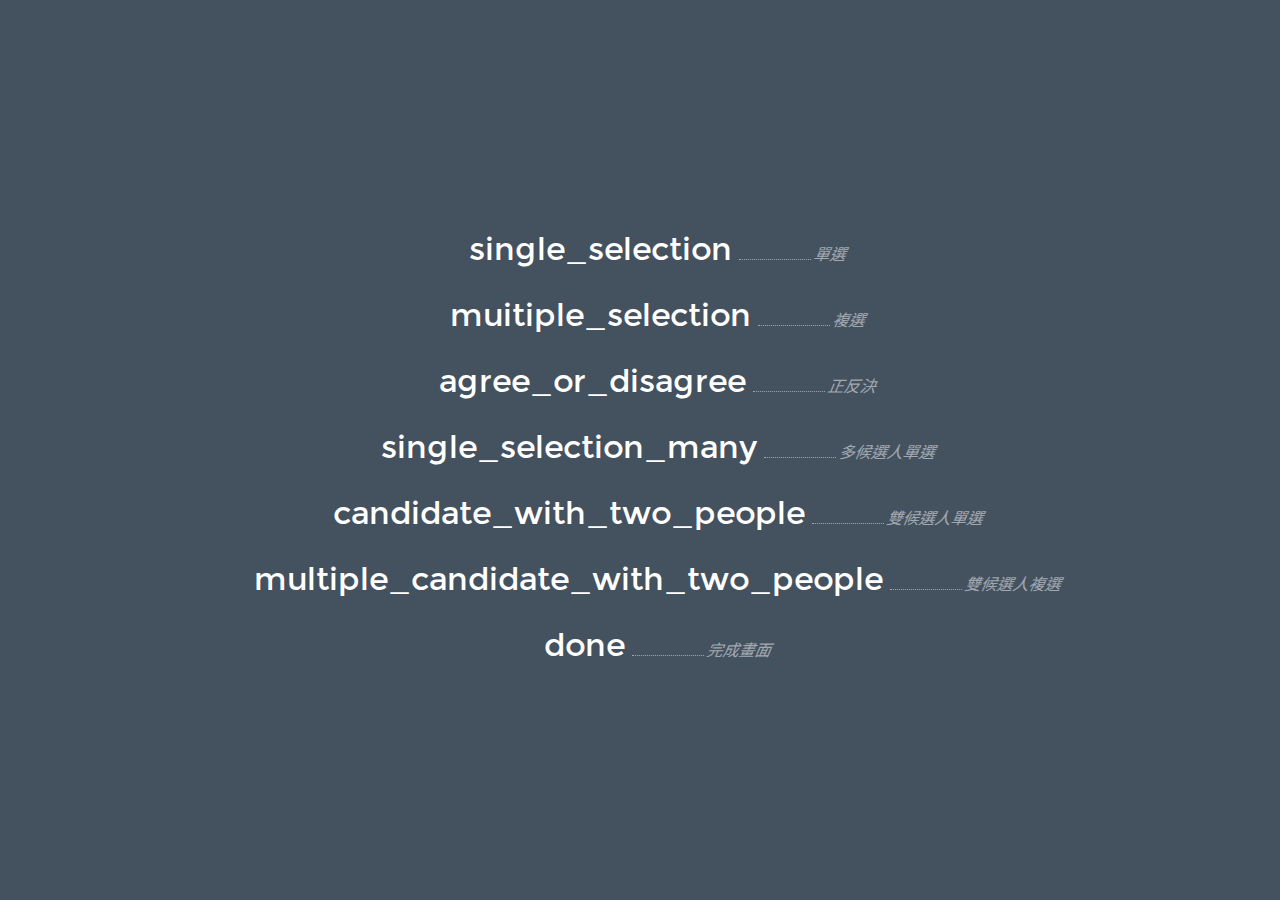
<file: index.html>
<!DOCTYPE html>
<html class='han-la' lang='zh-tw'>
  <head>
    <meta charset='utf-8'>
    <meta content='width=device-width, initial-scale=1.0, user-scalable=no' name='viewport'>
    <meta content='IE=edge,chrome=1' http-equiv='X-UA-Compatible'>
    <title>NTU Voting</title>
    <link href="css/all.css" rel="stylesheet" type="text/css" />
    <script src="js/modernizr.js" type="text/javascript"></script>
  </head>
  <body class='index'>
    <div class='ui-index'>
      <ul>
        <!-- %li= link_to 'token', 'token.html', :relative => true -->
        <li>
          <a href="single_selection.html">single_selection</a>
          <small>單選</small>
        </li>
        <li>
          <a href="muitiple_selection.html">muitiple_selection</a>
          <small>複選</small>
        </li>
        <li>
          <a href="agree_or_disagree.html">agree_or_disagree</a>
          <small>正反決</small>
        </li>
        <li>
          <a href="single_selection_many.html">single_selection_many</a>
          <small>多候選人單選</small>
        </li>
        <li>
          <a href="candidate_with_two_people.html">candidate_with_two_people</a>
          <small>雙候選人單選</small>
        </li>
        <li>
          <a href="multiple_candidate_with_two_people.html">multiple_candidate_with_two_people</a>
          <small>雙候選人複選</small>
        </li>
        <li>
          <a href="done.html">done</a>
          <small>完成畫面</small>
        </li>
      </ul>
    </div>
    <script src="js/all.js" type="text/javascript"></script>
  </body>
</html>
</file>
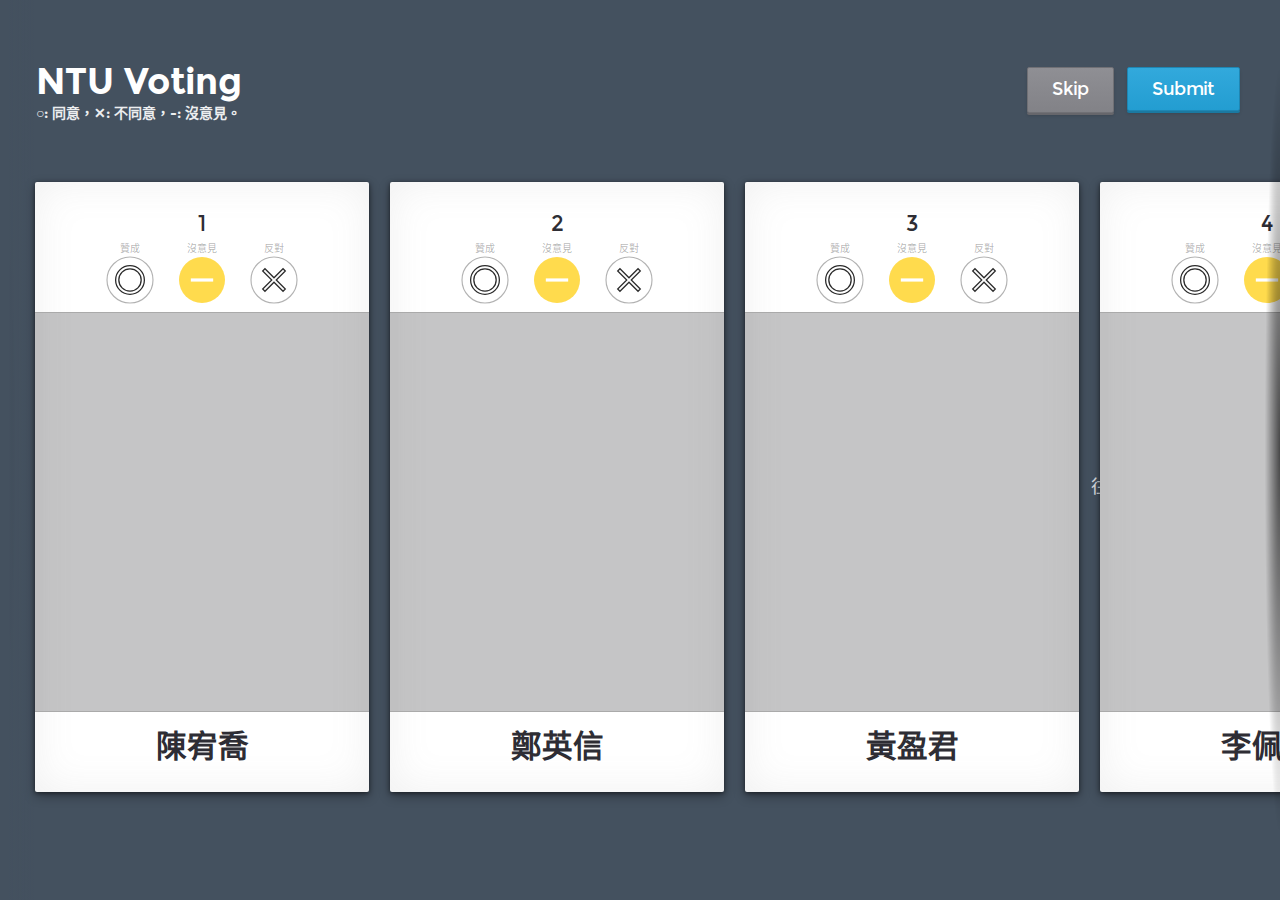
<file: agree_or_disagree.html>
<!DOCTYPE html>
<html class='han-la' lang='zh-tw'>
  <head>
    <meta charset='utf-8'>
    <meta content='width=device-width, initial-scale=1.0, user-scalable=no' name='viewport'>
    <meta content='IE=edge,chrome=1' http-equiv='X-UA-Compatible'>
    <title>NTU Voting</title>
    <link href="css/all.css" rel="stylesheet" type="text/css" />
    <script src="js/modernizr.js" type="text/javascript"></script>
  </head>
  <body class='agree_or_disagree'>
    <form action="" accept-charset="UTF-8" class="agree-or-disagree-form" method="post"><input type="text" name="skipped" class="skipped" style="display: none;" />
    <div class='header'>
      <hgroup class='title'>
        <h1>NTU Voting</h1>
        <h2>○: 同意，✕: 不同意，-: 沒意見。</h2>
      </hgroup>
      <div class='actions two-actions'>
        <button class='button skip'>Skip</button>
        <input type="submit" value="Submit" class="action button" />
      </div>
    </div>
    <div class='main' id='main'>
      <div class='votes'>
        <div class='vote'>
          <div class='candidate'>
            <div class='id'>1</div>
            <div class='choices'>
              <label class='agree'><input type="radio" name="opinion_to_1" class="agree" value="1" /></label>
              <label class='none'><input type="radio" name="opinion_to_1" class="none" value="0" checked="checked" /></label>
              <label class='disagree'><input type="radio" name="opinion_to_1" class="disagree" value="-1" /></label>
            </div>
            <div class='pic'>
              <div class='img' style='background-image: url(http://placehold.it/359x319/6cd958/2bf908)'></div>
            </div>
            <div class='name'>陳宥喬</div>
          </div>
        </div>
        <div class='vote'>
          <div class='candidate'>
            <div class='id'>2</div>
            <div class='choices'>
              <label class='agree'><input type="radio" name="opinion_to_2" class="agree" value="1" /></label>
              <label class='none'><input type="radio" name="opinion_to_2" class="none" value="0" checked="checked" /></label>
              <label class='disagree'><input type="radio" name="opinion_to_2" class="disagree" value="-1" /></label>
            </div>
            <div class='pic'>
              <div class='img' style='background-image: url(http://placehold.it/350x207/9b3401/b4d185)'></div>
            </div>
            <div class='name'>鄭英信</div>
          </div>
        </div>
        <div class='vote'>
          <div class='candidate'>
            <div class='id'>3</div>
            <div class='choices'>
              <label class='agree'><input type="radio" name="opinion_to_3" class="agree" value="1" /></label>
              <label class='none'><input type="radio" name="opinion_to_3" class="none" value="0" checked="checked" /></label>
              <label class='disagree'><input type="radio" name="opinion_to_3" class="disagree" value="-1" /></label>
            </div>
            <div class='pic'>
              <div class='img' style='background-image: url(http://placehold.it/321x314/28c061/64fd79)'></div>
            </div>
            <div class='name'>黃盈君</div>
          </div>
        </div>
        <div class='vote'>
          <div class='candidate'>
            <div class='id'>4</div>
            <div class='choices'>
              <label class='agree'><input type="radio" name="opinion_to_4" class="agree" value="1" /></label>
              <label class='none'><input type="radio" name="opinion_to_4" class="none" value="0" checked="checked" /></label>
              <label class='disagree'><input type="radio" name="opinion_to_4" class="disagree" value="-1" /></label>
            </div>
            <div class='pic'>
              <div class='img' style='background-image: url(http://placehold.it/329x391/e154f0/a8d4b1)'></div>
            </div>
            <div class='name'>李佩均</div>
          </div>
        </div>
        <div class='vote'>
          <div class='candidate'>
            <div class='id'>5</div>
            <div class='choices'>
              <label class='agree'><input type="radio" name="opinion_to_5" class="agree" value="1" /></label>
              <label class='none'><input type="radio" name="opinion_to_5" class="none" value="0" checked="checked" /></label>
              <label class='disagree'><input type="radio" name="opinion_to_5" class="disagree" value="-1" /></label>
            </div>
            <div class='pic'>
              <div class='img' style='background-image: url(http://placehold.it/336x216/73b19a/9d84b0)'></div>
            </div>
            <div class='name'>張寶丞</div>
          </div>
        </div>
        <div class='vote'>
          <div class='candidate'>
            <div class='id'>6</div>
            <div class='choices'>
              <label class='agree'><input type="radio" name="opinion_to_6" class="agree" value="1" /></label>
              <label class='none'><input type="radio" name="opinion_to_6" class="none" value="0" checked="checked" /></label>
              <label class='disagree'><input type="radio" name="opinion_to_6" class="disagree" value="-1" /></label>
            </div>
            <div class='pic'>
              <div class='img' style='background-image: url(http://placehold.it/284x286/a52f90/4fed89)'></div>
            </div>
            <div class='name'>周峻康</div>
          </div>
        </div>
        <div class='vote'>
          <div class='candidate'>
            <div class='id'>7</div>
            <div class='choices'>
              <label class='agree'><input type="radio" name="opinion_to_7" class="agree" value="1" /></label>
              <label class='none'><input type="radio" name="opinion_to_7" class="none" value="0" checked="checked" /></label>
              <label class='disagree'><input type="radio" name="opinion_to_7" class="disagree" value="-1" /></label>
            </div>
            <div class='pic'>
              <div class='img' style='background-image: url(http://placehold.it/210x371/a2e83c/a654db)'></div>
            </div>
            <div class='name'>黃鈺仲</div>
          </div>
        </div>
        <div class='vote'>
          <div class='candidate'>
            <div class='id'>8</div>
            <div class='choices'>
              <label class='agree'><input type="radio" name="opinion_to_8" class="agree" value="1" /></label>
              <label class='none'><input type="radio" name="opinion_to_8" class="none" value="0" checked="checked" /></label>
              <label class='disagree'><input type="radio" name="opinion_to_8" class="disagree" value="-1" /></label>
            </div>
            <div class='pic'>
              <div class='img' style='background-image: url(http://placehold.it/214x244/8f5ed0/4a35eb)'></div>
            </div>
            <div class='name'>黃聖燦</div>
          </div>
        </div>
        <div class='vote'>
          <div class='candidate'>
            <div class='id'>9</div>
            <div class='choices'>
              <label class='agree'><input type="radio" name="opinion_to_9" class="agree" value="1" /></label>
              <label class='none'><input type="radio" name="opinion_to_9" class="none" value="0" checked="checked" /></label>
              <label class='disagree'><input type="radio" name="opinion_to_9" class="disagree" value="-1" /></label>
            </div>
            <div class='pic'>
              <div class='img' style='background-image: url(http://placehold.it/213x314/f325c0/537b6e)'></div>
            </div>
            <div class='name'>陳珮旭</div>
          </div>
        </div>
        <div class='vote'>
          <div class='candidate'>
            <div class='id'>10</div>
            <div class='choices'>
              <label class='agree'><input type="radio" name="opinion_to_10" class="agree" value="1" /></label>
              <label class='none'><input type="radio" name="opinion_to_10" class="none" value="0" checked="checked" /></label>
              <label class='disagree'><input type="radio" name="opinion_to_10" class="disagree" value="-1" /></label>
            </div>
            <div class='pic'>
              <div class='img' style='background-image: url(http://placehold.it/345x296/15cfdb/d2791a)'></div>
            </div>
            <div class='name'>林明哲</div>
          </div>
        </div>
        <div class='vote'>
          <div class='candidate'>
            <div class='id'>11</div>
            <div class='choices'>
              <label class='agree'><input type="radio" name="opinion_to_11" class="agree" value="1" /></label>
              <label class='none'><input type="radio" name="opinion_to_11" class="none" value="0" checked="checked" /></label>
              <label class='disagree'><input type="radio" name="opinion_to_11" class="disagree" value="-1" /></label>
            </div>
            <div class='pic'>
              <div class='img' style='background-image: url(http://placehold.it/300x263/6807fa/f957a0)'></div>
            </div>
            <div class='name'>陳奕亞</div>
          </div>
        </div>
        <div class='vote'>
          <div class='candidate'>
            <div class='id'>12</div>
            <div class='choices'>
              <label class='agree'><input type="radio" name="opinion_to_12" class="agree" value="1" /></label>
              <label class='none'><input type="radio" name="opinion_to_12" class="none" value="0" checked="checked" /></label>
              <label class='disagree'><input type="radio" name="opinion_to_12" class="disagree" value="-1" /></label>
            </div>
            <div class='pic'>
              <div class='img' style='background-image: url(http://placehold.it/350x383/7e34d2/bd4e03)'></div>
            </div>
            <div class='name'>黃尹胤</div>
          </div>
        </div>
        <div class='vote'>
          <div class='candidate'>
            <div class='id'>13</div>
            <div class='choices'>
              <label class='agree'><input type="radio" name="opinion_to_13" class="agree" value="1" /></label>
              <label class='none'><input type="radio" name="opinion_to_13" class="none" value="0" checked="checked" /></label>
              <label class='disagree'><input type="radio" name="opinion_to_13" class="disagree" value="-1" /></label>
            </div>
            <div class='pic'>
              <div class='img' style='background-image: url(http://placehold.it/348x202/e97a5d/580731)'></div>
            </div>
            <div class='name'>阮尚岳</div>
          </div>
        </div>
        <div class='vote'>
          <div class='candidate'>
            <div class='id'>14</div>
            <div class='choices'>
              <label class='agree'><input type="radio" name="opinion_to_14" class="agree" value="1" /></label>
              <label class='none'><input type="radio" name="opinion_to_14" class="none" value="0" checked="checked" /></label>
              <label class='disagree'><input type="radio" name="opinion_to_14" class="disagree" value="-1" /></label>
            </div>
            <div class='pic'>
              <div class='img' style='background-image: url(http://placehold.it/276x216/a189fd/45ed21)'></div>
            </div>
            <div class='name'>林宜智</div>
          </div>
        </div>
        <div class='vote'>
          <div class='candidate'>
            <div class='id'>15</div>
            <div class='choices'>
              <label class='agree'><input type="radio" name="opinion_to_15" class="agree" value="1" /></label>
              <label class='none'><input type="radio" name="opinion_to_15" class="none" value="0" checked="checked" /></label>
              <label class='disagree'><input type="radio" name="opinion_to_15" class="disagree" value="-1" /></label>
            </div>
            <div class='pic'>
              <div class='img' style='background-image: url(http://placehold.it/399x328/f17e98/e095c3)'></div>
            </div>
            <div class='name'>陳韋勇</div>
          </div>
        </div>
        <div class='vote'>
          <div class='candidate'>
            <div class='id'>16</div>
            <div class='choices'>
              <label class='agree'><input type="radio" name="opinion_to_16" class="agree" value="1" /></label>
              <label class='none'><input type="radio" name="opinion_to_16" class="none" value="0" checked="checked" /></label>
              <label class='disagree'><input type="radio" name="opinion_to_16" class="disagree" value="-1" /></label>
            </div>
            <div class='pic'>
              <div class='img' style='background-image: url(http://placehold.it/358x335/310ac7/b47c09)'></div>
            </div>
            <div class='name'>王初娥</div>
          </div>
        </div>
        <div class='vote'>
          <div class='candidate'>
            <div class='id'>17</div>
            <div class='choices'>
              <label class='agree'><input type="radio" name="opinion_to_17" class="agree" value="1" /></label>
              <label class='none'><input type="radio" name="opinion_to_17" class="none" value="0" checked="checked" /></label>
              <label class='disagree'><input type="radio" name="opinion_to_17" class="disagree" value="-1" /></label>
            </div>
            <div class='pic'>
              <div class='img' style='background-image: url(http://placehold.it/277x252/3dfe5a/36f97e)'></div>
            </div>
            <div class='name'>鄭崇盛</div>
          </div>
        </div>
        <div class='vote'>
          <div class='candidate'>
            <div class='id'>18</div>
            <div class='choices'>
              <label class='agree'><input type="radio" name="opinion_to_18" class="agree" value="1" /></label>
              <label class='none'><input type="radio" name="opinion_to_18" class="none" value="0" checked="checked" /></label>
              <label class='disagree'><input type="radio" name="opinion_to_18" class="disagree" value="-1" /></label>
            </div>
            <div class='pic'>
              <div class='img' style='background-image: url(http://placehold.it/380x235/8dfa79/7dc863)'></div>
            </div>
            <div class='name'>陳郁婷</div>
          </div>
        </div>
        <div class='vote'>
          <div class='candidate'>
            <div class='id'>19</div>
            <div class='choices'>
              <label class='agree'><input type="radio" name="opinion_to_19" class="agree" value="1" /></label>
              <label class='none'><input type="radio" name="opinion_to_19" class="none" value="0" checked="checked" /></label>
              <label class='disagree'><input type="radio" name="opinion_to_19" class="disagree" value="-1" /></label>
            </div>
            <div class='pic'>
              <div class='img' style='background-image: url(http://placehold.it/334x312/391e6b/fba2e6)'></div>
            </div>
            <div class='name'>陳韋勇</div>
          </div>
        </div>
        <div class='vote'>
          <div class='candidate'>
            <div class='id'>20</div>
            <div class='choices'>
              <label class='agree'><input type="radio" name="opinion_to_20" class="agree" value="1" /></label>
              <label class='none'><input type="radio" name="opinion_to_20" class="none" value="0" checked="checked" /></label>
              <label class='disagree'><input type="radio" name="opinion_to_20" class="disagree" value="-1" /></label>
            </div>
            <div class='pic'>
              <div class='img' style='background-image: url(http://placehold.it/217x357/6ec140/391845)'></div>
            </div>
            <div class='name'>沈宇昕</div>
          </div>
        </div>
      </div>
    </div>
    </form>
    <script src="js/all.js" type="text/javascript"></script>
  </body>
</html>
</file>
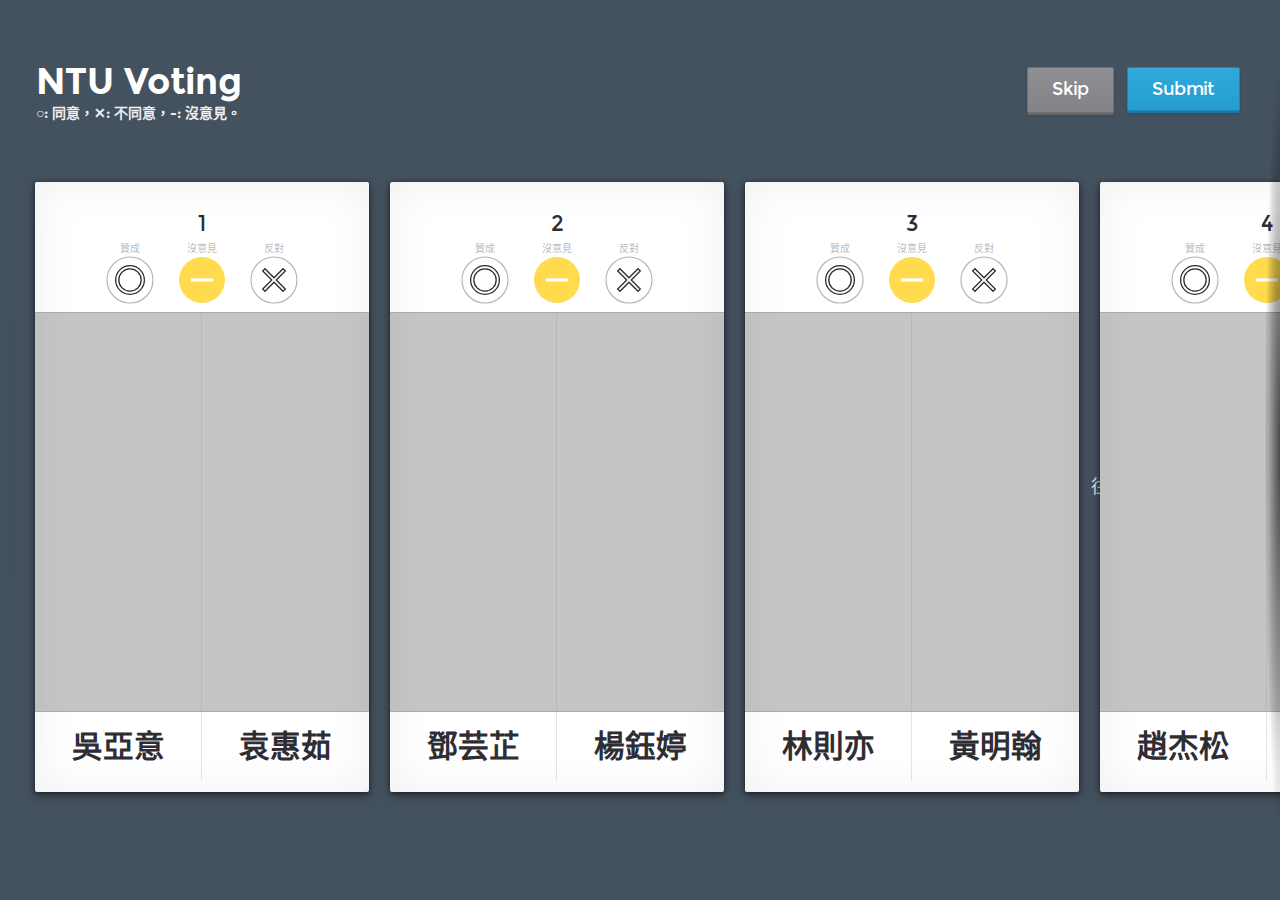
<file: agree_or_disagree_with_two_people.html>
<!DOCTYPE html>
<html class='han-la' lang='zh-tw'>
  <head>
    <meta charset='utf-8'>
    <meta content='width=device-width, initial-scale=1.0, user-scalable=no' name='viewport'>
    <meta content='IE=edge,chrome=1' http-equiv='X-UA-Compatible'>
    <title>NTU Voting</title>
    <link href="css/all.css" rel="stylesheet" type="text/css" />
    <script src="js/modernizr.js" type="text/javascript"></script>
  </head>
  <body class='agree_or_disagree_with_two_people'>
    <form action="" accept-charset="UTF-8" class="agree-or-disagree-form" method="post"><input type="text" name="skipped" class="skipped" style="display: none;" />
    <div class='header'>
      <hgroup class='title'>
        <h1>NTU Voting</h1>
        <h2>○: 同意，✕: 不同意，-: 沒意見。</h2>
      </hgroup>
      <div class='actions two-actions'>
        <button class='button skip'>Skip</button>
        <input type="submit" value="Submit" class="action button" />
      </div>
    </div>
    <div class='main' id='main'>
      <div class='votes'>
        <div class='vote'>
          <div class='candidate'>
            <div class='id'>1</div>
            <div class='choices'>
              <label class='agree'><input type="radio" name="opinion_to_1" class="agree" value="1" /></label>
              <label class='none'><input type="radio" name="opinion_to_1" class="none" value="0" checked="checked" /></label>
              <label class='disagree'><input type="radio" name="opinion_to_1" class="disagree" value="-1" /></label>
            </div>
            <div class='pic'>
              <div class='img' style='background-image: url(http://placehold.it/385x324/7658fd/9ba2fc)'></div>
              <div class='img' style='background-image: url(http://placehold.it/330x384/cde083/6c1234)'></div>
            </div>
            <div class='name'>
              <div>吳亞意</div>
              <div>袁惠茹</div>
            </div>
          </div>
        </div>
        <div class='vote'>
          <div class='candidate'>
            <div class='id'>2</div>
            <div class='choices'>
              <label class='agree'><input type="radio" name="opinion_to_2" class="agree" value="1" /></label>
              <label class='none'><input type="radio" name="opinion_to_2" class="none" value="0" checked="checked" /></label>
              <label class='disagree'><input type="radio" name="opinion_to_2" class="disagree" value="-1" /></label>
            </div>
            <div class='pic'>
              <div class='img' style='background-image: url(http://placehold.it/289x271/382cba/5b94d3)'></div>
              <div class='img' style='background-image: url(http://placehold.it/392x252/176be2/94bfc0)'></div>
            </div>
            <div class='name'>
              <div>鄧芸芷</div>
              <div>楊鈺婷</div>
            </div>
          </div>
        </div>
        <div class='vote'>
          <div class='candidate'>
            <div class='id'>3</div>
            <div class='choices'>
              <label class='agree'><input type="radio" name="opinion_to_3" class="agree" value="1" /></label>
              <label class='none'><input type="radio" name="opinion_to_3" class="none" value="0" checked="checked" /></label>
              <label class='disagree'><input type="radio" name="opinion_to_3" class="disagree" value="-1" /></label>
            </div>
            <div class='pic'>
              <div class='img' style='background-image: url(http://placehold.it/206x295/c61fdb/d723a0)'></div>
              <div class='img' style='background-image: url(http://placehold.it/247x296/9568b3/f08a5b)'></div>
            </div>
            <div class='name'>
              <div>林則亦</div>
              <div>黃明翰</div>
            </div>
          </div>
        </div>
        <div class='vote'>
          <div class='candidate'>
            <div class='id'>4</div>
            <div class='choices'>
              <label class='agree'><input type="radio" name="opinion_to_4" class="agree" value="1" /></label>
              <label class='none'><input type="radio" name="opinion_to_4" class="none" value="0" checked="checked" /></label>
              <label class='disagree'><input type="radio" name="opinion_to_4" class="disagree" value="-1" /></label>
            </div>
            <div class='pic'>
              <div class='img' style='background-image: url(http://placehold.it/284x266/645ea0/53cb26)'></div>
              <div class='img' style='background-image: url(http://placehold.it/228x262/2bd503/2b345d)'></div>
            </div>
            <div class='name'>
              <div>趙杰松</div>
              <div>黃雅馨</div>
            </div>
          </div>
        </div>
        <div class='vote'>
          <div class='candidate'>
            <div class='id'>5</div>
            <div class='choices'>
              <label class='agree'><input type="radio" name="opinion_to_5" class="agree" value="1" /></label>
              <label class='none'><input type="radio" name="opinion_to_5" class="none" value="0" checked="checked" /></label>
              <label class='disagree'><input type="radio" name="opinion_to_5" class="disagree" value="-1" /></label>
            </div>
            <div class='pic'>
              <div class='img' style='background-image: url(http://placehold.it/387x250/17eb3d/27eb9d)'></div>
              <div class='img' style='background-image: url(http://placehold.it/275x287/9b5048/0d35e4)'></div>
            </div>
            <div class='name'>
              <div>毛明瑜</div>
              <div>連青菁</div>
            </div>
          </div>
        </div>
        <div class='vote'>
          <div class='candidate'>
            <div class='id'>6</div>
            <div class='choices'>
              <label class='agree'><input type="radio" name="opinion_to_6" class="agree" value="1" /></label>
              <label class='none'><input type="radio" name="opinion_to_6" class="none" value="0" checked="checked" /></label>
              <label class='disagree'><input type="radio" name="opinion_to_6" class="disagree" value="-1" /></label>
            </div>
            <div class='pic'>
              <div class='img' style='background-image: url(http://placehold.it/373x398/6f407c/2fd9b3)'></div>
              <div class='img' style='background-image: url(http://placehold.it/231x345/c0639a/37afbc)'></div>
            </div>
            <div class='name'>
              <div>李秋恭</div>
              <div>吳芝紋</div>
            </div>
          </div>
        </div>
        <div class='vote'>
          <div class='candidate'>
            <div class='id'>7</div>
            <div class='choices'>
              <label class='agree'><input type="radio" name="opinion_to_7" class="agree" value="1" /></label>
              <label class='none'><input type="radio" name="opinion_to_7" class="none" value="0" checked="checked" /></label>
              <label class='disagree'><input type="radio" name="opinion_to_7" class="disagree" value="-1" /></label>
            </div>
            <div class='pic'>
              <div class='img' style='background-image: url(http://placehold.it/303x323/a3dcb4/293df8)'></div>
              <div class='img' style='background-image: url(http://placehold.it/336x379/24b5d0/2db01f)'></div>
            </div>
            <div class='name'>
              <div>吳昶隆</div>
              <div>黃美玲</div>
            </div>
          </div>
        </div>
        <div class='vote'>
          <div class='candidate'>
            <div class='id'>8</div>
            <div class='choices'>
              <label class='agree'><input type="radio" name="opinion_to_8" class="agree" value="1" /></label>
              <label class='none'><input type="radio" name="opinion_to_8" class="none" value="0" checked="checked" /></label>
              <label class='disagree'><input type="radio" name="opinion_to_8" class="disagree" value="-1" /></label>
            </div>
            <div class='pic'>
              <div class='img' style='background-image: url(http://placehold.it/233x361/6bda54/802def)'></div>
              <div class='img' style='background-image: url(http://placehold.it/297x318/fb2671/f254dc)'></div>
            </div>
            <div class='name'>
              <div>楊曉薇</div>
              <div>沈邦俊</div>
            </div>
          </div>
        </div>
        <div class='vote'>
          <div class='candidate'>
            <div class='id'>9</div>
            <div class='choices'>
              <label class='agree'><input type="radio" name="opinion_to_9" class="agree" value="1" /></label>
              <label class='none'><input type="radio" name="opinion_to_9" class="none" value="0" checked="checked" /></label>
              <label class='disagree'><input type="radio" name="opinion_to_9" class="disagree" value="-1" /></label>
            </div>
            <div class='pic'>
              <div class='img' style='background-image: url(http://placehold.it/375x377/470c59/320a1e)'></div>
              <div class='img' style='background-image: url(http://placehold.it/224x320/36f580/14b602)'></div>
            </div>
            <div class='name'>
              <div>黃尹胤</div>
              <div>林雅君</div>
            </div>
          </div>
        </div>
        <div class='vote'>
          <div class='candidate'>
            <div class='id'>10</div>
            <div class='choices'>
              <label class='agree'><input type="radio" name="opinion_to_10" class="agree" value="1" /></label>
              <label class='none'><input type="radio" name="opinion_to_10" class="none" value="0" checked="checked" /></label>
              <label class='disagree'><input type="radio" name="opinion_to_10" class="disagree" value="-1" /></label>
            </div>
            <div class='pic'>
              <div class='img' style='background-image: url(http://placehold.it/301x209/528e3a/967032)'></div>
              <div class='img' style='background-image: url(http://placehold.it/363x307/8ab936/b7ad16)'></div>
            </div>
            <div class='name'>
              <div>周苑韻</div>
              <div>郭富元</div>
            </div>
          </div>
        </div>
      </div>
    </div>
    </form>
    <script src="js/all.js" type="text/javascript"></script>
  </body>
</html>
</file>
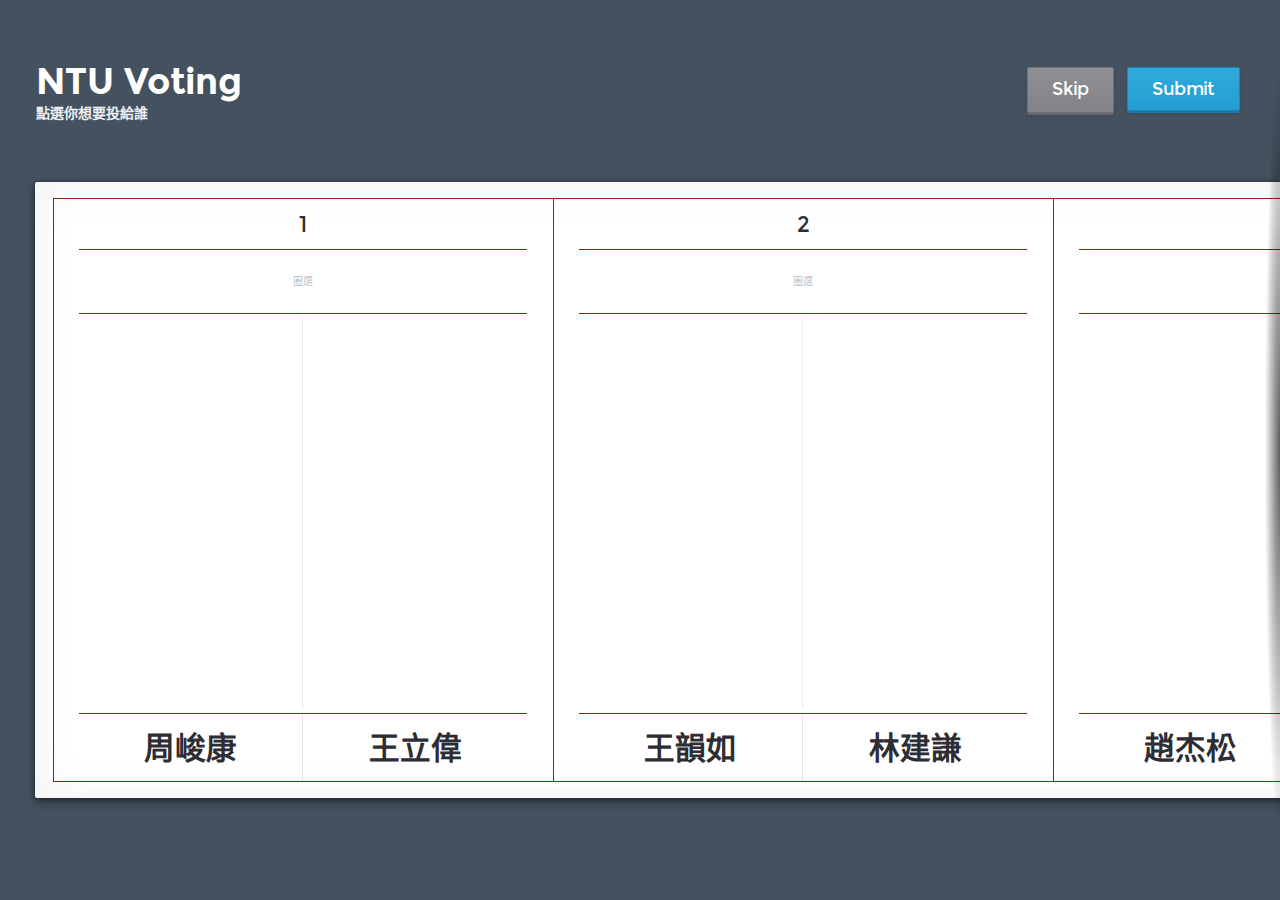
<file: candidate_with_two_people.html>
<!DOCTYPE html>
<html class='han-la' lang='zh-tw'>
  <head>
    <meta charset='utf-8'>
    <meta content='width=device-width, initial-scale=1.0, user-scalable=no' name='viewport'>
    <meta content='IE=edge,chrome=1' http-equiv='X-UA-Compatible'>
    <title>NTU Voting</title>
    <link href="css/all.css" rel="stylesheet" type="text/css" />
    <script src="js/modernizr.js" type="text/javascript"></script>
  </head>
  <body class='candidate_with_two_people'>
    <form action="" accept-charset="UTF-8" class="single-selection-form" method="post"><input type="text" name="skipped" class="skipped" style="display: none;" />
    <div class='header'>
      <hgroup class='title'>
        <h1>NTU Voting</h1>
        <h2>點選你想要投給誰</h2>
      </hgroup>
      <div class='actions two-actions'>
        <button class='button skip'>Skip</button>
        <input type="submit" value="Submit" class="action button" />
      </div>
      <input type="hidden" name="selection" id="selection" />
    </div>
    <div class='main' id='main'>
      <div class='votes'>
        <div class='vote'>
          <div class='candidate selection big'>
            <div class='id'>1</div>
            <div class='elect'></div>
            <div class='pic'>
              <div class='img' style='background-image: url(http://placehold.it/396x375/f8b1d6/3fd12b)'></div>
              <div class='img' style='background-image: url(http://placehold.it/203x371/6e1f85/8d0a74)'></div>
            </div>
            <div class='name'>
              <div>周峻康</div>
              <div>王立偉</div>
            </div>
          </div>
          <div class='candidate selection big'>
            <div class='id'>2</div>
            <div class='elect'></div>
            <div class='pic'>
              <div class='img' style='background-image: url(http://placehold.it/320x257/d14a60/4d89ec)'></div>
              <div class='img' style='background-image: url(http://placehold.it/301x362/fe1285/b36ce1)'></div>
            </div>
            <div class='name'>
              <div>王韻如</div>
              <div>林建謙</div>
            </div>
          </div>
          <div class='candidate selection big'>
            <div class='id'>3</div>
            <div class='elect'></div>
            <div class='pic'>
              <div class='img' style='background-image: url(http://placehold.it/287x350/d95fa6/3178fd)'></div>
              <div class='img' style='background-image: url(http://placehold.it/362x285/197cda/75491b)'></div>
            </div>
            <div class='name'>
              <div>趙杰松</div>
              <div>張明屏</div>
            </div>
          </div>
          <div class='candidate selection big'>
            <div class='id'>4</div>
            <div class='elect'></div>
            <div class='pic'>
              <div class='img' style='background-image: url(http://placehold.it/380x385/b19e45/ae27d6)'></div>
              <div class='img' style='background-image: url(http://placehold.it/269x321/21dfca/6948fc)'></div>
            </div>
            <div class='name'>
              <div>林心映</div>
              <div>謝緯仁</div>
            </div>
          </div>
          <div class='candidate selection big'>
            <div class='id'>5</div>
            <div class='elect'></div>
            <div class='pic'>
              <div class='img' style='background-image: url(http://placehold.it/245x261/a05b3d/27fd19)'></div>
              <div class='img' style='background-image: url(http://placehold.it/304x300/8576c4/a6012d)'></div>
            </div>
            <div class='name'>
              <div>汪佳財</div>
              <div>何博鈞</div>
            </div>
          </div>
          <div class='candidate selection big'>
            <div class='id'>6</div>
            <div class='elect'></div>
            <div class='pic'>
              <div class='img' style='background-image: url(http://placehold.it/350x256/e5d6c2/4c28a6)'></div>
              <div class='img' style='background-image: url(http://placehold.it/220x349/25fc40/e7294d)'></div>
            </div>
            <div class='name'>
              <div>張明屏</div>
              <div>陳鎮宇</div>
            </div>
          </div>
          <div class='candidate selection big'>
            <div class='id'>7</div>
            <div class='elect'></div>
            <div class='pic'>
              <div class='img' style='background-image: url(http://placehold.it/272x369/ca3b76/5c089e)'></div>
              <div class='img' style='background-image: url(http://placehold.it/375x297/6a2b04/c019f7)'></div>
            </div>
            <div class='name'>
              <div>杜俊偉</div>
              <div>鄭凱琳</div>
            </div>
          </div>
          <div class='candidate selection big'>
            <div class='id'>8</div>
            <div class='elect'></div>
            <div class='pic'>
              <div class='img' style='background-image: url(http://placehold.it/234x341/1a0296/0ab352)'></div>
              <div class='img' style='background-image: url(http://placehold.it/298x315/2bcf78/d84103)'></div>
            </div>
            <div class='name'>
              <div>方育廷</div>
              <div>楊曉薇</div>
            </div>
          </div>
          <div class='candidate selection big'>
            <div class='id'>9</div>
            <div class='elect'></div>
            <div class='pic'>
              <div class='img' style='background-image: url(http://placehold.it/363x390/305427/d78423)'></div>
              <div class='img' style='background-image: url(http://placehold.it/227x299/7d4501/47261c)'></div>
            </div>
            <div class='name'>
              <div>鄭佐一</div>
              <div>李孝舜</div>
            </div>
          </div>
          <div class='candidate selection big'>
            <div class='id'>10</div>
            <div class='elect'></div>
            <div class='pic'>
              <div class='img' style='background-image: url(http://placehold.it/361x388/ea25fd/8bf24e)'></div>
              <div class='img' style='background-image: url(http://placehold.it/201x308/24defb/a94f01)'></div>
            </div>
            <div class='name'>
              <div>涂敬軍</div>
              <div>李怡欣</div>
            </div>
          </div>
        </div>
      </div>
    </div>
    </form>
    <script src="js/all.js" type="text/javascript"></script>
  </body>
</html>
</file>
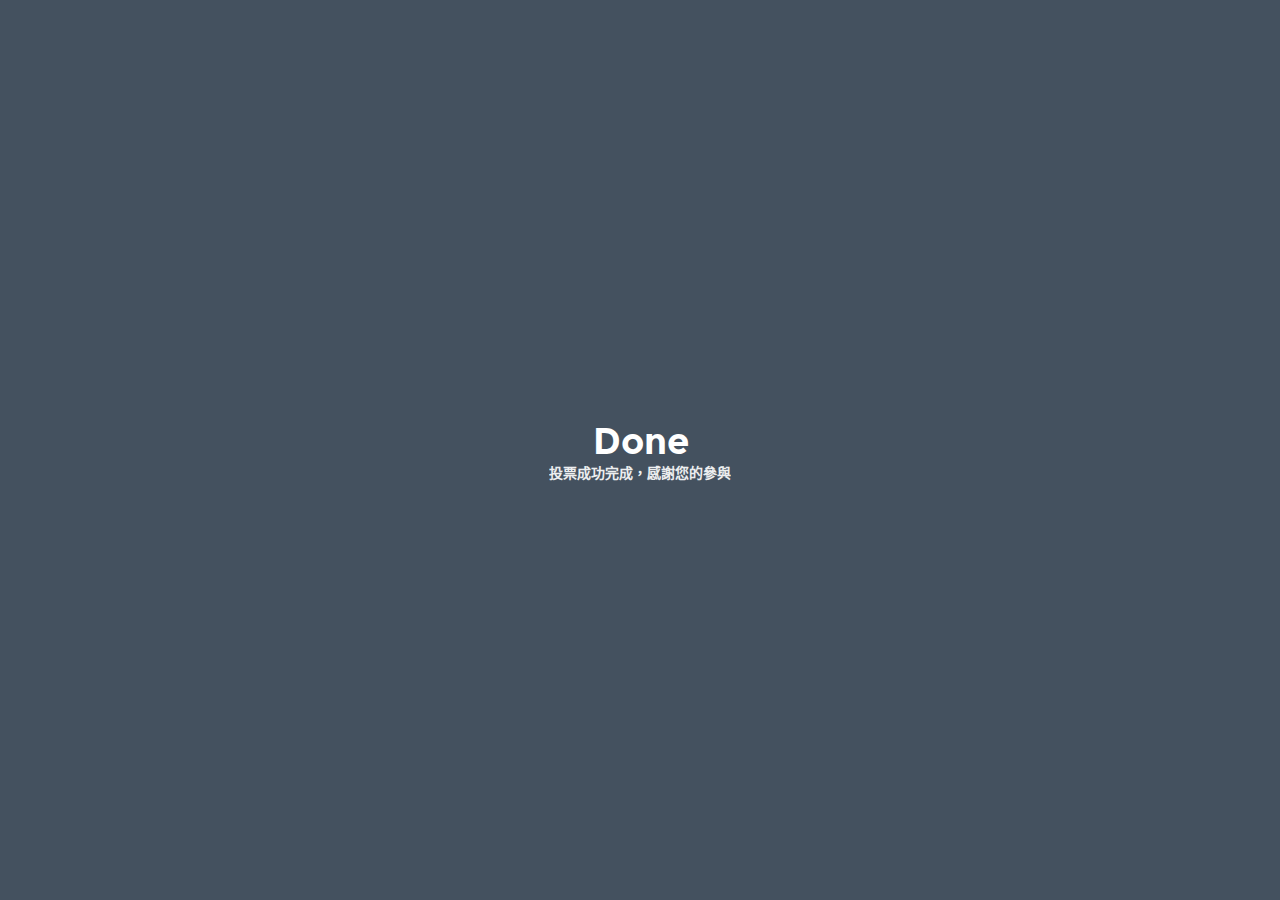
<file: done.html>
<!DOCTYPE html>
<html class='han-la' lang='zh-tw'>
  <head>
    <meta charset='utf-8'>
    <meta content='width=device-width, initial-scale=1.0, user-scalable=no' name='viewport'>
    <meta content='IE=edge,chrome=1' http-equiv='X-UA-Compatible'>
    <title>NTU Voting</title>
    <link href="css/all.css" rel="stylesheet" type="text/css" />
    <script src="js/modernizr.js" type="text/javascript"></script>
  </head>
  <body class='done'>
    <div class='done'>
      <hgroup class='title'>
        <h1>Done</h1>
        <h2>投票成功完成，感謝您的參與</h2>
      </hgroup>
    </div>
    <script src="js/all.js" type="text/javascript"></script>
  </body>
</html>
</file>
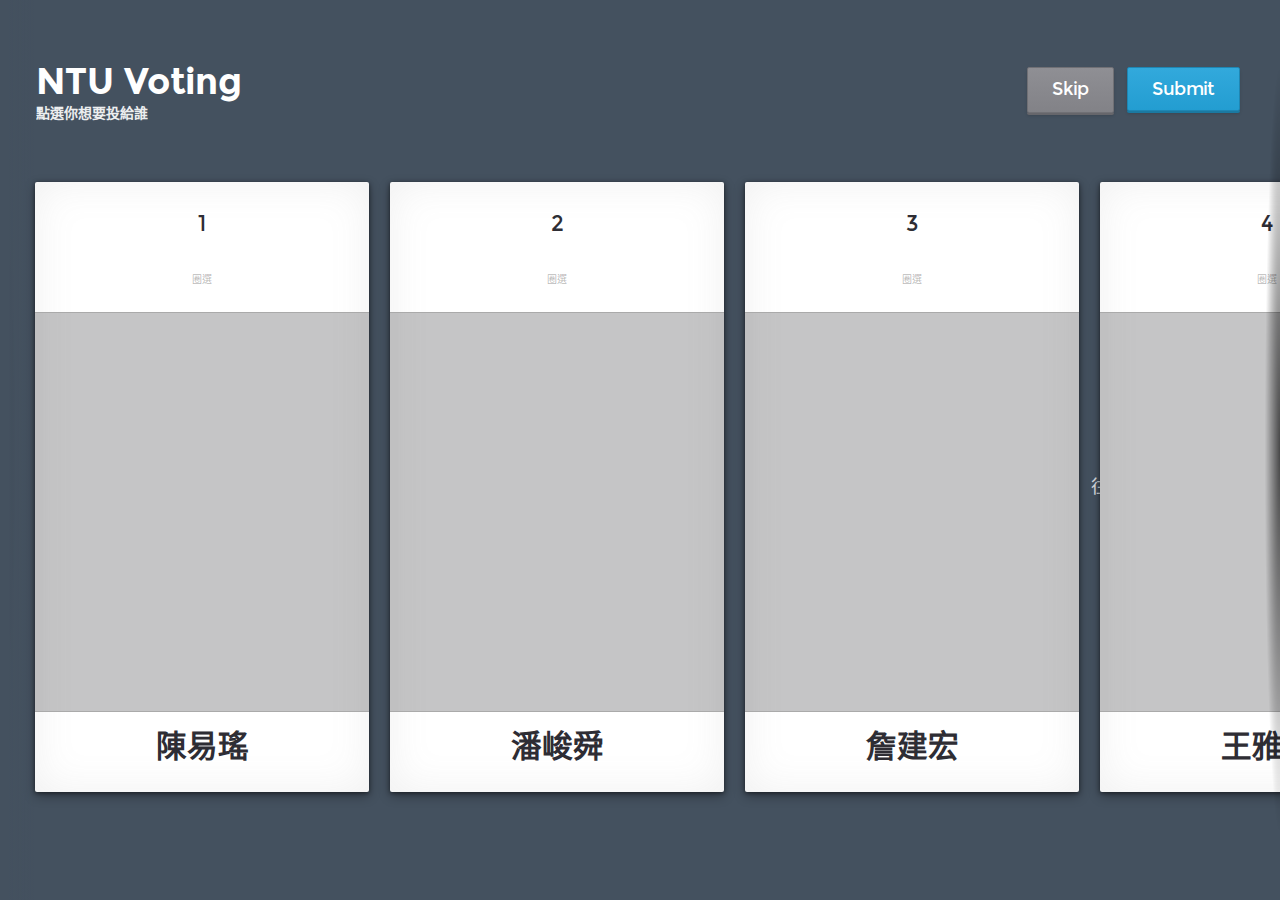
<file: muitiple_selection.html>
<!DOCTYPE html>
<html class='han-la' lang='zh-tw'>
  <head>
    <meta charset='utf-8'>
    <meta content='width=device-width, initial-scale=1.0, user-scalable=no' name='viewport'>
    <meta content='IE=edge,chrome=1' http-equiv='X-UA-Compatible'>
    <title>NTU Voting</title>
    <link href="css/all.css" rel="stylesheet" type="text/css" />
    <script src="js/modernizr.js" type="text/javascript"></script>
  </head>
  <body class='muitiple_selection'>
    <form action="" accept-charset="UTF-8" class="multiple-selection-form" method="post"><input type="text" name="skipped" class="skipped" style="display: none;" />
    <div class='header'>
      <hgroup class='title'>
        <h1>NTU Voting</h1>
        <h2>點選你想要投給誰</h2>
      </hgroup>
      <div class='actions two-actions'>
        <button class='button skip'>Skip</button>
        <input type="submit" value="Submit" class="action button" />
      </div>
      <input type="hidden" name="selection" id="selection" />
    </div>
    <div class='main' id='main'>
      <div class='votes'>
        <div class='vote'>
          <div class='candidate selection'>
            <div class='id'>1</div>
            <div class='elect'></div>
            <div class='pic'>
              <div class='img' style='background-image: url(http://placehold.it/303x354/ac3f1b/175a26)'></div>
            </div>
            <div class='name'>陳易瑤</div>
          </div>
        </div>
        <div class='vote'>
          <div class='candidate selection'>
            <div class='id'>2</div>
            <div class='elect'></div>
            <div class='pic'>
              <div class='img' style='background-image: url(http://placehold.it/279x212/15eab8/9b2573)'></div>
            </div>
            <div class='name'>潘峻舜</div>
          </div>
        </div>
        <div class='vote'>
          <div class='candidate selection'>
            <div class='id'>3</div>
            <div class='elect'></div>
            <div class='pic'>
              <div class='img' style='background-image: url(http://placehold.it/205x305/7208cd/27c631)'></div>
            </div>
            <div class='name'>詹建宏</div>
          </div>
        </div>
        <div class='vote'>
          <div class='candidate selection'>
            <div class='id'>4</div>
            <div class='elect'></div>
            <div class='pic'>
              <div class='img' style='background-image: url(http://placehold.it/316x331/423d81/58bfa7)'></div>
            </div>
            <div class='name'>王雅云</div>
          </div>
        </div>
        <div class='vote'>
          <div class='candidate selection'>
            <div class='id'>5</div>
            <div class='elect'></div>
            <div class='pic'>
              <div class='img' style='background-image: url(http://placehold.it/259x376/e472da/237018)'></div>
            </div>
            <div class='name'>衡欣儀</div>
          </div>
        </div>
        <div class='vote'>
          <div class='candidate selection'>
            <div class='id'>6</div>
            <div class='elect'></div>
            <div class='pic'>
              <div class='img' style='background-image: url(http://placehold.it/269x351/aeb428/c64fe8)'></div>
            </div>
            <div class='name'>何博鈞</div>
          </div>
        </div>
        <div class='vote'>
          <div class='candidate selection'>
            <div class='id'>7</div>
            <div class='elect'></div>
            <div class='pic'>
              <div class='img' style='background-image: url(http://placehold.it/399x393/8d432b/965823)'></div>
            </div>
            <div class='name'>張瑋雪</div>
          </div>
        </div>
        <div class='vote'>
          <div class='candidate selection'>
            <div class='id'>8</div>
            <div class='elect'></div>
            <div class='pic'>
              <div class='img' style='background-image: url(http://placehold.it/210x339/817d6e/95ef72)'></div>
            </div>
            <div class='name'>鄭崇盛</div>
          </div>
        </div>
        <div class='vote'>
          <div class='candidate selection'>
            <div class='id'>9</div>
            <div class='elect'></div>
            <div class='pic'>
              <div class='img' style='background-image: url(http://placehold.it/221x374/2d3cb6/36c4fa)'></div>
            </div>
            <div class='name'>吳萱紋</div>
          </div>
        </div>
        <div class='vote'>
          <div class='candidate selection'>
            <div class='id'>10</div>
            <div class='elect'></div>
            <div class='pic'>
              <div class='img' style='background-image: url(http://placehold.it/341x313/3b2df9/c6089d)'></div>
            </div>
            <div class='name'>黃思能</div>
          </div>
        </div>
        <div class='vote'>
          <div class='candidate selection'>
            <div class='id'>11</div>
            <div class='elect'></div>
            <div class='pic'>
              <div class='img' style='background-image: url(http://placehold.it/328x374/28169b/becf95)'></div>
            </div>
            <div class='name'>陳惠珠</div>
          </div>
        </div>
        <div class='vote'>
          <div class='candidate selection'>
            <div class='id'>12</div>
            <div class='elect'></div>
            <div class='pic'>
              <div class='img' style='background-image: url(http://placehold.it/295x326/6a18dc/a3c180)'></div>
            </div>
            <div class='name'>楊鈺婷</div>
          </div>
        </div>
        <div class='vote'>
          <div class='candidate selection'>
            <div class='id'>13</div>
            <div class='elect'></div>
            <div class='pic'>
              <div class='img' style='background-image: url(http://placehold.it/304x219/1fe80c/7cea51)'></div>
            </div>
            <div class='name'>張永月</div>
          </div>
        </div>
        <div class='vote'>
          <div class='candidate selection'>
            <div class='id'>14</div>
            <div class='elect'></div>
            <div class='pic'>
              <div class='img' style='background-image: url(http://placehold.it/317x340/c0e34b/53d8c2)'></div>
            </div>
            <div class='name'>黃聖燦</div>
          </div>
        </div>
        <div class='vote'>
          <div class='candidate selection'>
            <div class='id'>15</div>
            <div class='elect'></div>
            <div class='pic'>
              <div class='img' style='background-image: url(http://placehold.it/273x215/f82405/104ed3)'></div>
            </div>
            <div class='name'>何博鈞</div>
          </div>
        </div>
        <div class='vote'>
          <div class='candidate selection'>
            <div class='id'>16</div>
            <div class='elect'></div>
            <div class='pic'>
              <div class='img' style='background-image: url(http://placehold.it/211x331/40c6ad/b1e975)'></div>
            </div>
            <div class='name'>汪佳財</div>
          </div>
        </div>
        <div class='vote'>
          <div class='candidate selection'>
            <div class='id'>17</div>
            <div class='elect'></div>
            <div class='pic'>
              <div class='img' style='background-image: url(http://placehold.it/305x312/36702c/0dc54f)'></div>
            </div>
            <div class='name'>游興燦</div>
          </div>
        </div>
        <div class='vote'>
          <div class='candidate selection'>
            <div class='id'>18</div>
            <div class='elect'></div>
            <div class='pic'>
              <div class='img' style='background-image: url(http://placehold.it/379x209/4109a8/db7264)'></div>
            </div>
            <div class='name'>洪建佑</div>
          </div>
        </div>
        <div class='vote'>
          <div class='candidate selection'>
            <div class='id'>19</div>
            <div class='elect'></div>
            <div class='pic'>
              <div class='img' style='background-image: url(http://placehold.it/225x325/05e2d8/3e7b89)'></div>
            </div>
            <div class='name'>張瑋雪</div>
          </div>
        </div>
        <div class='vote'>
          <div class='candidate selection'>
            <div class='id'>20</div>
            <div class='elect'></div>
            <div class='pic'>
              <div class='img' style='background-image: url(http://placehold.it/381x393/2fed19/2c6bf9)'></div>
            </div>
            <div class='name'>張致喜</div>
          </div>
        </div>
      </div>
    </div>
    </form>
    <script src="js/all.js" type="text/javascript"></script>
  </body>
</html>
</file>
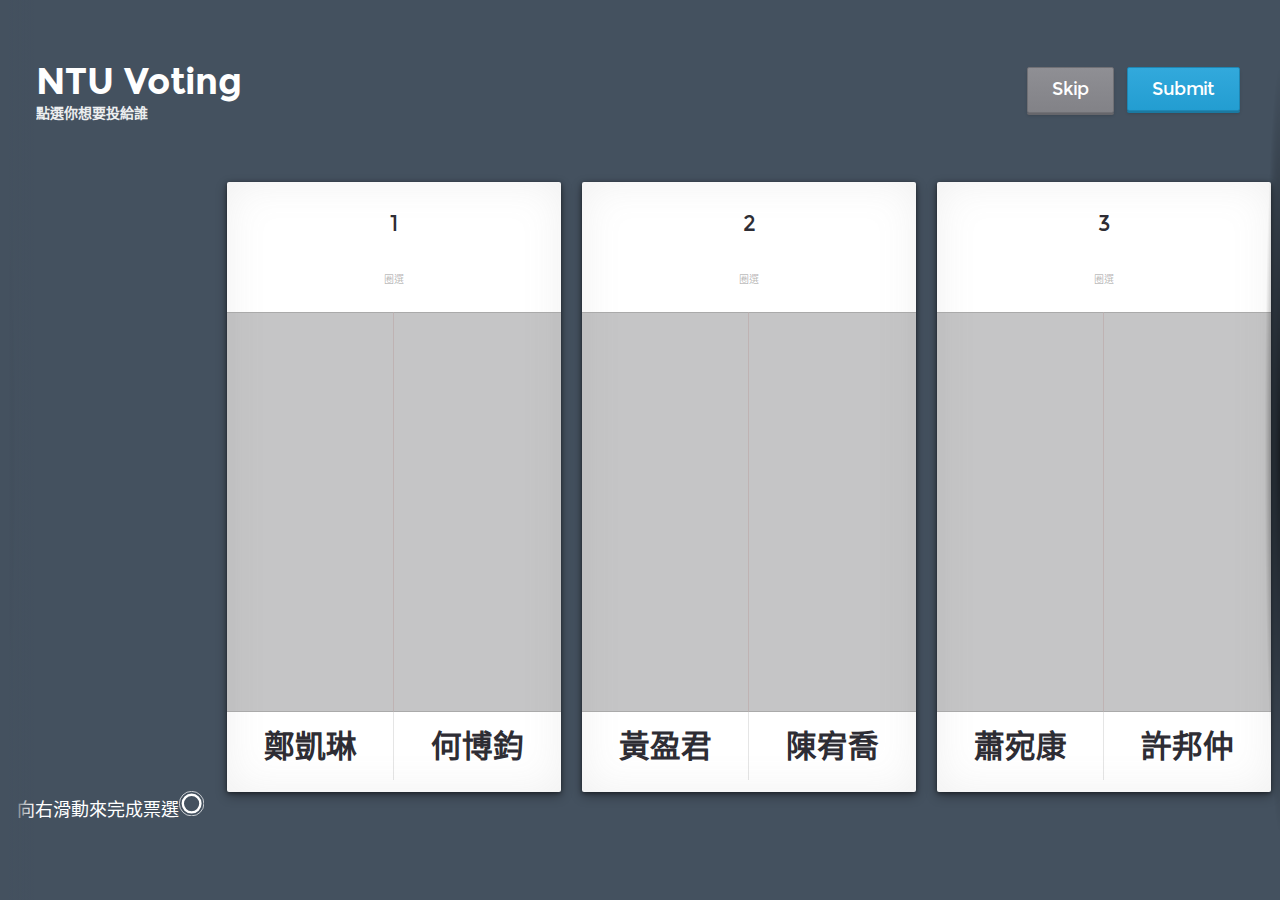
<file: multiple_candidate_with_two_people.html>
<!DOCTYPE html>
<html class='han-la' lang='zh-tw'>
  <head>
    <meta charset='utf-8'>
    <meta content='width=device-width, initial-scale=1.0, user-scalable=no' name='viewport'>
    <meta content='IE=edge,chrome=1' http-equiv='X-UA-Compatible'>
    <title>NTU Voting</title>
    <link href="css/all.css" rel="stylesheet" type="text/css" />
    <script src="js/modernizr.js" type="text/javascript"></script>
  </head>
  <body class='multiple_candidate_with_two_people'>
    <form action="" accept-charset="UTF-8" class="multiple-selection-form choose-one" method="post"><input type="text" name="skipped" class="skipped" style="display: none;" />
    <div class='header'>
      <hgroup class='title'>
        <h1>NTU Voting</h1>
        <h2>點選你想要投給誰</h2>
      </hgroup>
      <div class='actions two-actions'>
        <button class='button skip'>Skip</button>
        <input type="submit" value="Submit" class="action button" />
      </div>
      <input type="hidden" name="selection" id="selection" />
    </div>
    <div class='main' id='main'>
      <div class='scrolling-hint'>向右滑動來完成票選</div>
      <div class='votes'>
        <div class='vote'>
          <div class='candidate selection big'>
            <div class='id'>1</div>
            <div class='elect'></div>
            <div class='pic'>
              <div class='img' style='background-image: url(http://placehold.it/373x368/50193e/b1952c)'></div>
              <div class='img' style='background-image: url(http://placehold.it/262x217/e18730/40e9cf)'></div>
            </div>
            <div class='name'>
              <div>鄭凱琳</div>
              <div>何博鈞</div>
            </div>
          </div>
        </div>
        <div class='vote'>
          <div class='candidate selection big'>
            <div class='id'>2</div>
            <div class='elect'></div>
            <div class='pic'>
              <div class='img' style='background-image: url(http://placehold.it/380x282/835c12/1fa354)'></div>
              <div class='img' style='background-image: url(http://placehold.it/311x316/0f764d/7af9ce)'></div>
            </div>
            <div class='name'>
              <div>黃盈君</div>
              <div>陳宥喬</div>
            </div>
          </div>
        </div>
        <div class='vote'>
          <div class='candidate selection big'>
            <div class='id'>3</div>
            <div class='elect'></div>
            <div class='pic'>
              <div class='img' style='background-image: url(http://placehold.it/276x281/fc402a/89f165)'></div>
              <div class='img' style='background-image: url(http://placehold.it/217x390/5b1e6c/f80a71)'></div>
            </div>
            <div class='name'>
              <div>蕭宛康</div>
              <div>許邦仲</div>
            </div>
          </div>
        </div>
        <div class='vote'>
          <div class='candidate selection big'>
            <div class='id'>4</div>
            <div class='elect'></div>
            <div class='pic'>
              <div class='img' style='background-image: url(http://placehold.it/234x252/c056fe/1e625c)'></div>
              <div class='img' style='background-image: url(http://placehold.it/270x222/1fc678/f45198)'></div>
            </div>
            <div class='name'>
              <div>杜俊偉</div>
              <div>連青菁</div>
            </div>
          </div>
        </div>
        <div class='vote'>
          <div class='candidate selection big'>
            <div class='id'>5</div>
            <div class='elect'></div>
            <div class='pic'>
              <div class='img' style='background-image: url(http://placehold.it/225x235/c9e75a/da342e)'></div>
              <div class='img' style='background-image: url(http://placehold.it/245x289/6953ca/27549e)'></div>
            </div>
            <div class='name'>
              <div>趙杰松</div>
              <div>李佩玲</div>
            </div>
          </div>
        </div>
        <div class='vote'>
          <div class='candidate selection big'>
            <div class='id'>6</div>
            <div class='elect'></div>
            <div class='pic'>
              <div class='img' style='background-image: url(http://placehold.it/349x279/6f2eb4/5261fd)'></div>
              <div class='img' style='background-image: url(http://placehold.it/320x387/293dc1/a27310)'></div>
            </div>
            <div class='name'>
              <div>陳弘玫</div>
              <div>林素茂</div>
            </div>
          </div>
        </div>
        <div class='vote'>
          <div class='candidate selection big'>
            <div class='id'>7</div>
            <div class='elect'></div>
            <div class='pic'>
              <div class='img' style='background-image: url(http://placehold.it/220x229/c6bf14/7abd23)'></div>
              <div class='img' style='background-image: url(http://placehold.it/316x276/5489cd/4013d2)'></div>
            </div>
            <div class='name'>
              <div>郎成添</div>
              <div>張書霖</div>
            </div>
          </div>
        </div>
        <div class='vote'>
          <div class='candidate selection big'>
            <div class='id'>8</div>
            <div class='elect'></div>
            <div class='pic'>
              <div class='img' style='background-image: url(http://placehold.it/218x230/a9c521/057618)'></div>
              <div class='img' style='background-image: url(http://placehold.it/326x244/d1b87e/943dce)'></div>
            </div>
            <div class='name'>
              <div>黃聖燦</div>
              <div>陳牧冰</div>
            </div>
          </div>
        </div>
        <div class='vote'>
          <div class='candidate selection big'>
            <div class='id'>9</div>
            <div class='elect'></div>
            <div class='pic'>
              <div class='img' style='background-image: url(http://placehold.it/267x338/4f1750/84f253)'></div>
              <div class='img' style='background-image: url(http://placehold.it/308x395/13f857/456b2c)'></div>
            </div>
            <div class='name'>
              <div>沈易正</div>
              <div>謝宗哲</div>
            </div>
          </div>
        </div>
        <div class='vote'>
          <div class='candidate selection big'>
            <div class='id'>10</div>
            <div class='elect'></div>
            <div class='pic'>
              <div class='img' style='background-image: url(http://placehold.it/202x288/10a537/ea6f0c)'></div>
              <div class='img' style='background-image: url(http://placehold.it/330x346/5138a6/89d1e5)'></div>
            </div>
            <div class='name'>
              <div>陳鎮宇</div>
              <div>黎玉華</div>
            </div>
          </div>
        </div>
      </div>
    </div>
    </form>
    <script src="js/all.js" type="text/javascript"></script>
  </body>
</html>
</file>
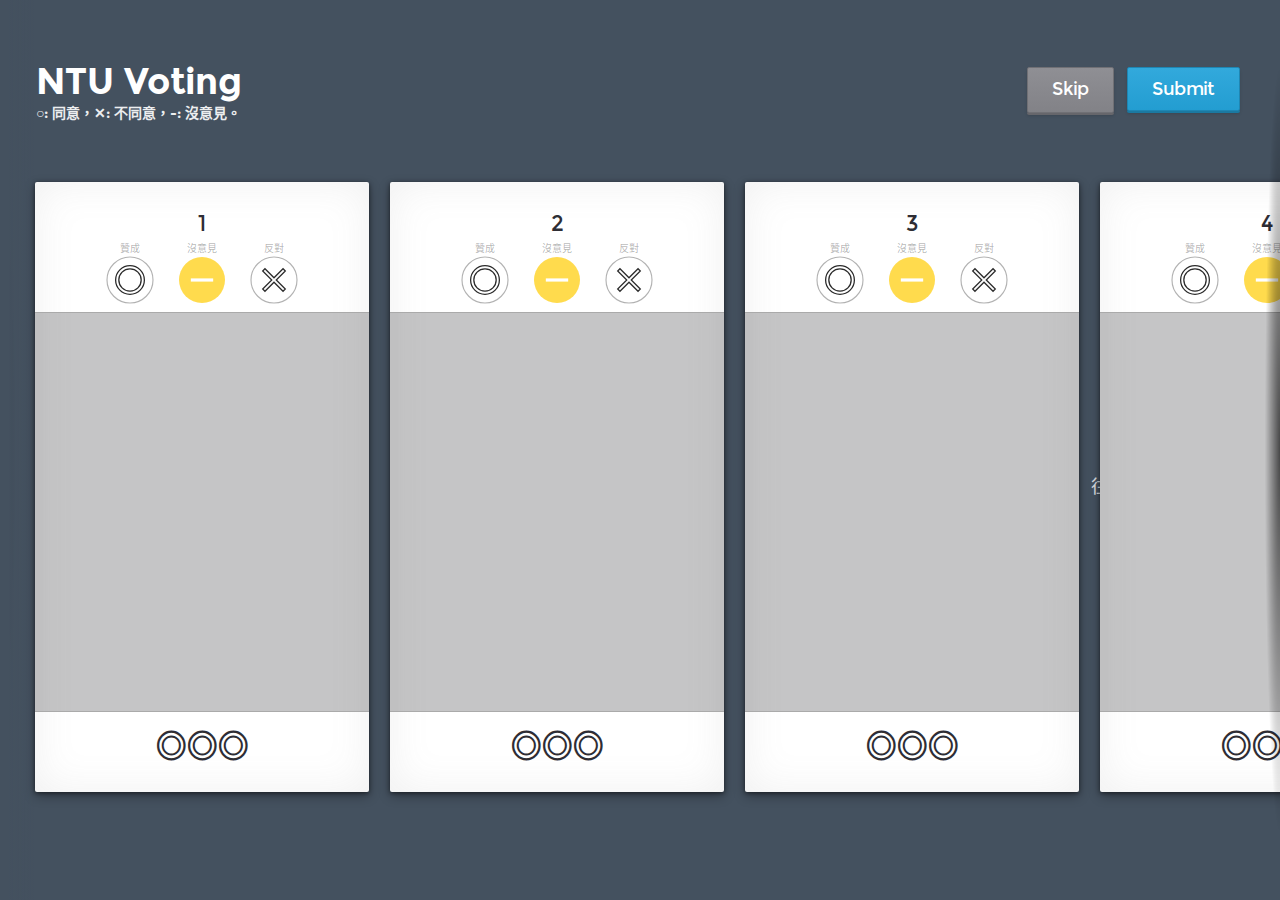
<file: multiple_selection.html>
<!DOCTYPE html>
<html class='han-la' lang='zh-tw'>
  <head>
    <meta charset='utf-8'>
    <meta content='width=device-width, initial-scale=1.0, user-scalable=no' name='viewport'>
    <meta content='IE=edge,chrome=1' http-equiv='X-UA-Compatible'>
    <title>NTU Voting</title>
    <link href="css/all.css" rel="stylesheet" type="text/css" />
    <script src="js/modernizr.js" type="text/javascript"></script>
  </head>
  <body class='multiple_selection'>
    <form action="" accept-charset="UTF-8" class="multiple-selection-form" method="post"><input name="skipped" class="skipped" style="display: none;" type="text" />
    <div class='header'>
      <hgroup class='title'>
        <h1>NTU Voting</h1>
        <h2>○: 同意，✕: 不同意，-: 沒意見。</h2>
      </hgroup>
      <div class='actions two-actions'>
        <button class='button skip'>Skip</button>
        <input value="Submit" class="action button" type="submit" />
      </div>
    </div>
    <div class='main' id='main'>
      <div class='votes'>
        <div class='vote'>
          <div class='candidate'>
            <div class='id'>1</div>
            <div class='choices'>
              <label class='agree'><input name="opinion_to_1" class="agree" value="1" type="radio" /></label>
              <label class='none'><input name="opinion_to_1" class="none" value="0" checked="checked" type="radio" /></label>
              <label class='disagree'><input name="opinion_to_1" class="disagree" value="-1" type="radio" /></label>
            </div>
            <div class='pic'>
              <div class='img' style='background-image: url(http://placehold.it/241x364/f80ea5/425709)'></div>
            </div>
            <div class='name'>◎◎◎</div>
          </div>
        </div>
        <div class='vote'>
          <div class='candidate'>
            <div class='id'>2</div>
            <div class='choices'>
              <label class='agree'><input name="opinion_to_2" class="agree" value="1" type="radio" /></label>
              <label class='none'><input name="opinion_to_2" class="none" value="0" checked="checked" type="radio" /></label>
              <label class='disagree'><input name="opinion_to_2" class="disagree" value="-1" type="radio" /></label>
            </div>
            <div class='pic'>
              <div class='img' style='background-image: url(http://placehold.it/333x284/75e416/a1d32c)'></div>
            </div>
            <div class='name'>◎◎◎</div>
          </div>
        </div>
        <div class='vote'>
          <div class='candidate'>
            <div class='id'>3</div>
            <div class='choices'>
              <label class='agree'><input name="opinion_to_3" class="agree" value="1" type="radio" /></label>
              <label class='none'><input name="opinion_to_3" class="none" value="0" checked="checked" type="radio" /></label>
              <label class='disagree'><input name="opinion_to_3" class="disagree" value="-1" type="radio" /></label>
            </div>
            <div class='pic'>
              <div class='img' style='background-image: url(http://placehold.it/316x202/b3d9a4/40e8d2)'></div>
            </div>
            <div class='name'>◎◎◎</div>
          </div>
        </div>
        <div class='vote'>
          <div class='candidate'>
            <div class='id'>4</div>
            <div class='choices'>
              <label class='agree'><input name="opinion_to_4" class="agree" value="1" type="radio" /></label>
              <label class='none'><input name="opinion_to_4" class="none" value="0" checked="checked" type="radio" /></label>
              <label class='disagree'><input name="opinion_to_4" class="disagree" value="-1" type="radio" /></label>
            </div>
            <div class='pic'>
              <div class='img' style='background-image: url(http://placehold.it/258x362/61e49d/13b0fa)'></div>
            </div>
            <div class='name'>◎◎◎</div>
          </div>
        </div>
        <div class='vote'>
          <div class='candidate'>
            <div class='id'>5</div>
            <div class='choices'>
              <label class='agree'><input name="opinion_to_5" class="agree" value="1" type="radio" /></label>
              <label class='none'><input name="opinion_to_5" class="none" value="0" checked="checked" type="radio" /></label>
              <label class='disagree'><input name="opinion_to_5" class="disagree" value="-1" type="radio" /></label>
            </div>
            <div class='pic'>
              <div class='img' style='background-image: url(http://placehold.it/305x346/f5d24e/16870e)'></div>
            </div>
            <div class='name'>◎◎◎</div>
          </div>
        </div>
        <div class='vote'>
          <div class='candidate'>
            <div class='id'>6</div>
            <div class='choices'>
              <label class='agree'><input name="opinion_to_6" class="agree" value="1" type="radio" /></label>
              <label class='none'><input name="opinion_to_6" class="none" value="0" checked="checked" type="radio" /></label>
              <label class='disagree'><input name="opinion_to_6" class="disagree" value="-1" type="radio" /></label>
            </div>
            <div class='pic'>
              <div class='img' style='background-image: url(http://placehold.it/213x303/db124f/3ba960)'></div>
            </div>
            <div class='name'>◎◎◎</div>
          </div>
        </div>
        <div class='vote'>
          <div class='candidate'>
            <div class='id'>7</div>
            <div class='choices'>
              <label class='agree'><input name="opinion_to_7" class="agree" value="1" type="radio" /></label>
              <label class='none'><input name="opinion_to_7" class="none" value="0" checked="checked" type="radio" /></label>
              <label class='disagree'><input name="opinion_to_7" class="disagree" value="-1" type="radio" /></label>
            </div>
            <div class='pic'>
              <div class='img' style='background-image: url(http://placehold.it/302x373/43ec89/4eb128)'></div>
            </div>
            <div class='name'>◎◎◎</div>
          </div>
        </div>
        <div class='vote'>
          <div class='candidate'>
            <div class='id'>8</div>
            <div class='choices'>
              <label class='agree'><input name="opinion_to_8" class="agree" value="1" type="radio" /></label>
              <label class='none'><input name="opinion_to_8" class="none" value="0" checked="checked" type="radio" /></label>
              <label class='disagree'><input name="opinion_to_8" class="disagree" value="-1" type="radio" /></label>
            </div>
            <div class='pic'>
              <div class='img' style='background-image: url(http://placehold.it/336x254/4c258a/9bd6c1)'></div>
            </div>
            <div class='name'>◎◎◎</div>
          </div>
        </div>
        <div class='vote'>
          <div class='candidate'>
            <div class='id'>9</div>
            <div class='choices'>
              <label class='agree'><input name="opinion_to_9" class="agree" value="1" type="radio" /></label>
              <label class='none'><input name="opinion_to_9" class="none" value="0" checked="checked" type="radio" /></label>
              <label class='disagree'><input name="opinion_to_9" class="disagree" value="-1" type="radio" /></label>
            </div>
            <div class='pic'>
              <div class='img' style='background-image: url(http://placehold.it/286x265/325efc/0c7681)'></div>
            </div>
            <div class='name'>◎◎◎</div>
          </div>
        </div>
        <div class='vote'>
          <div class='candidate'>
            <div class='id'>10</div>
            <div class='choices'>
              <label class='agree'><input name="opinion_to_10" class="agree" value="1" type="radio" /></label>
              <label class='none'><input name="opinion_to_10" class="none" value="0" checked="checked" type="radio" /></label>
              <label class='disagree'><input name="opinion_to_10" class="disagree" value="-1" type="radio" /></label>
            </div>
            <div class='pic'>
              <div class='img' style='background-image: url(http://placehold.it/201x352/caf7d1/b2530a)'></div>
            </div>
            <div class='name'>◎◎◎</div>
          </div>
        </div>
        <div class='vote'>
          <div class='candidate'>
            <div class='id'>11</div>
            <div class='choices'>
              <label class='agree'><input name="opinion_to_11" class="agree" value="1" type="radio" /></label>
              <label class='none'><input name="opinion_to_11" class="none" value="0" checked="checked" type="radio" /></label>
              <label class='disagree'><input name="opinion_to_11" class="disagree" value="-1" type="radio" /></label>
            </div>
            <div class='pic'>
              <div class='img' style='background-image: url(http://placehold.it/230x249/36dbe7/6cbd2a)'></div>
            </div>
            <div class='name'>◎◎◎</div>
          </div>
        </div>
        <div class='vote'>
          <div class='candidate'>
            <div class='id'>12</div>
            <div class='choices'>
              <label class='agree'><input name="opinion_to_12" class="agree" value="1" type="radio" /></label>
              <label class='none'><input name="opinion_to_12" class="none" value="0" checked="checked" type="radio" /></label>
              <label class='disagree'><input name="opinion_to_12" class="disagree" value="-1" type="radio" /></label>
            </div>
            <div class='pic'>
              <div class='img' style='background-image: url(http://placehold.it/225x209/2be8f3/7dc69e)'></div>
            </div>
            <div class='name'>◎◎◎</div>
          </div>
        </div>
        <div class='vote'>
          <div class='candidate'>
            <div class='id'>13</div>
            <div class='choices'>
              <label class='agree'><input name="opinion_to_13" class="agree" value="1" type="radio" /></label>
              <label class='none'><input name="opinion_to_13" class="none" value="0" checked="checked" type="radio" /></label>
              <label class='disagree'><input name="opinion_to_13" class="disagree" value="-1" type="radio" /></label>
            </div>
            <div class='pic'>
              <div class='img' style='background-image: url(http://placehold.it/262x325/15f932/b62ca8)'></div>
            </div>
            <div class='name'>◎◎◎</div>
          </div>
        </div>
        <div class='vote'>
          <div class='candidate'>
            <div class='id'>14</div>
            <div class='choices'>
              <label class='agree'><input name="opinion_to_14" class="agree" value="1" type="radio" /></label>
              <label class='none'><input name="opinion_to_14" class="none" value="0" checked="checked" type="radio" /></label>
              <label class='disagree'><input name="opinion_to_14" class="disagree" value="-1" type="radio" /></label>
            </div>
            <div class='pic'>
              <div class='img' style='background-image: url(http://placehold.it/264x308/79abf1/3d8c25)'></div>
            </div>
            <div class='name'>◎◎◎</div>
          </div>
        </div>
        <div class='vote'>
          <div class='candidate'>
            <div class='id'>15</div>
            <div class='choices'>
              <label class='agree'><input name="opinion_to_15" class="agree" value="1" type="radio" /></label>
              <label class='none'><input name="opinion_to_15" class="none" value="0" checked="checked" type="radio" /></label>
              <label class='disagree'><input name="opinion_to_15" class="disagree" value="-1" type="radio" /></label>
            </div>
            <div class='pic'>
              <div class='img' style='background-image: url(http://placehold.it/266x304/cf8d01/2e5341)'></div>
            </div>
            <div class='name'>◎◎◎</div>
          </div>
        </div>
        <div class='vote'>
          <div class='candidate'>
            <div class='id'>16</div>
            <div class='choices'>
              <label class='agree'><input name="opinion_to_16" class="agree" value="1" type="radio" /></label>
              <label class='none'><input name="opinion_to_16" class="none" value="0" checked="checked" type="radio" /></label>
              <label class='disagree'><input name="opinion_to_16" class="disagree" value="-1" type="radio" /></label>
            </div>
            <div class='pic'>
              <div class='img' style='background-image: url(http://placehold.it/358x338/92ad46/c762a8)'></div>
            </div>
            <div class='name'>◎◎◎</div>
          </div>
        </div>
        <div class='vote'>
          <div class='candidate'>
            <div class='id'>17</div>
            <div class='choices'>
              <label class='agree'><input name="opinion_to_17" class="agree" value="1" type="radio" /></label>
              <label class='none'><input name="opinion_to_17" class="none" value="0" checked="checked" type="radio" /></label>
              <label class='disagree'><input name="opinion_to_17" class="disagree" value="-1" type="radio" /></label>
            </div>
            <div class='pic'>
              <div class='img' style='background-image: url(http://placehold.it/368x206/9e276f/9f7d50)'></div>
            </div>
            <div class='name'>◎◎◎</div>
          </div>
        </div>
        <div class='vote'>
          <div class='candidate'>
            <div class='id'>18</div>
            <div class='choices'>
              <label class='agree'><input name="opinion_to_18" class="agree" value="1" type="radio" /></label>
              <label class='none'><input name="opinion_to_18" class="none" value="0" checked="checked" type="radio" /></label>
              <label class='disagree'><input name="opinion_to_18" class="disagree" value="-1" type="radio" /></label>
            </div>
            <div class='pic'>
              <div class='img' style='background-image: url(http://placehold.it/315x216/8f04c2/af38e0)'></div>
            </div>
            <div class='name'>◎◎◎</div>
          </div>
        </div>
        <div class='vote'>
          <div class='candidate'>
            <div class='id'>19</div>
            <div class='choices'>
              <label class='agree'><input name="opinion_to_19" class="agree" value="1" type="radio" /></label>
              <label class='none'><input name="opinion_to_19" class="none" value="0" checked="checked" type="radio" /></label>
              <label class='disagree'><input name="opinion_to_19" class="disagree" value="-1" type="radio" /></label>
            </div>
            <div class='pic'>
              <div class='img' style='background-image: url(http://placehold.it/331x294/2fe5c4/b71436)'></div>
            </div>
            <div class='name'>◎◎◎</div>
          </div>
        </div>
        <div class='vote'>
          <div class='candidate'>
            <div class='id'>20</div>
            <div class='choices'>
              <label class='agree'><input name="opinion_to_20" class="agree" value="1" type="radio" /></label>
              <label class='none'><input name="opinion_to_20" class="none" value="0" checked="checked" type="radio" /></label>
              <label class='disagree'><input name="opinion_to_20" class="disagree" value="-1" type="radio" /></label>
            </div>
            <div class='pic'>
              <div class='img' style='background-image: url(http://placehold.it/310x359/592c4f/8c370e)'></div>
            </div>
            <div class='name'>◎◎◎</div>
          </div>
        </div>
      </div>
    </div>
    </form>
    <script src="js/all.js" type="text/javascript"></script>
  </body>
</html>
</file>
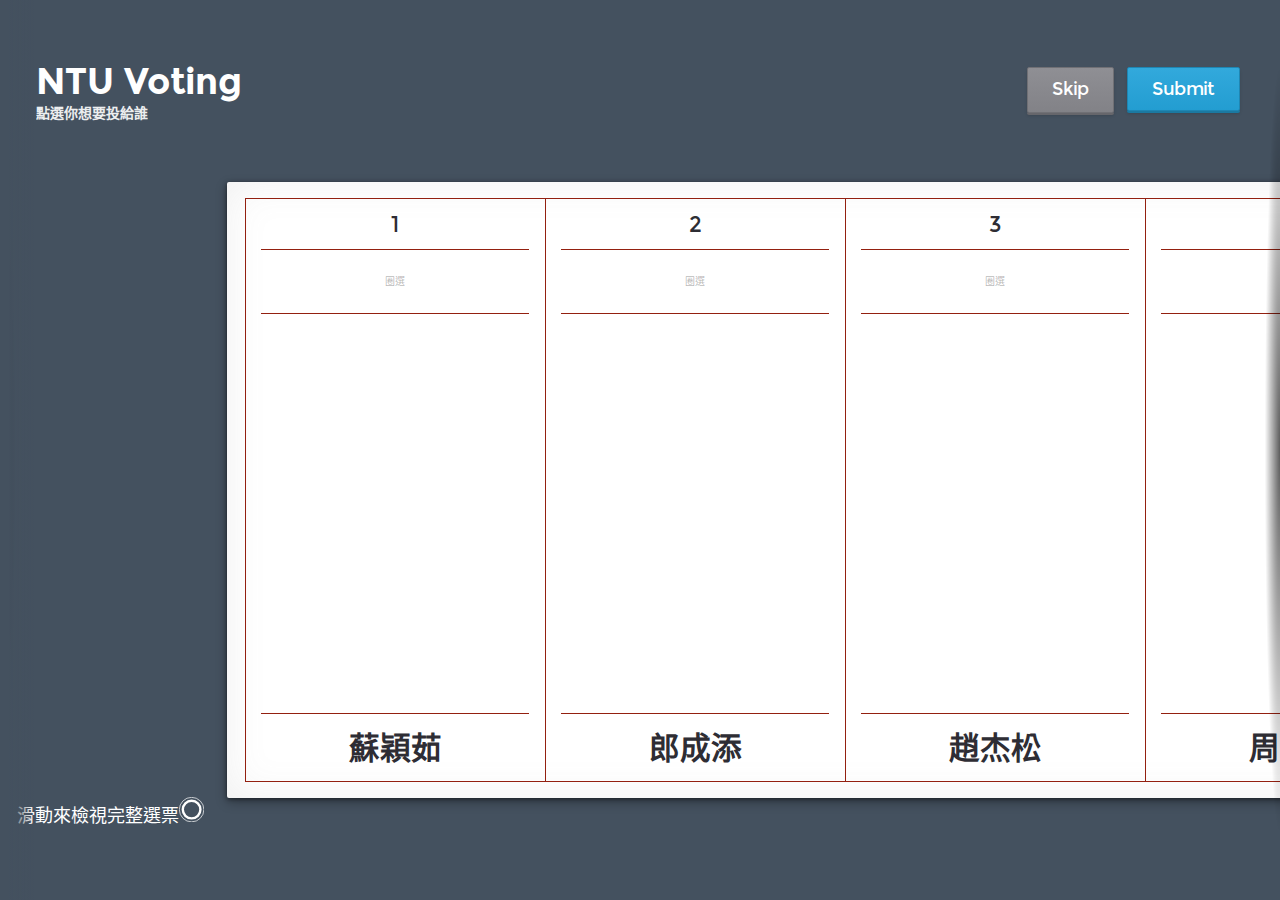
<file: single_selection.html>
<!DOCTYPE html>
<html class='han-la' lang='zh-tw'>
  <head>
    <meta charset='utf-8'>
    <meta content='width=device-width, initial-scale=1.0, user-scalable=no' name='viewport'>
    <meta content='IE=edge,chrome=1' http-equiv='X-UA-Compatible'>
    <title>NTU Voting</title>
    <link href="css/all.css" rel="stylesheet" type="text/css" />
    <script src="js/modernizr.js" type="text/javascript"></script>
  </head>
  <body class='single_selection'>
    <form action="" accept-charset="UTF-8" class="single-selection-form" method="post"><input type="text" name="skipped" class="skipped" style="display: none;" />
    <div class='header'>
      <hgroup class='title'>
        <h1>NTU Voting</h1>
        <h2>點選你想要投給誰</h2>
      </hgroup>
      <div class='actions two-actions'>
        <button class='button skip'>Skip</button>
        <input type="submit" value="Submit" class="action button" />
      </div>
      <input type="hidden" name="selection" id="selection" />
    </div>
    <div class='main' id='main'>
      <div class='scrolling-hint'>滑動來檢視完整選票</div>
      <div class='votes'>
        <div class='vote'>
          <div class='candidate selection'>
            <div class='id'>1</div>
            <div class='elect'></div>
            <div class='pic'>
              <div class='img' style='background-image: url(http://placehold.it/308x319/6ec52a/a4d9ec)'></div>
            </div>
            <div class='name'>蘇穎茹</div>
          </div>
          <div class='candidate selection'>
            <div class='id'>2</div>
            <div class='elect'></div>
            <div class='pic'>
              <div class='img' style='background-image: url(http://placehold.it/205x315/a9b531/c6bd03)'></div>
            </div>
            <div class='name'>郎成添</div>
          </div>
          <div class='candidate selection'>
            <div class='id'>3</div>
            <div class='elect'></div>
            <div class='pic'>
              <div class='img' style='background-image: url(http://placehold.it/372x287/4c8fd9/af8d9b)'></div>
            </div>
            <div class='name'>趙杰松</div>
          </div>
          <div class='candidate selection'>
            <div class='id'>4</div>
            <div class='elect'></div>
            <div class='pic'>
              <div class='img' style='background-image: url(http://placehold.it/263x377/c83ef0/f3ec75)'></div>
            </div>
            <div class='name'>周峻康</div>
          </div>
          <div class='candidate selection'>
            <div class='id'>5</div>
            <div class='elect'></div>
            <div class='pic'>
              <div class='img' style='background-image: url(http://placehold.it/328x280/213d7a/0814ef)'></div>
            </div>
            <div class='name'>沈易正</div>
          </div>
          <div class='candidate selection'>
            <div class='id'>6</div>
            <div class='elect'></div>
            <div class='pic'>
              <div class='img' style='background-image: url(http://placehold.it/398x206/6fce8b/f409bd)'></div>
            </div>
            <div class='name'>黃士豪</div>
          </div>
          <div class='candidate selection'>
            <div class='id'>7</div>
            <div class='elect'></div>
            <div class='pic'>
              <div class='img' style='background-image: url(http://placehold.it/264x270/18b92e/d6fe72)'></div>
            </div>
            <div class='name'>黃鈺仲</div>
          </div>
          <div class='candidate selection'>
            <div class='id'>8</div>
            <div class='elect'></div>
            <div class='pic'>
              <div class='img' style='background-image: url(http://placehold.it/340x296/104ab8/ad52c0)'></div>
            </div>
            <div class='name'>王心怡</div>
          </div>
          <div class='candidate selection'>
            <div class='id'>9</div>
            <div class='elect'></div>
            <div class='pic'>
              <div class='img' style='background-image: url(http://placehold.it/257x200/dcb9a0/51a7cb)'></div>
            </div>
            <div class='name'>郭富元</div>
          </div>
          <div class='candidate selection'>
            <div class='id'>10</div>
            <div class='elect'></div>
            <div class='pic'>
              <div class='img' style='background-image: url(http://placehold.it/306x302/14cfe3/a376bc)'></div>
            </div>
            <div class='name'>蕭宛康</div>
          </div>
          <div class='candidate selection'>
            <div class='id'>11</div>
            <div class='elect'></div>
            <div class='pic'>
              <div class='img' style='background-image: url(http://placehold.it/214x352/7d392e/9b357a)'></div>
            </div>
            <div class='name'>陳惠珠</div>
          </div>
          <div class='candidate selection'>
            <div class='id'>12</div>
            <div class='elect'></div>
            <div class='pic'>
              <div class='img' style='background-image: url(http://placehold.it/233x293/82fe97/d90a67)'></div>
            </div>
            <div class='name'>涂兆平</div>
          </div>
          <div class='candidate selection'>
            <div class='id'>13</div>
            <div class='elect'></div>
            <div class='pic'>
              <div class='img' style='background-image: url(http://placehold.it/318x310/726934/2b986e)'></div>
            </div>
            <div class='name'>王初娥</div>
          </div>
          <div class='candidate selection'>
            <div class='id'>14</div>
            <div class='elect'></div>
            <div class='pic'>
              <div class='img' style='background-image: url(http://placehold.it/288x386/6524ca/c3940b)'></div>
            </div>
            <div class='name'>夏彥儒</div>
          </div>
          <div class='candidate selection'>
            <div class='id'>15</div>
            <div class='elect'></div>
            <div class='pic'>
              <div class='img' style='background-image: url(http://placehold.it/358x235/c072d1/0d3cb1)'></div>
            </div>
            <div class='name'>吳淑君</div>
          </div>
          <div class='candidate selection'>
            <div class='id'>16</div>
            <div class='elect'></div>
            <div class='pic'>
              <div class='img' style='background-image: url(http://placehold.it/282x239/8cbf41/3bc09a)'></div>
            </div>
            <div class='name'>吳萱紋</div>
          </div>
          <div class='candidate selection'>
            <div class='id'>17</div>
            <div class='elect'></div>
            <div class='pic'>
              <div class='img' style='background-image: url(http://placehold.it/297x226/93aef5/0a692d)'></div>
            </div>
            <div class='name'>吳淑君</div>
          </div>
          <div class='candidate selection'>
            <div class='id'>18</div>
            <div class='elect'></div>
            <div class='pic'>
              <div class='img' style='background-image: url(http://placehold.it/302x376/489e3d/3d0cbf)'></div>
            </div>
            <div class='name'>路鈞婷</div>
          </div>
          <div class='candidate selection'>
            <div class='id'>19</div>
            <div class='elect'></div>
            <div class='pic'>
              <div class='img' style='background-image: url(http://placehold.it/356x333/7983f2/2d8c1e)'></div>
            </div>
            <div class='name'>張民儀</div>
          </div>
          <div class='candidate selection'>
            <div class='id'>20</div>
            <div class='elect'></div>
            <div class='pic'>
              <div class='img' style='background-image: url(http://placehold.it/246x369/917cb6/6ab38f)'></div>
            </div>
            <div class='name'>白翠聿</div>
          </div>
        </div>
      </div>
    </div>
    </form>
    <script src="js/all.js" type="text/javascript"></script>
  </body>
</html>
</file>
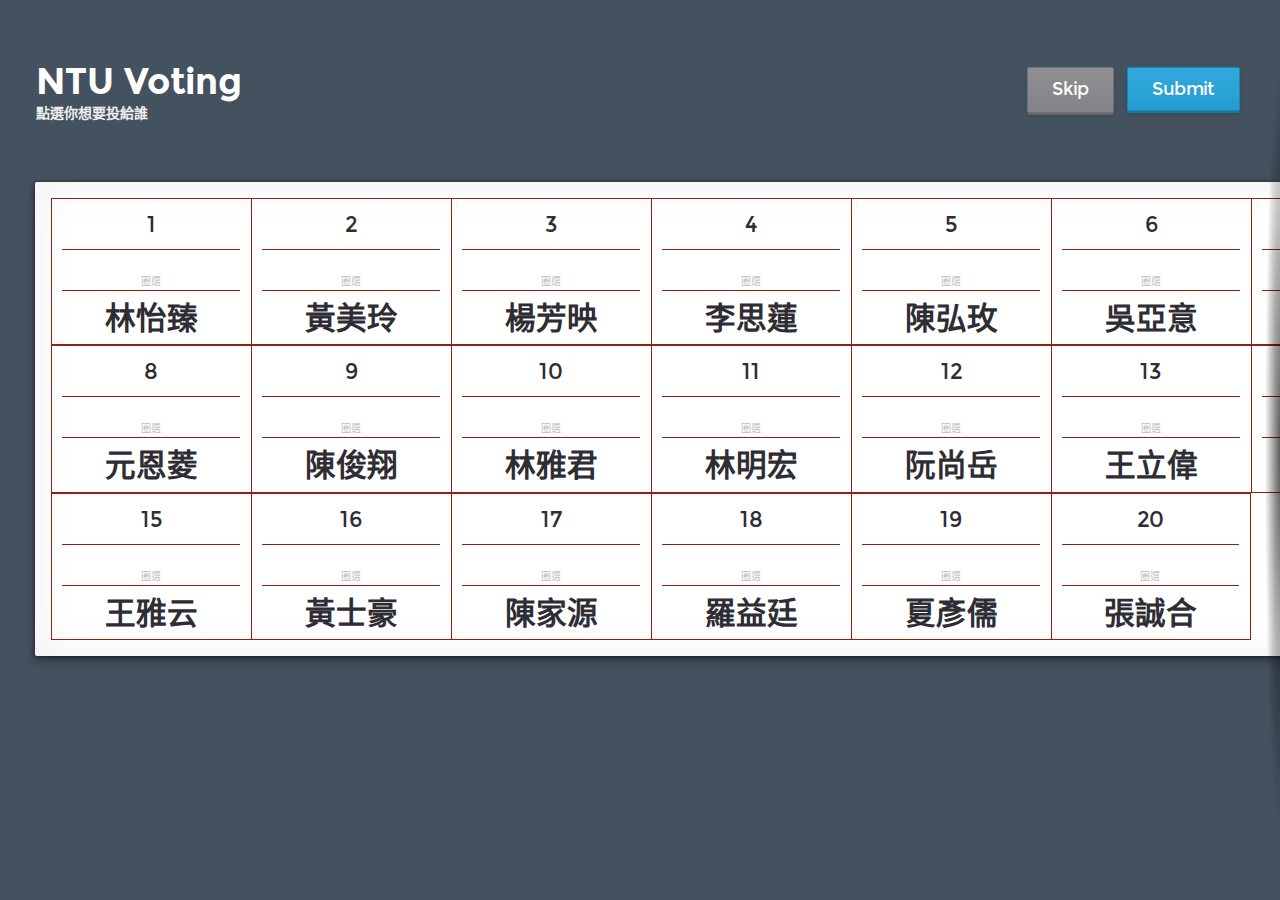
<file: single_selection_many.html>
<!DOCTYPE html>
<html class='han-la' lang='zh-tw'>
  <head>
    <meta charset='utf-8'>
    <meta content='width=device-width, initial-scale=1.0, user-scalable=no' name='viewport'>
    <meta content='IE=edge,chrome=1' http-equiv='X-UA-Compatible'>
    <title>NTU Voting</title>
    <link href="css/all.css" rel="stylesheet" type="text/css" />
    <script src="js/modernizr.js" type="text/javascript"></script>
  </head>
  <body class='single_selection_many'>
    <form action="" accept-charset="UTF-8" class="single-selection-form" method="post"><input type="text" name="skipped" class="skipped" style="display: none;" />
    <div class='header'>
      <hgroup class='title'>
        <h1>NTU Voting</h1>
        <h2>點選你想要投給誰</h2>
      </hgroup>
      <div class='actions two-actions'>
        <button class='button skip'>Skip</button>
        <input type="submit" value="Submit" class="action button" />
      </div>
      <input type="hidden" name="selection" id="selection" />
    </div>
    <div class='main' id='main'>
      <div class='votes many'>
        <div class='vote'>
          <div class='candidate selection'>
            <div class='id'>1</div>
            <div class='elect'></div>
            <div class='name'>林怡臻</div>
          </div>
          <div class='candidate selection'>
            <div class='id'>2</div>
            <div class='elect'></div>
            <div class='name'>黃美玲</div>
          </div>
          <div class='candidate selection'>
            <div class='id'>3</div>
            <div class='elect'></div>
            <div class='name'>楊芳映</div>
          </div>
          <div class='candidate selection'>
            <div class='id'>4</div>
            <div class='elect'></div>
            <div class='name'>李思蓮</div>
          </div>
          <div class='candidate selection'>
            <div class='id'>5</div>
            <div class='elect'></div>
            <div class='name'>陳弘玫</div>
          </div>
          <div class='candidate selection'>
            <div class='id'>6</div>
            <div class='elect'></div>
            <div class='name'>吳亞意</div>
          </div>
          <div class='candidate selection'>
            <div class='id'>7</div>
            <div class='elect'></div>
            <div class='name'>洪孟倫</div>
          </div>
          <div class='candidate selection'>
            <div class='id'>8</div>
            <div class='elect'></div>
            <div class='name'>元恩菱</div>
          </div>
          <div class='candidate selection'>
            <div class='id'>9</div>
            <div class='elect'></div>
            <div class='name'>陳俊翔</div>
          </div>
          <div class='candidate selection'>
            <div class='id'>10</div>
            <div class='elect'></div>
            <div class='name'>林雅君</div>
          </div>
          <div class='candidate selection'>
            <div class='id'>11</div>
            <div class='elect'></div>
            <div class='name'>林明宏</div>
          </div>
          <div class='candidate selection'>
            <div class='id'>12</div>
            <div class='elect'></div>
            <div class='name'>阮尚岳</div>
          </div>
          <div class='candidate selection'>
            <div class='id'>13</div>
            <div class='elect'></div>
            <div class='name'>王立偉</div>
          </div>
          <div class='candidate selection'>
            <div class='id'>14</div>
            <div class='elect'></div>
            <div class='name'>林怡璇</div>
          </div>
          <div class='candidate selection'>
            <div class='id'>15</div>
            <div class='elect'></div>
            <div class='name'>王雅云</div>
          </div>
          <div class='candidate selection'>
            <div class='id'>16</div>
            <div class='elect'></div>
            <div class='name'>黃士豪</div>
          </div>
          <div class='candidate selection'>
            <div class='id'>17</div>
            <div class='elect'></div>
            <div class='name'>陳家源</div>
          </div>
          <div class='candidate selection'>
            <div class='id'>18</div>
            <div class='elect'></div>
            <div class='name'>羅益廷</div>
          </div>
          <div class='candidate selection'>
            <div class='id'>19</div>
            <div class='elect'></div>
            <div class='name'>夏彥儒</div>
          </div>
          <div class='candidate selection'>
            <div class='id'>20</div>
            <div class='elect'></div>
            <div class='name'>張誠合</div>
          </div>
        </div>
      </div>
    </div>
    </form>
    <script src="js/all.js" type="text/javascript"></script>
  </body>
</html>
</file>
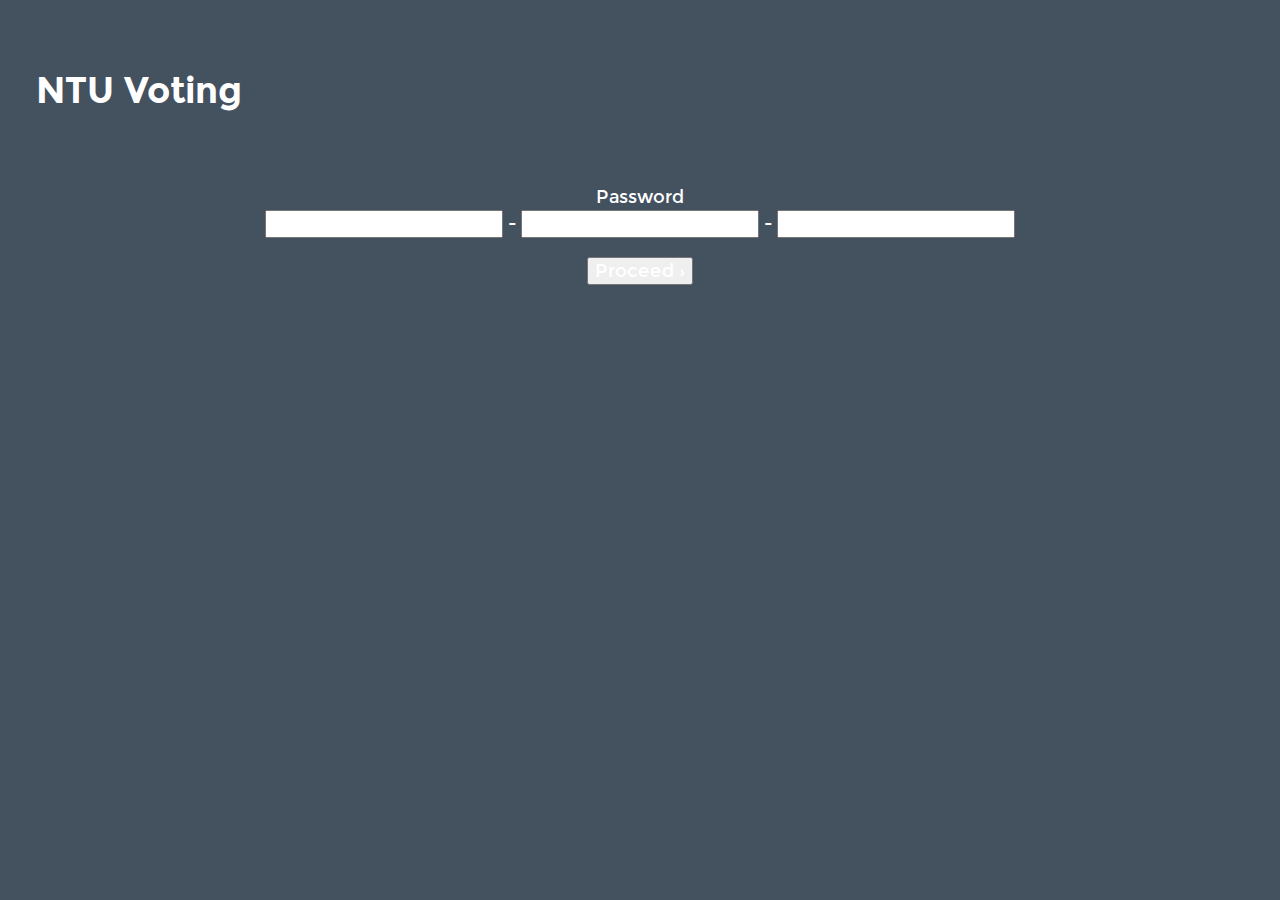
<file: token.html>
<!DOCTYPE html>
<html class='han-la' lang='zh-tw'>
  <head>
    <meta charset='utf-8'>
    <meta content='width=device-width, initial-scale=1.0, user-scalable=no' name='viewport'>
    <meta content='IE=edge,chrome=1' http-equiv='X-UA-Compatible'>
    <title>NTU Voting</title>
    <link href="css/all.css" rel="stylesheet" type="text/css" />
    <script src="js/modernizr.js" type="text/javascript"></script>
  </head>
  <body class='token'>
    <form action="" accept-charset="UTF-8" class="token-form" method="post"><div class='header'>
      <hgroup class='title'>
        <h1>NTU Voting</h1>
      </hgroup>
    </div>
    <fieldset><div class='password-block'>
      <div class='input'>
        <div class='label'>
          Password
        </div>
        <div class='passwords'>
          <input name="password1" id="password1" maxlength="4" autocomplete="" autofocus="autofocus" type="text" />
          <span>-</span>
          <input name="password2" id="password2" maxlength="3" autocomplete="" type="text" />
          <span>-</span>
          <input name="password3" id="password3" maxlength="3" autocomplete="" type="text" />
        </div>
      </div>
    </div>
    </fieldset>
    <fieldset class="buttons"><input value="Proceed ›" class="button" type="submit" />
    </fieldset>
    </form>
    <script src="js/all.js" type="text/javascript"></script>
  </body>
</html>
</file>
<file: css/all.css>
@charset "UTF-8";/*! normalize.css v3.0.2 | MIT License | git.io/normalize */html{font-family:sans-serif;-ms-text-size-adjust:100%;-webkit-text-size-adjust:100%}body{margin:0}article,aside,details,figcaption,figure,footer,header,hgroup,main,menu,nav,section,summary{display:block}audio,canvas,progress,video{display:inline-block;vertical-align:baseline}audio:not([controls]){display:none;height:0}[hidden],template{display:none}a{background-color:transparent}a:active,a:hover{outline:0}abbr[title]{border-bottom:1px dotted}b,strong{font-weight:bold}dfn{font-style:italic}h1{font-size:2em;margin:0.67em 0}mark{background:#ff0;color:#000}small{font-size:80%}sub,sup{font-size:75%;line-height:0;position:relative;vertical-align:baseline}sup{top:-0.5em}sub{bottom:-0.25em}img{border:0}svg:not(:root){overflow:hidden}figure{margin:1em 40px}hr{-moz-box-sizing:content-box;box-sizing:content-box;height:0}pre{overflow:auto}code,kbd,pre,samp{font-family:monospace, monospace;font-size:1em}button,input,optgroup,select,textarea{color:inherit;font:inherit;margin:0}button{overflow:visible}button,select{text-transform:none}button,html input[type="button"],input[type="reset"],input[type="submit"]{-webkit-appearance:button;cursor:pointer}button[disabled],html input[disabled]{cursor:default}button::-moz-focus-inner,input::-moz-focus-inner{border:0;padding:0}input{line-height:normal}input[type="checkbox"],input[type="radio"]{box-sizing:border-box;padding:0}input[type="number"]::-webkit-inner-spin-button,input[type="number"]::-webkit-outer-spin-button{height:auto}input[type="search"]{-webkit-appearance:textfield;-moz-box-sizing:content-box;-webkit-box-sizing:content-box;box-sizing:content-box}input[type="search"]::-webkit-search-cancel-button,input[type="search"]::-webkit-search-decoration{-webkit-appearance:none}fieldset{border:1px solid #c0c0c0;margin:0 2px;padding:0.35em 0.625em 0.75em}legend{border:0;padding:0}textarea{overflow:auto}optgroup{font-weight:bold}table{border-collapse:collapse;border-spacing:0}td,th{padding:0}/*!
Animate.css - http://daneden.me/animate
Licensed under the MIT license

Copyright (c) 2013 Daniel Eden

Permission is hereby granted, free of charge, to any person obtaining a copy of this software and associated documentation files (the "Software"), to deal in the Software without restriction, including without limitation the rights to use, copy, modify, merge, publish, distribute, sublicense, and/or sell copies of the Software, and to permit persons to whom the Software is furnished to do so, subject to the following conditions:

The above copyright notice and this permission notice shall be included in all copies or substantial portions of the Software.

THE SOFTWARE IS PROVIDED "AS IS", WITHOUT WARRANTY OF ANY KIND, EXPRESS OR IMPLIED, INCLUDING BUT NOT LIMITED TO THE WARRANTIES OF MERCHANTABILITY, FITNESS FOR A PARTICULAR PURPOSE AND NONINFRINGEMENT. IN NO EVENT SHALL THE AUTHORS OR COPYRIGHT HOLDERS BE LIABLE FOR ANY CLAIM, DAMAGES OR OTHER LIABILITY, WHETHER IN AN ACTION OF CONTRACT, TORT OR OTHERWISE, ARISING FROM, OUT OF OR IN CONNECTION WITH THE SOFTWARE OR THE USE OR OTHER DEALINGS IN THE SOFTWARE.
*/.animated{-webkit-animation-duration:1s;animation-duration:1s;-webkit-animation-fill-mode:both;animation-fill-mode:both}.animated.infinite{-webkit-animation-iteration-count:infinite;animation-iteration-count:infinite}.animated.hinge{-webkit-animation-duration:2s;animation-duration:2s}@-webkit-keyframes bounce{0%,20%,50%,80%,100%{-webkit-transform:translateY(0);transform:translateY(0)}40%{-webkit-transform:translateY(-30px);transform:translateY(-30px)}60%{-webkit-transform:translateY(-15px);transform:translateY(-15px)}}@keyframes bounce{0%,20%,50%,80%,100%{-webkit-transform:translateY(0);-ms-transform:translateY(0);transform:translateY(0)}40%{-webkit-transform:translateY(-30px);-ms-transform:translateY(-30px);transform:translateY(-30px)}60%{-webkit-transform:translateY(-15px);-ms-transform:translateY(-15px);transform:translateY(-15px)}}.bounce{-webkit-animation-name:bounce;animation-name:bounce}@-webkit-keyframes flash{0%,50%,100%{opacity:1}25%,75%{opacity:0}}@keyframes flash{0%,50%,100%{opacity:1}25%,75%{opacity:0}}.flash{-webkit-animation-name:flash;animation-name:flash}@-webkit-keyframes pulse{0%{-webkit-transform:scale(1);transform:scale(1)}50%{-webkit-transform:scale(1.1);transform:scale(1.1)}100%{-webkit-transform:scale(1);transform:scale(1)}}@keyframes pulse{0%{-webkit-transform:scale(1);-ms-transform:scale(1);transform:scale(1)}50%{-webkit-transform:scale(1.1);-ms-transform:scale(1.1);transform:scale(1.1)}100%{-webkit-transform:scale(1);-ms-transform:scale(1);transform:scale(1)}}.pulse{-webkit-animation-name:pulse;animation-name:pulse}@-webkit-keyframes rubberBand{0%{-webkit-transform:scale(1);transform:scale(1)}30%{-webkit-transform:scaleX(1.25) scaleY(0.75);transform:scaleX(1.25) scaleY(0.75)}40%{-webkit-transform:scaleX(0.75) scaleY(1.25);transform:scaleX(0.75) scaleY(1.25)}60%{-webkit-transform:scaleX(1.15) scaleY(0.85);transform:scaleX(1.15) scaleY(0.85)}100%{-webkit-transform:scale(1);transform:scale(1)}}@keyframes rubberBand{0%{-webkit-transform:scale(1);-ms-transform:scale(1);transform:scale(1)}30%{-webkit-transform:scaleX(1.25) scaleY(0.75);-ms-transform:scaleX(1.25) scaleY(0.75);transform:scaleX(1.25) scaleY(0.75)}40%{-webkit-transform:scaleX(0.75) scaleY(1.25);-ms-transform:scaleX(0.75) scaleY(1.25);transform:scaleX(0.75) scaleY(1.25)}60%{-webkit-transform:scaleX(1.15) scaleY(0.85);-ms-transform:scaleX(1.15) scaleY(0.85);transform:scaleX(1.15) scaleY(0.85)}100%{-webkit-transform:scale(1);-ms-transform:scale(1);transform:scale(1)}}.rubberBand{-webkit-animation-name:rubberBand;animation-name:rubberBand}@-webkit-keyframes shake{0%,100%{-webkit-transform:translateX(0);transform:translateX(0)}10%,30%,50%,70%,90%{-webkit-transform:translateX(-10px);transform:translateX(-10px)}20%,40%,60%,80%{-webkit-transform:translateX(10px);transform:translateX(10px)}}@keyframes shake{0%,100%{-webkit-transform:translateX(0);-ms-transform:translateX(0);transform:translateX(0)}10%,30%,50%,70%,90%{-webkit-transform:translateX(-10px);-ms-transform:translateX(-10px);transform:translateX(-10px)}20%,40%,60%,80%{-webkit-transform:translateX(10px);-ms-transform:translateX(10px);transform:translateX(10px)}}.shake{-webkit-animation-name:shake;animation-name:shake}@-webkit-keyframes swing{20%{-webkit-transform:rotate(15deg);transform:rotate(15deg)}40%{-webkit-transform:rotate(-10deg);transform:rotate(-10deg)}60%{-webkit-transform:rotate(5deg);transform:rotate(5deg)}80%{-webkit-transform:rotate(-5deg);transform:rotate(-5deg)}100%{-webkit-transform:rotate(0deg);transform:rotate(0deg)}}@keyframes swing{20%{-webkit-transform:rotate(15deg);-ms-transform:rotate(15deg);transform:rotate(15deg)}40%{-webkit-transform:rotate(-10deg);-ms-transform:rotate(-10deg);transform:rotate(-10deg)}60%{-webkit-transform:rotate(5deg);-ms-transform:rotate(5deg);transform:rotate(5deg)}80%{-webkit-transform:rotate(-5deg);-ms-transform:rotate(-5deg);transform:rotate(-5deg)}100%{-webkit-transform:rotate(0deg);-ms-transform:rotate(0deg);transform:rotate(0deg)}}.swing{-webkit-transform-origin:top center;-ms-transform-origin:top center;transform-origin:top center;-webkit-animation-name:swing;animation-name:swing}@-webkit-keyframes tada{0%{-webkit-transform:scale(1);transform:scale(1)}10%,20%{-webkit-transform:scale(0.9) rotate(-3deg);transform:scale(0.9) rotate(-3deg)}30%,50%,70%,90%{-webkit-transform:scale(1.1) rotate(3deg);transform:scale(1.1) rotate(3deg)}40%,60%,80%{-webkit-transform:scale(1.1) rotate(-3deg);transform:scale(1.1) rotate(-3deg)}100%{-webkit-transform:scale(1) rotate(0);transform:scale(1) rotate(0)}}@keyframes tada{0%{-webkit-transform:scale(1);-ms-transform:scale(1);transform:scale(1)}10%,20%{-webkit-transform:scale(0.9) rotate(-3deg);-ms-transform:scale(0.9) rotate(-3deg);transform:scale(0.9) rotate(-3deg)}30%,50%,70%,90%{-webkit-transform:scale(1.1) rotate(3deg);-ms-transform:scale(1.1) rotate(3deg);transform:scale(1.1) rotate(3deg)}40%,60%,80%{-webkit-transform:scale(1.1) rotate(-3deg);-ms-transform:scale(1.1) rotate(-3deg);transform:scale(1.1) rotate(-3deg)}100%{-webkit-transform:scale(1) rotate(0);-ms-transform:scale(1) rotate(0);transform:scale(1) rotate(0)}}.tada{-webkit-animation-name:tada;animation-name:tada}@-webkit-keyframes wobble{0%{-webkit-transform:translateX(0%);transform:translateX(0%)}15%{-webkit-transform:translateX(-25%) rotate(-5deg);transform:translateX(-25%) rotate(-5deg)}30%{-webkit-transform:translateX(20%) rotate(3deg);transform:translateX(20%) rotate(3deg)}45%{-webkit-transform:translateX(-15%) rotate(-3deg);transform:translateX(-15%) rotate(-3deg)}60%{-webkit-transform:translateX(10%) rotate(2deg);transform:translateX(10%) rotate(2deg)}75%{-webkit-transform:translateX(-5%) rotate(-1deg);transform:translateX(-5%) rotate(-1deg)}100%{-webkit-transform:translateX(0%);transform:translateX(0%)}}@keyframes wobble{0%{-webkit-transform:translateX(0%);-ms-transform:translateX(0%);transform:translateX(0%)}15%{-webkit-transform:translateX(-25%) rotate(-5deg);-ms-transform:translateX(-25%) rotate(-5deg);transform:translateX(-25%) rotate(-5deg)}30%{-webkit-transform:translateX(20%) rotate(3deg);-ms-transform:translateX(20%) rotate(3deg);transform:translateX(20%) rotate(3deg)}45%{-webkit-transform:translateX(-15%) rotate(-3deg);-ms-transform:translateX(-15%) rotate(-3deg);transform:translateX(-15%) rotate(-3deg)}60%{-webkit-transform:translateX(10%) rotate(2deg);-ms-transform:translateX(10%) rotate(2deg);transform:translateX(10%) rotate(2deg)}75%{-webkit-transform:translateX(-5%) rotate(-1deg);-ms-transform:translateX(-5%) rotate(-1deg);transform:translateX(-5%) rotate(-1deg)}100%{-webkit-transform:translateX(0%);-ms-transform:translateX(0%);transform:translateX(0%)}}.wobble{-webkit-animation-name:wobble;animation-name:wobble}@-webkit-keyframes bounceIn{0%{opacity:0;-webkit-transform:scale(0.3);transform:scale(0.3)}50%{opacity:1;-webkit-transform:scale(1.05);transform:scale(1.05)}70%{-webkit-transform:scale(0.9);transform:scale(0.9)}100%{opacity:1;-webkit-transform:scale(1);transform:scale(1)}}@keyframes bounceIn{0%{opacity:0;-webkit-transform:scale(0.3);-ms-transform:scale(0.3);transform:scale(0.3)}50%{opacity:1;-webkit-transform:scale(1.05);-ms-transform:scale(1.05);transform:scale(1.05)}70%{-webkit-transform:scale(0.9);-ms-transform:scale(0.9);transform:scale(0.9)}100%{opacity:1;-webkit-transform:scale(1);-ms-transform:scale(1);transform:scale(1)}}.bounceIn{-webkit-animation-name:bounceIn;animation-name:bounceIn}@-webkit-keyframes bounceInDown{0%{opacity:0;-webkit-transform:translateY(-2000px);transform:translateY(-2000px)}60%{opacity:1;-webkit-transform:translateY(30px);transform:translateY(30px)}80%{-webkit-transform:translateY(-10px);transform:translateY(-10px)}100%{-webkit-transform:translateY(0);transform:translateY(0)}}@keyframes bounceInDown{0%{opacity:0;-webkit-transform:translateY(-2000px);-ms-transform:translateY(-2000px);transform:translateY(-2000px)}60%{opacity:1;-webkit-transform:translateY(30px);-ms-transform:translateY(30px);transform:translateY(30px)}80%{-webkit-transform:translateY(-10px);-ms-transform:translateY(-10px);transform:translateY(-10px)}100%{-webkit-transform:translateY(0);-ms-transform:translateY(0);transform:translateY(0)}}.bounceInDown{-webkit-animation-name:bounceInDown;animation-name:bounceInDown}@-webkit-keyframes bounceInLeft{0%{opacity:0;-webkit-transform:translateX(-2000px);transform:translateX(-2000px)}60%{opacity:1;-webkit-transform:translateX(30px);transform:translateX(30px)}80%{-webkit-transform:translateX(-10px);transform:translateX(-10px)}100%{-webkit-transform:translateX(0);transform:translateX(0)}}@keyframes bounceInLeft{0%{opacity:0;-webkit-transform:translateX(-2000px);-ms-transform:translateX(-2000px);transform:translateX(-2000px)}60%{opacity:1;-webkit-transform:translateX(30px);-ms-transform:translateX(30px);transform:translateX(30px)}80%{-webkit-transform:translateX(-10px);-ms-transform:translateX(-10px);transform:translateX(-10px)}100%{-webkit-transform:translateX(0);-ms-transform:translateX(0);transform:translateX(0)}}.bounceInLeft{-webkit-animation-name:bounceInLeft;animation-name:bounceInLeft}@-webkit-keyframes bounceInRight{0%{opacity:0;-webkit-transform:translateX(2000px);transform:translateX(2000px)}60%{opacity:1;-webkit-transform:translateX(-30px);transform:translateX(-30px)}80%{-webkit-transform:translateX(10px);transform:translateX(10px)}100%{-webkit-transform:translateX(0);transform:translateX(0)}}@keyframes bounceInRight{0%{opacity:0;-webkit-transform:translateX(2000px);-ms-transform:translateX(2000px);transform:translateX(2000px)}60%{opacity:1;-webkit-transform:translateX(-30px);-ms-transform:translateX(-30px);transform:translateX(-30px)}80%{-webkit-transform:translateX(10px);-ms-transform:translateX(10px);transform:translateX(10px)}100%{-webkit-transform:translateX(0);-ms-transform:translateX(0);transform:translateX(0)}}.bounceInRight{-webkit-animation-name:bounceInRight;animation-name:bounceInRight}@-webkit-keyframes bounceInUp{0%{opacity:0;-webkit-transform:translateY(2000px);transform:translateY(2000px)}60%{opacity:1;-webkit-transform:translateY(-30px);transform:translateY(-30px)}80%{-webkit-transform:translateY(10px);transform:translateY(10px)}100%{-webkit-transform:translateY(0);transform:translateY(0)}}@keyframes bounceInUp{0%{opacity:0;-webkit-transform:translateY(2000px);-ms-transform:translateY(2000px);transform:translateY(2000px)}60%{opacity:1;-webkit-transform:translateY(-30px);-ms-transform:translateY(-30px);transform:translateY(-30px)}80%{-webkit-transform:translateY(10px);-ms-transform:translateY(10px);transform:translateY(10px)}100%{-webkit-transform:translateY(0);-ms-transform:translateY(0);transform:translateY(0)}}.bounceInUp{-webkit-animation-name:bounceInUp;animation-name:bounceInUp}@-webkit-keyframes bounceOut{0%{-webkit-transform:scale(1);transform:scale(1)}25%{-webkit-transform:scale(0.95);transform:scale(0.95)}50%{opacity:1;-webkit-transform:scale(1.1);transform:scale(1.1)}100%{opacity:0;-webkit-transform:scale(0.3);transform:scale(0.3)}}@keyframes bounceOut{0%{-webkit-transform:scale(1);-ms-transform:scale(1);transform:scale(1)}25%{-webkit-transform:scale(0.95);-ms-transform:scale(0.95);transform:scale(0.95)}50%{opacity:1;-webkit-transform:scale(1.1);-ms-transform:scale(1.1);transform:scale(1.1)}100%{opacity:0;-webkit-transform:scale(0.3);-ms-transform:scale(0.3);transform:scale(0.3)}}.bounceOut{-webkit-animation-name:bounceOut;animation-name:bounceOut}@-webkit-keyframes bounceOutDown{0%{-webkit-transform:translateY(0);transform:translateY(0)}20%{opacity:1;-webkit-transform:translateY(-20px);transform:translateY(-20px)}100%{opacity:0;-webkit-transform:translateY(2000px);transform:translateY(2000px)}}@keyframes bounceOutDown{0%{-webkit-transform:translateY(0);-ms-transform:translateY(0);transform:translateY(0)}20%{opacity:1;-webkit-transform:translateY(-20px);-ms-transform:translateY(-20px);transform:translateY(-20px)}100%{opacity:0;-webkit-transform:translateY(2000px);-ms-transform:translateY(2000px);transform:translateY(2000px)}}.bounceOutDown{-webkit-animation-name:bounceOutDown;animation-name:bounceOutDown}@-webkit-keyframes bounceOutLeft{0%{-webkit-transform:translateX(0);transform:translateX(0)}20%{opacity:1;-webkit-transform:translateX(20px);transform:translateX(20px)}100%{opacity:0;-webkit-transform:translateX(-2000px);transform:translateX(-2000px)}}@keyframes bounceOutLeft{0%{-webkit-transform:translateX(0);-ms-transform:translateX(0);transform:translateX(0)}20%{opacity:1;-webkit-transform:translateX(20px);-ms-transform:translateX(20px);transform:translateX(20px)}100%{opacity:0;-webkit-transform:translateX(-2000px);-ms-transform:translateX(-2000px);transform:translateX(-2000px)}}.bounceOutLeft{-webkit-animation-name:bounceOutLeft;animation-name:bounceOutLeft}@-webkit-keyframes bounceOutRight{0%{-webkit-transform:translateX(0);transform:translateX(0)}20%{opacity:1;-webkit-transform:translateX(-20px);transform:translateX(-20px)}100%{opacity:0;-webkit-transform:translateX(2000px);transform:translateX(2000px)}}@keyframes bounceOutRight{0%{-webkit-transform:translateX(0);-ms-transform:translateX(0);transform:translateX(0)}20%{opacity:1;-webkit-transform:translateX(-20px);-ms-transform:translateX(-20px);transform:translateX(-20px)}100%{opacity:0;-webkit-transform:translateX(2000px);-ms-transform:translateX(2000px);transform:translateX(2000px)}}.bounceOutRight{-webkit-animation-name:bounceOutRight;animation-name:bounceOutRight}@-webkit-keyframes bounceOutUp{0%{-webkit-transform:translateY(0);transform:translateY(0)}20%{opacity:1;-webkit-transform:translateY(20px);transform:translateY(20px)}100%{opacity:0;-webkit-transform:translateY(-2000px);transform:translateY(-2000px)}}@keyframes bounceOutUp{0%{-webkit-transform:translateY(0);-ms-transform:translateY(0);transform:translateY(0)}20%{opacity:1;-webkit-transform:translateY(20px);-ms-transform:translateY(20px);transform:translateY(20px)}100%{opacity:0;-webkit-transform:translateY(-2000px);-ms-transform:translateY(-2000px);transform:translateY(-2000px)}}.bounceOutUp{-webkit-animation-name:bounceOutUp;animation-name:bounceOutUp}@-webkit-keyframes fadeIn{0%{opacity:0}100%{opacity:1}}@keyframes fadeIn{0%{opacity:0}100%{opacity:1}}.fadeIn{-webkit-animation-name:fadeIn;animation-name:fadeIn}@-webkit-keyframes fadeInDown{0%{opacity:0;-webkit-transform:translateY(-20px);transform:translateY(-20px)}100%{opacity:1;-webkit-transform:translateY(0);transform:translateY(0)}}@keyframes fadeInDown{0%{opacity:0;-webkit-transform:translateY(-20px);-ms-transform:translateY(-20px);transform:translateY(-20px)}100%{opacity:1;-webkit-transform:translateY(0);-ms-transform:translateY(0);transform:translateY(0)}}.fadeInDown{-webkit-animation-name:fadeInDown;animation-name:fadeInDown}@-webkit-keyframes fadeInDownBig{0%{opacity:0;-webkit-transform:translateY(-2000px);transform:translateY(-2000px)}100%{opacity:1;-webkit-transform:translateY(0);transform:translateY(0)}}@keyframes fadeInDownBig{0%{opacity:0;-webkit-transform:translateY(-2000px);-ms-transform:translateY(-2000px);transform:translateY(-2000px)}100%{opacity:1;-webkit-transform:translateY(0);-ms-transform:translateY(0);transform:translateY(0)}}.fadeInDownBig{-webkit-animation-name:fadeInDownBig;animation-name:fadeInDownBig}@-webkit-keyframes fadeInLeft{0%{opacity:0;-webkit-transform:translateX(-20px);transform:translateX(-20px)}100%{opacity:1;-webkit-transform:translateX(0);transform:translateX(0)}}@keyframes fadeInLeft{0%{opacity:0;-webkit-transform:translateX(-20px);-ms-transform:translateX(-20px);transform:translateX(-20px)}100%{opacity:1;-webkit-transform:translateX(0);-ms-transform:translateX(0);transform:translateX(0)}}.fadeInLeft{-webkit-animation-name:fadeInLeft;animation-name:fadeInLeft}@-webkit-keyframes fadeInLeftBig{0%{opacity:0;-webkit-transform:translateX(-2000px);transform:translateX(-2000px)}100%{opacity:1;-webkit-transform:translateX(0);transform:translateX(0)}}@keyframes fadeInLeftBig{0%{opacity:0;-webkit-transform:translateX(-2000px);-ms-transform:translateX(-2000px);transform:translateX(-2000px)}100%{opacity:1;-webkit-transform:translateX(0);-ms-transform:translateX(0);transform:translateX(0)}}.fadeInLeftBig{-webkit-animation-name:fadeInLeftBig;animation-name:fadeInLeftBig}@-webkit-keyframes fadeInRight{0%{opacity:0;-webkit-transform:translateX(20px);transform:translateX(20px)}100%{opacity:1;-webkit-transform:translateX(0);transform:translateX(0)}}@keyframes fadeInRight{0%{opacity:0;-webkit-transform:translateX(20px);-ms-transform:translateX(20px);transform:translateX(20px)}100%{opacity:1;-webkit-transform:translateX(0);-ms-transform:translateX(0);transform:translateX(0)}}.fadeInRight{-webkit-animation-name:fadeInRight;animation-name:fadeInRight}@-webkit-keyframes fadeInRightBig{0%{opacity:0;-webkit-transform:translateX(2000px);transform:translateX(2000px)}100%{opacity:1;-webkit-transform:translateX(0);transform:translateX(0)}}@keyframes fadeInRightBig{0%{opacity:0;-webkit-transform:translateX(2000px);-ms-transform:translateX(2000px);transform:translateX(2000px)}100%{opacity:1;-webkit-transform:translateX(0);-ms-transform:translateX(0);transform:translateX(0)}}.fadeInRightBig{-webkit-animation-name:fadeInRightBig;animation-name:fadeInRightBig}@-webkit-keyframes fadeInUp{0%{opacity:0;-webkit-transform:translateY(20px);transform:translateY(20px)}100%{opacity:1;-webkit-transform:translateY(0);transform:translateY(0)}}@keyframes fadeInUp{0%{opacity:0;-webkit-transform:translateY(20px);-ms-transform:translateY(20px);transform:translateY(20px)}100%{opacity:1;-webkit-transform:translateY(0);-ms-transform:translateY(0);transform:translateY(0)}}.fadeInUp{-webkit-animation-name:fadeInUp;animation-name:fadeInUp}@-webkit-keyframes fadeInUpBig{0%{opacity:0;-webkit-transform:translateY(2000px);transform:translateY(2000px)}100%{opacity:1;-webkit-transform:translateY(0);transform:translateY(0)}}@keyframes fadeInUpBig{0%{opacity:0;-webkit-transform:translateY(2000px);-ms-transform:translateY(2000px);transform:translateY(2000px)}100%{opacity:1;-webkit-transform:translateY(0);-ms-transform:translateY(0);transform:translateY(0)}}.fadeInUpBig{-webkit-animation-name:fadeInUpBig;animation-name:fadeInUpBig}@-webkit-keyframes fadeOut{0%{opacity:1}100%{opacity:0}}@keyframes fadeOut{0%{opacity:1}100%{opacity:0}}.fadeOut{-webkit-animation-name:fadeOut;animation-name:fadeOut}@-webkit-keyframes fadeOutDown{0%{opacity:1;-webkit-transform:translateY(0);transform:translateY(0)}100%{opacity:0;-webkit-transform:translateY(20px);transform:translateY(20px)}}@keyframes fadeOutDown{0%{opacity:1;-webkit-transform:translateY(0);-ms-transform:translateY(0);transform:translateY(0)}100%{opacity:0;-webkit-transform:translateY(20px);-ms-transform:translateY(20px);transform:translateY(20px)}}.fadeOutDown{-webkit-animation-name:fadeOutDown;animation-name:fadeOutDown}@-webkit-keyframes fadeOutDownBig{0%{opacity:1;-webkit-transform:translateY(0);transform:translateY(0)}100%{opacity:0;-webkit-transform:translateY(2000px);transform:translateY(2000px)}}@keyframes fadeOutDownBig{0%{opacity:1;-webkit-transform:translateY(0);-ms-transform:translateY(0);transform:translateY(0)}100%{opacity:0;-webkit-transform:translateY(2000px);-ms-transform:translateY(2000px);transform:translateY(2000px)}}.fadeOutDownBig{-webkit-animation-name:fadeOutDownBig;animation-name:fadeOutDownBig}@-webkit-keyframes fadeOutLeft{0%{opacity:1;-webkit-transform:translateX(0);transform:translateX(0)}100%{opacity:0;-webkit-transform:translateX(-20px);transform:translateX(-20px)}}@keyframes fadeOutLeft{0%{opacity:1;-webkit-transform:translateX(0);-ms-transform:translateX(0);transform:translateX(0)}100%{opacity:0;-webkit-transform:translateX(-20px);-ms-transform:translateX(-20px);transform:translateX(-20px)}}.fadeOutLeft{-webkit-animation-name:fadeOutLeft;animation-name:fadeOutLeft}@-webkit-keyframes fadeOutLeftBig{0%{opacity:1;-webkit-transform:translateX(0);transform:translateX(0)}100%{opacity:0;-webkit-transform:translateX(-2000px);transform:translateX(-2000px)}}@keyframes fadeOutLeftBig{0%{opacity:1;-webkit-transform:translateX(0);-ms-transform:translateX(0);transform:translateX(0)}100%{opacity:0;-webkit-transform:translateX(-2000px);-ms-transform:translateX(-2000px);transform:translateX(-2000px)}}.fadeOutLeftBig{-webkit-animation-name:fadeOutLeftBig;animation-name:fadeOutLeftBig}@-webkit-keyframes fadeOutRight{0%{opacity:1;-webkit-transform:translateX(0);transform:translateX(0)}100%{opacity:0;-webkit-transform:translateX(20px);transform:translateX(20px)}}@keyframes fadeOutRight{0%{opacity:1;-webkit-transform:translateX(0);-ms-transform:translateX(0);transform:translateX(0)}100%{opacity:0;-webkit-transform:translateX(20px);-ms-transform:translateX(20px);transform:translateX(20px)}}.fadeOutRight{-webkit-animation-name:fadeOutRight;animation-name:fadeOutRight}@-webkit-keyframes fadeOutRightBig{0%{opacity:1;-webkit-transform:translateX(0);transform:translateX(0)}100%{opacity:0;-webkit-transform:translateX(2000px);transform:translateX(2000px)}}@keyframes fadeOutRightBig{0%{opacity:1;-webkit-transform:translateX(0);-ms-transform:translateX(0);transform:translateX(0)}100%{opacity:0;-webkit-transform:translateX(2000px);-ms-transform:translateX(2000px);transform:translateX(2000px)}}.fadeOutRightBig{-webkit-animation-name:fadeOutRightBig;animation-name:fadeOutRightBig}@-webkit-keyframes fadeOutUp{0%{opacity:1;-webkit-transform:translateY(0);transform:translateY(0)}100%{opacity:0;-webkit-transform:translateY(-20px);transform:translateY(-20px)}}@keyframes fadeOutUp{0%{opacity:1;-webkit-transform:translateY(0);-ms-transform:translateY(0);transform:translateY(0)}100%{opacity:0;-webkit-transform:translateY(-20px);-ms-transform:translateY(-20px);transform:translateY(-20px)}}.fadeOutUp{-webkit-animation-name:fadeOutUp;animation-name:fadeOutUp}@-webkit-keyframes fadeOutUpBig{0%{opacity:1;-webkit-transform:translateY(0);transform:translateY(0)}100%{opacity:0;-webkit-transform:translateY(-2000px);transform:translateY(-2000px)}}@keyframes fadeOutUpBig{0%{opacity:1;-webkit-transform:translateY(0);-ms-transform:translateY(0);transform:translateY(0)}100%{opacity:0;-webkit-transform:translateY(-2000px);-ms-transform:translateY(-2000px);transform:translateY(-2000px)}}.fadeOutUpBig{-webkit-animation-name:fadeOutUpBig;animation-name:fadeOutUpBig}@-webkit-keyframes flip{0%{-webkit-transform:perspective(400px) translateZ(0) rotateY(0) scale(1);transform:perspective(400px) translateZ(0) rotateY(0) scale(1);-webkit-animation-timing-function:ease-out;animation-timing-function:ease-out}40%{-webkit-transform:perspective(400px) translateZ(150px) rotateY(170deg) scale(1);transform:perspective(400px) translateZ(150px) rotateY(170deg) scale(1);-webkit-animation-timing-function:ease-out;animation-timing-function:ease-out}50%{-webkit-transform:perspective(400px) translateZ(150px) rotateY(190deg) scale(1);transform:perspective(400px) translateZ(150px) rotateY(190deg) scale(1);-webkit-animation-timing-function:ease-in;animation-timing-function:ease-in}80%{-webkit-transform:perspective(400px) translateZ(0) rotateY(360deg) scale(0.95);transform:perspective(400px) translateZ(0) rotateY(360deg) scale(0.95);-webkit-animation-timing-function:ease-in;animation-timing-function:ease-in}100%{-webkit-transform:perspective(400px) translateZ(0) rotateY(360deg) scale(1);transform:perspective(400px) translateZ(0) rotateY(360deg) scale(1);-webkit-animation-timing-function:ease-in;animation-timing-function:ease-in}}@keyframes flip{0%{-webkit-transform:perspective(400px) translateZ(0) rotateY(0) scale(1);-ms-transform:perspective(400px) translateZ(0) rotateY(0) scale(1);transform:perspective(400px) translateZ(0) rotateY(0) scale(1);-webkit-animation-timing-function:ease-out;animation-timing-function:ease-out}40%{-webkit-transform:perspective(400px) translateZ(150px) rotateY(170deg) scale(1);-ms-transform:perspective(400px) translateZ(150px) rotateY(170deg) scale(1);transform:perspective(400px) translateZ(150px) rotateY(170deg) scale(1);-webkit-animation-timing-function:ease-out;animation-timing-function:ease-out}50%{-webkit-transform:perspective(400px) translateZ(150px) rotateY(190deg) scale(1);-ms-transform:perspective(400px) translateZ(150px) rotateY(190deg) scale(1);transform:perspective(400px) translateZ(150px) rotateY(190deg) scale(1);-webkit-animation-timing-function:ease-in;animation-timing-function:ease-in}80%{-webkit-transform:perspective(400px) translateZ(0) rotateY(360deg) scale(0.95);-ms-transform:perspective(400px) translateZ(0) rotateY(360deg) scale(0.95);transform:perspective(400px) translateZ(0) rotateY(360deg) scale(0.95);-webkit-animation-timing-function:ease-in;animation-timing-function:ease-in}100%{-webkit-transform:perspective(400px) translateZ(0) rotateY(360deg) scale(1);-ms-transform:perspective(400px) translateZ(0) rotateY(360deg) scale(1);transform:perspective(400px) translateZ(0) rotateY(360deg) scale(1);-webkit-animation-timing-function:ease-in;animation-timing-function:ease-in}}.animated.flip{-webkit-backface-visibility:visible;-ms-backface-visibility:visible;backface-visibility:visible;-webkit-animation-name:flip;animation-name:flip}@-webkit-keyframes flipInX{0%{-webkit-transform:perspective(400px) rotateX(90deg);transform:perspective(400px) rotateX(90deg);opacity:0}40%{-webkit-transform:perspective(400px) rotateX(-10deg);transform:perspective(400px) rotateX(-10deg)}70%{-webkit-transform:perspective(400px) rotateX(10deg);transform:perspective(400px) rotateX(10deg)}100%{-webkit-transform:perspective(400px) rotateX(0deg);transform:perspective(400px) rotateX(0deg);opacity:1}}@keyframes flipInX{0%{-webkit-transform:perspective(400px) rotateX(90deg);-ms-transform:perspective(400px) rotateX(90deg);transform:perspective(400px) rotateX(90deg);opacity:0}40%{-webkit-transform:perspective(400px) rotateX(-10deg);-ms-transform:perspective(400px) rotateX(-10deg);transform:perspective(400px) rotateX(-10deg)}70%{-webkit-transform:perspective(400px) rotateX(10deg);-ms-transform:perspective(400px) rotateX(10deg);transform:perspective(400px) rotateX(10deg)}100%{-webkit-transform:perspective(400px) rotateX(0deg);-ms-transform:perspective(400px) rotateX(0deg);transform:perspective(400px) rotateX(0deg);opacity:1}}.flipInX{-webkit-backface-visibility:visible !important;-ms-backface-visibility:visible !important;backface-visibility:visible !important;-webkit-animation-name:flipInX;animation-name:flipInX}@-webkit-keyframes flipInY{0%{-webkit-transform:perspective(400px) rotateY(90deg);transform:perspective(400px) rotateY(90deg);opacity:0}40%{-webkit-transform:perspective(400px) rotateY(-10deg);transform:perspective(400px) rotateY(-10deg)}70%{-webkit-transform:perspective(400px) rotateY(10deg);transform:perspective(400px) rotateY(10deg)}100%{-webkit-transform:perspective(400px) rotateY(0deg);transform:perspective(400px) rotateY(0deg);opacity:1}}@keyframes flipInY{0%{-webkit-transform:perspective(400px) rotateY(90deg);-ms-transform:perspective(400px) rotateY(90deg);transform:perspective(400px) rotateY(90deg);opacity:0}40%{-webkit-transform:perspective(400px) rotateY(-10deg);-ms-transform:perspective(400px) rotateY(-10deg);transform:perspective(400px) rotateY(-10deg)}70%{-webkit-transform:perspective(400px) rotateY(10deg);-ms-transform:perspective(400px) rotateY(10deg);transform:perspective(400px) rotateY(10deg)}100%{-webkit-transform:perspective(400px) rotateY(0deg);-ms-transform:perspective(400px) rotateY(0deg);transform:perspective(400px) rotateY(0deg);opacity:1}}.flipInY{-webkit-backface-visibility:visible !important;-ms-backface-visibility:visible !important;backface-visibility:visible !important;-webkit-animation-name:flipInY;animation-name:flipInY}@-webkit-keyframes flipOutX{0%{-webkit-transform:perspective(400px) rotateX(0deg);transform:perspective(400px) rotateX(0deg);opacity:1}100%{-webkit-transform:perspective(400px) rotateX(90deg);transform:perspective(400px) rotateX(90deg);opacity:0}}@keyframes flipOutX{0%{-webkit-transform:perspective(400px) rotateX(0deg);-ms-transform:perspective(400px) rotateX(0deg);transform:perspective(400px) rotateX(0deg);opacity:1}100%{-webkit-transform:perspective(400px) rotateX(90deg);-ms-transform:perspective(400px) rotateX(90deg);transform:perspective(400px) rotateX(90deg);opacity:0}}.flipOutX{-webkit-animation-name:flipOutX;animation-name:flipOutX;-webkit-backface-visibility:visible !important;-ms-backface-visibility:visible !important;backface-visibility:visible !important}@-webkit-keyframes flipOutY{0%{-webkit-transform:perspective(400px) rotateY(0deg);transform:perspective(400px) rotateY(0deg);opacity:1}100%{-webkit-transform:perspective(400px) rotateY(90deg);transform:perspective(400px) rotateY(90deg);opacity:0}}@keyframes flipOutY{0%{-webkit-transform:perspective(400px) rotateY(0deg);-ms-transform:perspective(400px) rotateY(0deg);transform:perspective(400px) rotateY(0deg);opacity:1}100%{-webkit-transform:perspective(400px) rotateY(90deg);-ms-transform:perspective(400px) rotateY(90deg);transform:perspective(400px) rotateY(90deg);opacity:0}}.flipOutY{-webkit-backface-visibility:visible !important;-ms-backface-visibility:visible !important;backface-visibility:visible !important;-webkit-animation-name:flipOutY;animation-name:flipOutY}@-webkit-keyframes lightSpeedIn{0%{-webkit-transform:translateX(100%) skewX(-30deg);transform:translateX(100%) skewX(-30deg);opacity:0}60%{-webkit-transform:translateX(-20%) skewX(30deg);transform:translateX(-20%) skewX(30deg);opacity:1}80%{-webkit-transform:translateX(0%) skewX(-15deg);transform:translateX(0%) skewX(-15deg);opacity:1}100%{-webkit-transform:translateX(0%) skewX(0deg);transform:translateX(0%) skewX(0deg);opacity:1}}@keyframes lightSpeedIn{0%{-webkit-transform:translateX(100%) skewX(-30deg);-ms-transform:translateX(100%) skewX(-30deg);transform:translateX(100%) skewX(-30deg);opacity:0}60%{-webkit-transform:translateX(-20%) skewX(30deg);-ms-transform:translateX(-20%) skewX(30deg);transform:translateX(-20%) skewX(30deg);opacity:1}80%{-webkit-transform:translateX(0%) skewX(-15deg);-ms-transform:translateX(0%) skewX(-15deg);transform:translateX(0%) skewX(-15deg);opacity:1}100%{-webkit-transform:translateX(0%) skewX(0deg);-ms-transform:translateX(0%) skewX(0deg);transform:translateX(0%) skewX(0deg);opacity:1}}.lightSpeedIn{-webkit-animation-name:lightSpeedIn;animation-name:lightSpeedIn;-webkit-animation-timing-function:ease-out;animation-timing-function:ease-out}@-webkit-keyframes lightSpeedOut{0%{-webkit-transform:translateX(0%) skewX(0deg);transform:translateX(0%) skewX(0deg);opacity:1}100%{-webkit-transform:translateX(100%) skewX(-30deg);transform:translateX(100%) skewX(-30deg);opacity:0}}@keyframes lightSpeedOut{0%{-webkit-transform:translateX(0%) skewX(0deg);-ms-transform:translateX(0%) skewX(0deg);transform:translateX(0%) skewX(0deg);opacity:1}100%{-webkit-transform:translateX(100%) skewX(-30deg);-ms-transform:translateX(100%) skewX(-30deg);transform:translateX(100%) skewX(-30deg);opacity:0}}.lightSpeedOut{-webkit-animation-name:lightSpeedOut;animation-name:lightSpeedOut;-webkit-animation-timing-function:ease-in;animation-timing-function:ease-in}@-webkit-keyframes rotateIn{0%{-webkit-transform-origin:center center;transform-origin:center center;-webkit-transform:rotate(-200deg);transform:rotate(-200deg);opacity:0}100%{-webkit-transform-origin:center center;transform-origin:center center;-webkit-transform:rotate(0);transform:rotate(0);opacity:1}}@keyframes rotateIn{0%{-webkit-transform-origin:center center;-ms-transform-origin:center center;transform-origin:center center;-webkit-transform:rotate(-200deg);-ms-transform:rotate(-200deg);transform:rotate(-200deg);opacity:0}100%{-webkit-transform-origin:center center;-ms-transform-origin:center center;transform-origin:center center;-webkit-transform:rotate(0);-ms-transform:rotate(0);transform:rotate(0);opacity:1}}.rotateIn{-webkit-animation-name:rotateIn;animation-name:rotateIn}@-webkit-keyframes rotateInDownLeft{0%{-webkit-transform-origin:left bottom;transform-origin:left bottom;-webkit-transform:rotate(-90deg);transform:rotate(-90deg);opacity:0}100%{-webkit-transform-origin:left bottom;transform-origin:left bottom;-webkit-transform:rotate(0);transform:rotate(0);opacity:1}}@keyframes rotateInDownLeft{0%{-webkit-transform-origin:left bottom;-ms-transform-origin:left bottom;transform-origin:left bottom;-webkit-transform:rotate(-90deg);-ms-transform:rotate(-90deg);transform:rotate(-90deg);opacity:0}100%{-webkit-transform-origin:left bottom;-ms-transform-origin:left bottom;transform-origin:left bottom;-webkit-transform:rotate(0);-ms-transform:rotate(0);transform:rotate(0);opacity:1}}.rotateInDownLeft{-webkit-animation-name:rotateInDownLeft;animation-name:rotateInDownLeft}@-webkit-keyframes rotateInDownRight{0%{-webkit-transform-origin:right bottom;transform-origin:right bottom;-webkit-transform:rotate(90deg);transform:rotate(90deg);opacity:0}100%{-webkit-transform-origin:right bottom;transform-origin:right bottom;-webkit-transform:rotate(0);transform:rotate(0);opacity:1}}@keyframes rotateInDownRight{0%{-webkit-transform-origin:right bottom;-ms-transform-origin:right bottom;transform-origin:right bottom;-webkit-transform:rotate(90deg);-ms-transform:rotate(90deg);transform:rotate(90deg);opacity:0}100%{-webkit-transform-origin:right bottom;-ms-transform-origin:right bottom;transform-origin:right bottom;-webkit-transform:rotate(0);-ms-transform:rotate(0);transform:rotate(0);opacity:1}}.rotateInDownRight{-webkit-animation-name:rotateInDownRight;animation-name:rotateInDownRight}@-webkit-keyframes rotateInUpLeft{0%{-webkit-transform-origin:left bottom;transform-origin:left bottom;-webkit-transform:rotate(90deg);transform:rotate(90deg);opacity:0}100%{-webkit-transform-origin:left bottom;transform-origin:left bottom;-webkit-transform:rotate(0);transform:rotate(0);opacity:1}}@keyframes rotateInUpLeft{0%{-webkit-transform-origin:left bottom;-ms-transform-origin:left bottom;transform-origin:left bottom;-webkit-transform:rotate(90deg);-ms-transform:rotate(90deg);transform:rotate(90deg);opacity:0}100%{-webkit-transform-origin:left bottom;-ms-transform-origin:left bottom;transform-origin:left bottom;-webkit-transform:rotate(0);-ms-transform:rotate(0);transform:rotate(0);opacity:1}}.rotateInUpLeft{-webkit-animation-name:rotateInUpLeft;animation-name:rotateInUpLeft}@-webkit-keyframes rotateInUpRight{0%{-webkit-transform-origin:right bottom;transform-origin:right bottom;-webkit-transform:rotate(-90deg);transform:rotate(-90deg);opacity:0}100%{-webkit-transform-origin:right bottom;transform-origin:right bottom;-webkit-transform:rotate(0);transform:rotate(0);opacity:1}}@keyframes rotateInUpRight{0%{-webkit-transform-origin:right bottom;-ms-transform-origin:right bottom;transform-origin:right bottom;-webkit-transform:rotate(-90deg);-ms-transform:rotate(-90deg);transform:rotate(-90deg);opacity:0}100%{-webkit-transform-origin:right bottom;-ms-transform-origin:right bottom;transform-origin:right bottom;-webkit-transform:rotate(0);-ms-transform:rotate(0);transform:rotate(0);opacity:1}}.rotateInUpRight{-webkit-animation-name:rotateInUpRight;animation-name:rotateInUpRight}@-webkit-keyframes rotateOut{0%{-webkit-transform-origin:center center;transform-origin:center center;-webkit-transform:rotate(0);transform:rotate(0);opacity:1}100%{-webkit-transform-origin:center center;transform-origin:center center;-webkit-transform:rotate(200deg);transform:rotate(200deg);opacity:0}}@keyframes rotateOut{0%{-webkit-transform-origin:center center;-ms-transform-origin:center center;transform-origin:center center;-webkit-transform:rotate(0);-ms-transform:rotate(0);transform:rotate(0);opacity:1}100%{-webkit-transform-origin:center center;-ms-transform-origin:center center;transform-origin:center center;-webkit-transform:rotate(200deg);-ms-transform:rotate(200deg);transform:rotate(200deg);opacity:0}}.rotateOut{-webkit-animation-name:rotateOut;animation-name:rotateOut}@-webkit-keyframes rotateOutDownLeft{0%{-webkit-transform-origin:left bottom;transform-origin:left bottom;-webkit-transform:rotate(0);transform:rotate(0);opacity:1}100%{-webkit-transform-origin:left bottom;transform-origin:left bottom;-webkit-transform:rotate(90deg);transform:rotate(90deg);opacity:0}}@keyframes rotateOutDownLeft{0%{-webkit-transform-origin:left bottom;-ms-transform-origin:left bottom;transform-origin:left bottom;-webkit-transform:rotate(0);-ms-transform:rotate(0);transform:rotate(0);opacity:1}100%{-webkit-transform-origin:left bottom;-ms-transform-origin:left bottom;transform-origin:left bottom;-webkit-transform:rotate(90deg);-ms-transform:rotate(90deg);transform:rotate(90deg);opacity:0}}.rotateOutDownLeft{-webkit-animation-name:rotateOutDownLeft;animation-name:rotateOutDownLeft}@-webkit-keyframes rotateOutDownRight{0%{-webkit-transform-origin:right bottom;transform-origin:right bottom;-webkit-transform:rotate(0);transform:rotate(0);opacity:1}100%{-webkit-transform-origin:right bottom;transform-origin:right bottom;-webkit-transform:rotate(-90deg);transform:rotate(-90deg);opacity:0}}@keyframes rotateOutDownRight{0%{-webkit-transform-origin:right bottom;-ms-transform-origin:right bottom;transform-origin:right bottom;-webkit-transform:rotate(0);-ms-transform:rotate(0);transform:rotate(0);opacity:1}100%{-webkit-transform-origin:right bottom;-ms-transform-origin:right bottom;transform-origin:right bottom;-webkit-transform:rotate(-90deg);-ms-transform:rotate(-90deg);transform:rotate(-90deg);opacity:0}}.rotateOutDownRight{-webkit-animation-name:rotateOutDownRight;animation-name:rotateOutDownRight}@-webkit-keyframes rotateOutUpLeft{0%{-webkit-transform-origin:left bottom;transform-origin:left bottom;-webkit-transform:rotate(0);transform:rotate(0);opacity:1}100%{-webkit-transform-origin:left bottom;transform-origin:left bottom;-webkit-transform:rotate(-90deg);transform:rotate(-90deg);opacity:0}}@keyframes rotateOutUpLeft{0%{-webkit-transform-origin:left bottom;-ms-transform-origin:left bottom;transform-origin:left bottom;-webkit-transform:rotate(0);-ms-transform:rotate(0);transform:rotate(0);opacity:1}100%{-webkit-transform-origin:left bottom;-ms-transform-origin:left bottom;transform-origin:left bottom;-webkit-transform:rotate(-90deg);-ms-transform:rotate(-90deg);transform:rotate(-90deg);opacity:0}}.rotateOutUpLeft{-webkit-animation-name:rotateOutUpLeft;animation-name:rotateOutUpLeft}@-webkit-keyframes rotateOutUpRight{0%{-webkit-transform-origin:right bottom;transform-origin:right bottom;-webkit-transform:rotate(0);transform:rotate(0);opacity:1}100%{-webkit-transform-origin:right bottom;transform-origin:right bottom;-webkit-transform:rotate(90deg);transform:rotate(90deg);opacity:0}}@keyframes rotateOutUpRight{0%{-webkit-transform-origin:right bottom;-ms-transform-origin:right bottom;transform-origin:right bottom;-webkit-transform:rotate(0);-ms-transform:rotate(0);transform:rotate(0);opacity:1}100%{-webkit-transform-origin:right bottom;-ms-transform-origin:right bottom;transform-origin:right bottom;-webkit-transform:rotate(90deg);-ms-transform:rotate(90deg);transform:rotate(90deg);opacity:0}}.rotateOutUpRight{-webkit-animation-name:rotateOutUpRight;animation-name:rotateOutUpRight}@-webkit-keyframes slideInDown{0%{opacity:0;-webkit-transform:translateY(-2000px);transform:translateY(-2000px)}100%{-webkit-transform:translateY(0);transform:translateY(0)}}@keyframes slideInDown{0%{opacity:0;-webkit-transform:translateY(-2000px);-ms-transform:translateY(-2000px);transform:translateY(-2000px)}100%{-webkit-transform:translateY(0);-ms-transform:translateY(0);transform:translateY(0)}}.slideInDown{-webkit-animation-name:slideInDown;animation-name:slideInDown}@-webkit-keyframes slideInLeft{0%{opacity:0;-webkit-transform:translateX(-2000px);transform:translateX(-2000px)}100%{-webkit-transform:translateX(0);transform:translateX(0)}}@keyframes slideInLeft{0%{opacity:0;-webkit-transform:translateX(-2000px);-ms-transform:translateX(-2000px);transform:translateX(-2000px)}100%{-webkit-transform:translateX(0);-ms-transform:translateX(0);transform:translateX(0)}}.slideInLeft{-webkit-animation-name:slideInLeft;animation-name:slideInLeft}@-webkit-keyframes slideInRight{0%{opacity:0;-webkit-transform:translateX(2000px);transform:translateX(2000px)}100%{-webkit-transform:translateX(0);transform:translateX(0)}}@keyframes slideInRight{0%{opacity:0;-webkit-transform:translateX(2000px);-ms-transform:translateX(2000px);transform:translateX(2000px)}100%{-webkit-transform:translateX(0);-ms-transform:translateX(0);transform:translateX(0)}}.slideInRight{-webkit-animation-name:slideInRight;animation-name:slideInRight}@-webkit-keyframes slideOutLeft{0%{-webkit-transform:translateX(0);transform:translateX(0)}100%{opacity:0;-webkit-transform:translateX(-2000px);transform:translateX(-2000px)}}@keyframes slideOutLeft{0%{-webkit-transform:translateX(0);-ms-transform:translateX(0);transform:translateX(0)}100%{opacity:0;-webkit-transform:translateX(-2000px);-ms-transform:translateX(-2000px);transform:translateX(-2000px)}}.slideOutLeft{-webkit-animation-name:slideOutLeft;animation-name:slideOutLeft}@-webkit-keyframes slideOutRight{0%{-webkit-transform:translateX(0);transform:translateX(0)}100%{opacity:0;-webkit-transform:translateX(2000px);transform:translateX(2000px)}}@keyframes slideOutRight{0%{-webkit-transform:translateX(0);-ms-transform:translateX(0);transform:translateX(0)}100%{opacity:0;-webkit-transform:translateX(2000px);-ms-transform:translateX(2000px);transform:translateX(2000px)}}.slideOutRight{-webkit-animation-name:slideOutRight;animation-name:slideOutRight}@-webkit-keyframes slideOutUp{0%{-webkit-transform:translateY(0);transform:translateY(0)}100%{opacity:0;-webkit-transform:translateY(-2000px);transform:translateY(-2000px)}}@keyframes slideOutUp{0%{-webkit-transform:translateY(0);-ms-transform:translateY(0);transform:translateY(0)}100%{opacity:0;-webkit-transform:translateY(-2000px);-ms-transform:translateY(-2000px);transform:translateY(-2000px)}}.slideOutUp{-webkit-animation-name:slideOutUp;animation-name:slideOutUp}@-webkit-keyframes slideInUp{0%{-webkit-transform:translateY(2000px);transform:translateY(2000px)}100%{opacity:0;-webkit-transform:translateY(0);transform:translateY(0)}}@keyframes slideInUp{0%{-webkit-transform:translateY(2000px);-ms-transform:translateY(2000px);transform:translateY(2000px)}100%{opacity:0;-webkit-transform:translateY(0);-ms-transform:translateY(0);transform:translateY(0)}}.slideInUp{-webkit-animation-name:slideInUp;animation-name:slideInUp}@-webkit-keyframes slideOutDown{0%{-webkit-transform:translateY(0);transform:translateY(0)}100%{opacity:0;-webkit-transform:translateY(2000px);transform:translateY(2000px)}}@keyframes slideOutDown{0%{-webkit-transform:translateY(0);-ms-transform:translateY(0);transform:translateY(0)}100%{opacity:0;-webkit-transform:translateY(2000px);-ms-transform:translateY(2000px);transform:translateY(2000px)}}.slideOutDown{-webkit-animation-name:slideOutDown;animation-name:slideOutDown}@-webkit-keyframes hinge{0%{-webkit-transform:rotate(0);transform:rotate(0);-webkit-transform-origin:top left;transform-origin:top left;-webkit-animation-timing-function:ease-in-out;animation-timing-function:ease-in-out}20%,60%{-webkit-transform:rotate(80deg);transform:rotate(80deg);-webkit-transform-origin:top left;transform-origin:top left;-webkit-animation-timing-function:ease-in-out;animation-timing-function:ease-in-out}40%{-webkit-transform:rotate(60deg);transform:rotate(60deg);-webkit-transform-origin:top left;transform-origin:top left;-webkit-animation-timing-function:ease-in-out;animation-timing-function:ease-in-out}80%{-webkit-transform:rotate(60deg) translateY(0);transform:rotate(60deg) translateY(0);-webkit-transform-origin:top left;transform-origin:top left;-webkit-animation-timing-function:ease-in-out;animation-timing-function:ease-in-out;opacity:1}100%{-webkit-transform:translateY(700px);transform:translateY(700px);opacity:0}}@keyframes hinge{0%{-webkit-transform:rotate(0);-ms-transform:rotate(0);transform:rotate(0);-webkit-transform-origin:top left;-ms-transform-origin:top left;transform-origin:top left;-webkit-animation-timing-function:ease-in-out;animation-timing-function:ease-in-out}20%,60%{-webkit-transform:rotate(80deg);-ms-transform:rotate(80deg);transform:rotate(80deg);-webkit-transform-origin:top left;-ms-transform-origin:top left;transform-origin:top left;-webkit-animation-timing-function:ease-in-out;animation-timing-function:ease-in-out}40%{-webkit-transform:rotate(60deg);-ms-transform:rotate(60deg);transform:rotate(60deg);-webkit-transform-origin:top left;-ms-transform-origin:top left;transform-origin:top left;-webkit-animation-timing-function:ease-in-out;animation-timing-function:ease-in-out}80%{-webkit-transform:rotate(60deg) translateY(0);-ms-transform:rotate(60deg) translateY(0);transform:rotate(60deg) translateY(0);-webkit-transform-origin:top left;-ms-transform-origin:top left;transform-origin:top left;-webkit-animation-timing-function:ease-in-out;animation-timing-function:ease-in-out;opacity:1}100%{-webkit-transform:translateY(700px);-ms-transform:translateY(700px);transform:translateY(700px);opacity:0}}.hinge{-webkit-animation-name:hinge;animation-name:hinge}@-webkit-keyframes rollIn{0%{opacity:0;-webkit-transform:translateX(-100%) rotate(-120deg);transform:translateX(-100%) rotate(-120deg)}100%{opacity:1;-webkit-transform:translateX(0px) rotate(0deg);transform:translateX(0px) rotate(0deg)}}@keyframes rollIn{0%{opacity:0;-webkit-transform:translateX(-100%) rotate(-120deg);-ms-transform:translateX(-100%) rotate(-120deg);transform:translateX(-100%) rotate(-120deg)}100%{opacity:1;-webkit-transform:translateX(0px) rotate(0deg);-ms-transform:translateX(0px) rotate(0deg);transform:translateX(0px) rotate(0deg)}}.rollIn{-webkit-animation-name:rollIn;animation-name:rollIn}@-webkit-keyframes rollOut{0%{opacity:1;-webkit-transform:translateX(0px) rotate(0deg);transform:translateX(0px) rotate(0deg)}100%{opacity:0;-webkit-transform:translateX(100%) rotate(120deg);transform:translateX(100%) rotate(120deg)}}@keyframes rollOut{0%{opacity:1;-webkit-transform:translateX(0px) rotate(0deg);-ms-transform:translateX(0px) rotate(0deg);transform:translateX(0px) rotate(0deg)}100%{opacity:0;-webkit-transform:translateX(100%) rotate(120deg);-ms-transform:translateX(100%) rotate(120deg);transform:translateX(100%) rotate(120deg)}}.rollOut{-webkit-animation-name:rollOut;animation-name:rollOut}/*!
 * 漢字標準格式 v2.3
 * Hanzi-optimised CSS Mode
 *
 * Lisence: MIT Lisence
 * Last-Modified: 2014/2/12
 *//*! normalize.css v3.0.0 | MIT License | git.io/normalize */html{font-family:sans-serif;-ms-text-size-adjust:100%;-webkit-text-size-adjust:100%}body{margin:0}article,aside,details,figcaption,figure,footer,header,hgroup,main,nav,section,summary{display:block}audio,canvas,progress,video{display:inline-block;vertical-align:baseline}audio:not([controls]){display:none;height:0}[hidden],template{display:none}a{background:transparent}a:active,a:hover{outline:0}abbr[title]{border-bottom:1px dotted}b,strong{font-weight:bold}dfn{font-style:italic}h1{font-size:2em;margin:0.67em 0}mark{background:#ff0;color:#000}small{font-size:80%}sub,sup{font-size:75%;line-height:0;position:relative;vertical-align:baseline}sup{top:-0.5em}sub{bottom:-0.25em}img{border:0}svg:not(:root){overflow:hidden}figure{margin:1em 40px}hr{-moz-box-sizing:content-box;box-sizing:content-box;height:0}pre{overflow:auto}code,kbd,pre,samp{font-family:monospace, monospace;font-size:1em}button,input,optgroup,select,textarea{color:inherit;font:inherit;margin:0}button{overflow:visible}button,select{text-transform:none}button,html input[type="button"],input[type="reset"],input[type="submit"]{-webkit-appearance:button;cursor:pointer}button[disabled],html input[disabled]{cursor:default}button::-moz-focus-inner,input::-moz-focus-inner{border:0;padding:0}input{line-height:normal}input[type="checkbox"],input[type="radio"]{box-sizing:border-box;padding:0}input[type="number"]::-webkit-inner-spin-button,input[type="number"]::-webkit-outer-spin-button{height:auto}input[type="search"]{-webkit-appearance:textfield;-moz-box-sizing:content-box;-webkit-box-sizing:content-box;box-sizing:content-box}input[type="search"]::-webkit-search-cancel-button,input[type="search"]::-webkit-search-decoration{-webkit-appearance:none}fieldset{border:1px solid #c0c0c0;margin:0 2px;padding:0.35em 0.625em 0.75em}legend{border:0;padding:0}textarea{overflow:auto}optgroup{font-weight:bold}table{border-collapse:collapse;border-spacing:0}td,th{padding:0}@font-face{font-family:'Han Heiti';src:local("Hiragino Sans GB"),local("Lantinghei TC"),local("Lantinghei SC"),local("Heiti SC"),local("Heiti TC"),local("Microsoft Yahei"),local("Microsoft Jhenghei"),local("Droid Sans Fallback")}@font-face{unicode-range:U+4E00-9FFF,U+FA0E-FA0F,U+FA11,U+FA13-FA14,U+FA1F,U+FA21,U+FA23,U+FA24,U+FA27-FA29,U+3400-4DB5,U+9FBC-9FC2,U+9FC4-9FC5,U+20000-2A6D6,U+2A700-2B734,U+2B740-2B81D,U+3040-309E,U+30A1-30FE,U+3007;font-family:'Han Heiti';src:local(YuGothic),local("Hiragino Kaku Gothic ProN"),local("Hiragino Kaku Gothic Pro")}@font-face{font-family:'Han Heiti CNS';src:local("Hiragino Sans GB"),local("Lantinghei TC"),local("Heiti TC"),local("Microsoft Jhenghei"),local("Heiti SC"),local("Lantinghei SC"),local("Microsoft Yahei"),local("Droid Sans Fallback")}@font-face{unicode-range:U+4E00-9FFF,U+FA0E-FA0F,U+FA11,U+FA13-FA14,U+FA1F,U+FA21,U+FA23,U+FA24,U+FA27-FA29,U+3400-4DB5,U+9FBC-9FC2,U+9FC4-9FC5,U+20000-2A6D6,U+2A700-2B734,U+2B740-2B81D,U+3040-309E,U+30A1-30FE,U+3007;font-family:'Han Heiti CNS';src:local(YuGothic),local("Hiragino Kaku Gothic ProN"),local("Hiragino Kaku Gothic Pro")}@font-face{font-family:'Han Heiti GB';src:local("Hiragino Sans GB"),local("Lantinghei SC"),local("Heiti SC"),local("Microsoft Yahei"),local("Droid Sans Fallback")}@font-face{font-family:'Han Heiti';font-weight:600;src:local("Hiragino Sans GB W6"),local(HiraginoSansGB-W6),local("Lantinghei TC Demibold"),local("Lantinghei SC Demibold"),local(FZLTXHB--B51-0),local(FZLTZHK--GBK1-0),local("Heiti SC Medium"),local("Heiti TC Medium"),local(STHeitiSC-Medium),local(STHeitiTC-Medium),local("Microsoft YaHei Bold"),local("Microsoft Jhenghei Bold"),local(MicrosoftYaHei-Bold),local(MicrosoftJhengHeiBold)}@font-face{unicode-range:U+4E00-9FFF,U+FA0E-FA0F,U+FA11,U+FA13-FA14,U+FA1F,U+FA21,U+FA23,U+FA24,U+FA27-FA29,U+3400-4DB5,U+9FBC-9FC2,U+9FC4-9FC5,U+20000-2A6D6,U+2A700-2B734,U+2B740-2B81D,U+3040-309E,U+30A1-30FE,U+3007;font-family:'Han Heiti';font-weight:600;src:local("YuGothic Bold"),local("Hiragino Kaku Gothic ProN W6"),local("Hiragino Kaku Gothic Pro W6"),local(YuGo-Bold),local(HiraKakuProN-W6),local(HiraKakuPro-W6)}@font-face{font-family:'Han Heiti CNS';font-weight:600;src:local("Hiragino Sans GB W6"),local(HiraginoSansGB-W6),local("Lantinghei TC Demibold"),local("Heiti TC Medium"),local("Microsoft Jhenghei Bold"),local(FZLTXHB--B51-0),local(STHeitiTC-Medium),local(MicrosoftJhengHeiBold),local("Lantinghei SC Demibold"),local("Microsoft YaHei Bold"),local("Heiti SC Medium"),local(FZLTZHK--GBK1-0),local(STHeitiSC-Medium),local(MicrosoftYaHei-Bold)}@font-face{unicode-range:U+4E00-9FFF,U+FA0E-FA0F,U+FA11,U+FA13-FA14,U+FA1F,U+FA21,U+FA23,U+FA24,U+FA27-FA29,U+3400-4DB5,U+9FBC-9FC2,U+9FC4-9FC5,U+20000-2A6D6,U+2A700-2B734,U+2B740-2B81D,U+3040-309E,U+30A1-30FE,U+3007;font-family:'Han Heiti CNS';font-weight:600;src:local("YuGothic Bold"),local(YuGo-Bold),local("Hiragino Kaku Gothic ProN W6"),local("Hiragino Kaku Gothic Pro W6"),local(HiraKakuProN-W6),local(HiraKakuPro-W6)}@font-face{font-family:'Han Heiti GB';font-weight:600;src:local("Hiragino Sans GB W6"),local(HiraginoSansGB-W6),local("Lantinghei SC Demibold"),local("Microsoft YaHei Bold"),local("Heiti SC Medium"),local(FZLTZHK--GBK1-0),local(STHeitiSC-Medium),local(MicrosoftYaHei-Bold)}@font-face{font-family:'Han Heiti';src:local("Hiragino Sans GB"),local("Lantinghei TC"),local("Lantinghei SC"),local("Heiti SC"),local("Heiti TC"),local("Microsoft Yahei"),local("Microsoft Jhenghei"),local("Droid Sans Fallback");unicode-range:U+270C}@font-face{font-family:'Han Heiti';font-weight:600;src:local("Hiragino Sans GB W6"),local(HiraginoSansGB-W6),local("Lantinghei TC Demibold"),local("Lantinghei SC Demibold"),local(FZLTXHB--B51-0),local(FZLTZHK--GBK1-0),local("Heiti SC Medium"),local("Heiti TC Medium"),local(STHeitiSC-Medium),local(STHeitiTC-Medium),local("Microsoft YaHei Bold"),local("Microsoft Jhenghei Bold"),local(MicrosoftYaHei-Bold),local(MicrosoftJhengHeiBold);unicode-range:U+270C}@font-face{font-family:'Han Heiti CNS';src:local("Hiragino Sans GB"),local("Lantinghei TC"),local("Heiti TC"),local("Microsoft Jhenghei"),local("Heiti SC"),local("Lantinghei SC"),local("Microsoft Yahei"),local("Droid Sans Fallback");unicode-range:U+270C}@font-face{font-family:'Han Heiti CNS';font-weight:600;src:local("Hiragino Sans GB W6"),local(HiraginoSansGB-W6),local("Lantinghei TC Demibold"),local("Heiti TC Medium"),local("Microsoft Jhenghei Bold"),local(FZLTXHB--B51-0),local(STHeitiTC-Medium),local(MicrosoftJhengHeiBold),local("Lantinghei SC Demibold"),local("Heiti SC Medium"),local("Microsoft YaHei Bold"),local(FZLTZHK--GBK1-0),local(STHeitiSC-Medium),local(MicrosoftYaHei-Bold);unicode-range:U+270C}@font-face{font-family:'Han Heiti GB';src:local("Hiragino Sans GB"),local("Lantinghei SC"),local("Heiti SC"),local("Microsoft Yahei"),local("Droid Sans Fallback");unicode-range:U+270C}@font-face{font-family:'Han Songti';src:local("Songti SC"),local("Songti TC"),local(STSong),local("Lisong Pro"),local(SimSun),local(PMingLiU)}@font-face{unicode-range:U+4E00-9FFF,U+FA0E-FA0F,U+FA11,U+FA13-FA14,U+FA1F,U+FA21,U+FA23,U+FA24,U+FA27-FA29,U+3400-4DB5,U+9FBC-9FC2,U+9FC4-9FC5,U+20000-2A6D6,U+2A700-2B734,U+2B740-2B81D,U+3040-309E,U+30A1-30FE,U+3007;font-family:'Han Songti';src:local(YuMincho),local("Hiragino Mincho ProN"),local("Hiragino Mincho Pro"),local("MS Mincho")}@font-face{font-family:'Han Songti CNS';src:local("Songti TC"),local("Lisong Pro"),local("Songti SC"),local(STSong),local(PMingLiU),local(SimSun)}@font-face{unicode-range:U+4E00-9FFF,U+FA0E-FA0F,U+FA11,U+FA13-FA14,U+FA1F,U+FA21,U+FA23,U+FA24,U+FA27-FA29,U+3400-4DB5,U+9FBC-9FC2,U+9FC4-9FC5,U+20000-2A6D6,U+2A700-2B734,U+2B740-2B81D,U+3040-309E,U+30A1-30FE,U+3007;font-family:'Han Songti CNS';src:local(YuMincho),local("Hiragino Mincho ProN"),local("Hiragino Mincho Pro")}@font-face{font-family:'Han Songti GB';src:local("Songti SC"),local(STSong),local(SimSun),local(PMingLiU)}@font-face{font-family:'Han Songti';font-weight:600;src:local("STSongti SC Bold"),local("STSongti TC Bold"),local(STSongti-SC-Bold),local(STSongti-TC-Bold)}@font-face{unicode-range:U+4E00-9FFF,U+FA0E-FA0F,U+FA11,U+FA13-FA14,U+FA1F,U+FA21,U+FA23,U+FA24,U+FA27-FA29,U+3400-4DB5,U+9FBC-9FC2,U+9FC4-9FC5,U+20000-2A6D6,U+2A700-2B734,U+2B740-2B81D,U+3040-309E,U+30A1-30FE,U+3007;font-family:'Han Songti';font-weight:600;src:local("YuMincho Demibold"),local("Hiragino Mincho ProN W6"),local("Hiragino Mincho Pro W6"),local(YuMin-Demibold),local(HiraMinProN-W6),local(HiraMinPro-W6)}@font-face{font-family:'Han Songti CNS';font-weight:600;src:local("STSongti TC Bold"),local("STSongti SC Bold"),local(STSongti-TC-Bold),local(STSongti-SC-Bold)}@font-face{unicode-range:U+4E00-9FFF,U+FA0E-FA0F,U+FA11,U+FA13-FA14,U+FA1F,U+FA21,U+FA23,U+FA24,U+FA27-FA29,U+3400-4DB5,U+9FBC-9FC2,U+9FC4-9FC5,U+20000-2A6D6,U+2A700-2B734,U+2B740-2B81D,U+3040-309E,U+30A1-30FE,U+3007;font-family:'Han Songti CNS';font-weight:600;src:local("YuMincho Demibold"),local("Hiragino Mincho ProN W6"),local("Hiragino Mincho Pro W6"),local(YuMin-Demibold),local(HiraMinProN-W6),local(HiraMinPro-W6)}@font-face{font-family:'Han Songti GB';font-weight:600;src:local("STSongti SC Bold"),local(STSongti-SC-Bold)}@font-face{font-family:'Han Songti';src:local("Songti SC"),local("Songti TC"),local(STSongti),local("Lisong Pro"),local("MS Mincho"),local(SimSun),local(PMingLiU);unicode-range:U+270C}@font-face{font-family:'Han Songti';font-weight:600;src:local("STSongti TC Bold"),local("STSongti SC Bold"),local(STSongti-TC-Bold),local(STSongti-SC-Bold);unicode-range:U+270C}@font-face{font-family:'Han Songti CNS';src:local("Songti TC"),local("Lisong Pro"),local("Songti SC"),local(STSong),local("MS Mincho"),local(PMingLiU),local(SimSun);unicode-range:U+270C}@font-face{font-family:'Han Songti CNS';font-weight:600;src:local("STSongti TC Bold"),local("STSongti SC Bold"),local(STSongti-TC-Bold),local(STSongti-SC-Bold);unicode-range:U+270C}@font-face{font-family:'Han Songti GB';src:local("Songti SC"),local(STSong),local(SimSun);unicode-range:U+270C}@font-face{font-family:cursive;src:local("Kaiti SC"),local(STKaiti),local(BiauKai),local("標楷體"),local(DFKaiShu-SB-Estd-BF),local(Kaiti),local(DFKai-SB)}@font-face{unicode-range:U+4E00-9FFF,U+FA0E-FA0F,U+FA11,U+FA13-FA14,U+FA1F,U+FA21,U+FA23,U+FA24,U+FA27-FA29,U+3400-4DB5,U+9FBC-9FC2,U+9FC4-9FC5,U+20000-2A6D6,U+2A700-2B734,U+2B740-2B81D,U+3040-309E,U+30A1-30FE,U+3007;font-family:'Han Kaiti';src:local("Kaiti SC"),local(STKaiti),local(BiauKai),local("標楷體"),local(DFKaiShu-SB-Estd-BF),local(Kaiti),local(DFKai-SB)}@font-face{unicode-range:U+4E00-9FFF,U+FA0E-FA0F,U+FA11,U+FA13-FA14,U+FA1F,U+FA21,U+FA23,U+FA24,U+FA27-FA29,U+3400-4DB5,U+9FBC-9FC2,U+9FC4-9FC5,U+20000-2A6D6,U+2A700-2B734,U+2B740-2B81D,U+3040-309E,U+30A1-30FE,U+3007;font-family:'Han Kaiti CNS';src:local(BiauKai),local("標楷體"),local(DFKaiShu-SB-Estd-BF)}@font-face{unicode-range:U+4E00-9FFF,U+FA0E-FA0F,U+FA11,U+FA13-FA14,U+FA1F,U+FA21,U+FA23,U+FA24,U+FA27-FA29,U+3400-4DB5,U+9FBC-9FC2,U+9FC4-9FC5,U+20000-2A6D6,U+2A700-2B734,U+2B740-2B81D,U+3040-309E,U+30A1-30FE,U+3007;font-family:'Han Kaiti GB';src:local("Kaiti SC"),local(STKaiti),local(Kai),local(Kaiti),local(DFKai-SB)}@font-face{font-family:cursive;font-weight:600;src:local("Kaiti SC Bold"),local(STKaiti-SC-Bold)}@font-face{font-family:'Han Kaiti';font-weight:600;src:local("Kaiti SC Bold"),local(STKaiti-SC-Bold)}@font-face{font-family:'Han Kaiti GB';font-weight:600;src:local("Kaiti SC Bold"),local(STKaiti-SC-Bold)}@font-face{unicode-range:U+4E00-9FFF,U+FA0E-FA0F,U+FA11,U+FA13-FA14,U+FA1F,U+FA21,U+FA23,U+FA24,U+FA27-FA29,U+3400-4DB5,U+9FBC-9FC2,U+9FC4-9FC5,U+20000-2A6D6,U+2A700-2B734,U+2B740-2B81D,U+3040-309E,U+30A1-30FE,U+3007;font-family:'Han Fangsong';src:local(STFangsong),local(FangSong)}@font-face{unicode-range:U+4E00-9FFF,U+FA0E-FA0F,U+FA11,U+FA13-FA14,U+FA1F,U+FA21,U+FA23,U+FA24,U+FA27-FA29,U+3400-4DB5,U+9FBC-9FC2,U+9FC4-9FC5,U+20000-2A6D6,U+2A700-2B734,U+2B740-2B81D,U+3040-309E,U+30A1-30FE,U+3007;font-family:'Han Fangsong CNS';src:local(STFangsong),local(FangSong)}@font-face{unicode-range:U+4E00-9FFF,U+FA0E-FA0F,U+FA11,U+FA13-FA14,U+FA1F,U+FA21,U+FA23,U+FA24,U+FA27-FA29,U+3400-4DB5,U+9FBC-9FC2,U+9FC4-9FC5,U+20000-2A6D6,U+2A700-2B734,U+2B740-2B81D,U+3040-309E,U+30A1-30FE,U+3007;font-family:'Han Fangsong GB';src:local(STFangsong),local(FangSong)}@font-face{font-family:'Biaodian Sans';src:local("Hiragino Sans GB"),local("Heiti SC"),local(STHeiti),local("MS Gothic"),local(SimSun);unicode-range:U+FF0E}@font-face{font-family:'Biaodian Serif';src:local("Hiragino Mincho ProN"),local("Hiragino Mincho Pro"),local("Songti SC"),local(STSong),local(SimSun);unicode-range:U+FF0E}@font-face{font-family:'Biaodian Pro Sans';src:local("Hiragino Sans GB"),local("Heiti SC"),local(STHeiti),local("MS Gothic"),local(SimSun);unicode-range:U+FF0E}@font-face{font-family:'Biaodian Pro Serif';src:local("Hiragino Mincho ProN"),local("Hiragino Mincho Pro"),local("Songti SC"),local(STSong),local(SimSun);unicode-range:U+FF0E}@font-face{font-family:'Biaodian Pro Sans CNS';src:local("Hiragino Sans GB"),local("Heiti SC"),local(STHeiti),local("MS Gothic"),local(SimSun);unicode-range:U+FF0E}@font-face{font-family:'Biaodian Pro Serif CNS';src:local("Hiragino Mincho ProN"),local("Hiragino Mincho Pro"),local("Songti SC"),local(STSong),local(SimSun);unicode-range:U+FF0E}@font-face{font-family:'Biaodian Pro Sans GB';src:local("Hiragino Sans GB"),local("Heiti SC"),local(STHeiti),local("MS Gothic"),local(SimSun);unicode-range:U+FF0E}@font-face{font-family:'Biaodian Pro Serif GB';src:local("Hiragino Mincho ProN"),local("Hiragino Mincho Pro"),local("Songti SC"),local(STSong),local(SimSun);unicode-range:U+FF0E}@font-face{font-family:'Biaodian Sans';src:local("Hiragino Sans GB"),local("Heiti SC"),local(STHeiti),local(SimSun);unicode-range:U+00B7}@font-face{font-family:'Biaodian Serif';src:local("Songti SC"),local(STSong),local("Heiti SC"),local(SimSun);unicode-range:U+00B7}@font-face{font-family:'Biaodian Pro Sans';src:local("Hiragino Sans GB"),local("Heiti SC"),local(STHeiti),local(SimSun);unicode-range:U+00B7}@font-face{font-family:'Biaodian Pro Serif';src:local("Songti SC"),local(STSong),local("Heiti SC"),local(SimSun);unicode-range:U+00B7}@font-face{font-family:'Biaodian Pro Sans CNS';src:local("Hiragino Sans GB"),local("Heiti SC"),local(STHeiti),local(SimSun);unicode-range:U+00B7}@font-face{font-family:'Biaodian Pro Serif CNS';src:local("Songti SC"),local(STSong),local("Heiti SC"),local(SimSun);unicode-range:U+00B7}@font-face{font-family:'Biaodian Pro Sans GB';src:local("Hiragino Sans GB"),local("Heiti SC"),local(STHeiti),local(SimSun);unicode-range:U+00B7}@font-face{font-family:'Biaodian Pro Serif GB';src:local("Songti SC"),local(STSong),local("Heiti SC"),local(SimSun);unicode-range:U+00B7}@font-face{font-family:'Biaodian Sans';src:local("Hiragino Sans GB"),local("Hiragino Kaku Gothic ProN"),local("Hiragino Kaku Gothic Pro"),local("Microsoft Yahei"),local(SimSun);unicode-range:U+2014}@font-face{font-family:'Biaodian Serif';src:local("Hiragino Mincho ProN"),local("Hiragino Mincho Pro"),local("Songti SC"),local(STSong),local("Microsoft Yahei"),local(SimSun);unicode-range:U+2014}@font-face{font-family:'Yakumono Sans';src:local("Hiragino Kaku Gothic ProN"),local("Hiragino Kaku Gothic Pro"),local("Arial Unicode MS"),local("MS Gothic");unicode-range:U+2014}@font-face{font-family:'Yakumono Serif';src:local("Hiragino Mincho ProN"),local("Hiragino Mincho Pro"),local("MS Mincho"),local("Microsoft Yahei");unicode-range:U+2014}@font-face{font-family:'Biaodian Pro Sans';src:local("Hiragino Sans GB"),local("Hiragino Kaku Gothic ProN"),local("Hiragino Kaku Gothic Pro"),local("Microsoft Yahei"),local(SimSun);unicode-range:U+2014}@font-face{font-family:'Biaodian Pro Serif';src:local("Hiragino Mincho ProN"),local("Hiragino Mincho Pro"),local("Songti SC"),local(STSong),local("Microsoft Yahei"),local(SimSun);unicode-range:U+2014}@font-face{font-family:'Biaodian Pro Sans CNS';src:local("Hiragino Sans GB"),local("Hiragino Kaku Gothic ProN"),local("Hiragino Kaku Gothic Pro"),local("Microsoft Yahei"),local(SimSun);unicode-range:U+2014}@font-face{font-family:'Biaodian Pro Serif CNS';src:local("Hiragino Mincho ProN"),local("Hiragino Mincho Pro"),local("Songti SC"),local(STSong),local("Microsoft Yahei"),local(SimSun);unicode-range:U+2014}@font-face{font-family:'Biaodian Pro Sans GB';src:local("Hiragino Sans GB"),local("Hiragino Kaku Gothic ProN"),local("Hiragino Kaku Gothic Pro"),local("Microsoft Yahei"),local(SimSun);unicode-range:U+2014}@font-face{font-family:'Biaodian Pro Serif GB';src:local("Hiragino Mincho ProN"),local("Hiragino Mincho Pro"),local("Songti SC"),local(STSong),local("Microsoft Yahei"),local(SimSun);unicode-range:U+2014}@font-face{font-family:'Biaodian Sans';src:local("Hiragino Sans GB"),local("Hiragino Kaku Gothic ProN"),local("Hiragino Kaku Gothic Pro"),local(Meiryo),local("MS Gothic"),local(SimSun),local(PMingLiU);unicode-range:U+2026}@font-face{font-family:'Biaodian Serif';src:local("Hiragino Mincho ProN"),local("Hiragino Mincho Pro"),local("Songti SC"),local("MS Mincho"),local(SimSun),local(PMingLiU);unicode-range:U+2026}@font-face{font-family:'Yakumono Sans';src:local("Hiragino Kaku Gothic ProN"),local("Hiragino Kaku Gothic Pro"),local(Meiryo),local("MS Gothic");unicode-range:U+2026}@font-face{font-family:'Yakumono Serif';src:local("Hiragino Mincho ProN"),local("Hiragino Mincho Pro"),local("MS Mincho");unicode-range:U+2026}@font-face{font-family:'Biaodian Pro Sans';src:local("Hiragino Sans GB"),local("Hiragino Kaku Gothic ProN"),local("Hiragino Kaku Gothic Pro"),local(SimSun),local(PMingLiU);unicode-range:U+2026}@font-face{font-family:'Biaodian Pro Serif';src:local("Hiragino Mincho ProN"),local("Hiragino Mincho Pro"),local("Songti SC"),local(SimSun),local(PMingLiU);unicode-range:U+2026}@font-face{font-family:'Biaodian Pro Sans CNS';src:local("Hiragino Sans GB"),local("Hiragino Kaku Gothic ProN"),local("Hiragino Kaku Gothic Pro"),local(SimSun),local(PMingLiU);unicode-range:U+2026}@font-face{font-family:'Biaodian Pro Serif CNS';src:local("Hiragino Mincho ProN"),local("Hiragino Mincho Pro"),local("Songti SC"),local(STSongti),local(SimSun),local(PMingLiU);unicode-range:U+2026}@font-face{font-family:'Biaodian Pro Sans GB';src:local("Hiragino Sans GB"),local("Hiragino Kaku Gothic ProN"),local("Hiragino Kaku Gothic Pro"),local(SimSun),local(PMingLiU);unicode-range:U+2026}@font-face{font-family:'Biaodian Pro Serif GB';src:local("Hiragino Mincho ProN"),local("Hiragino Mincho Pro"),local("Songti SC"),local(STSongti),local(SimSun),local(PMingLiU);unicode-range:U+2026}@font-face{font-family:'Biaodian Sans';src:local("Hiragino Sans GB"),local("Heiti SC"),local(STHeiti),local(SimSun),local(PMingLiU);unicode-range:U+201C-201D,U+2018-2019}@font-face{font-family:'Biaodian Serif';src:local("Lisong Pro"),local("Heiti SC"),local(STHeiti),local(SimSun),local(PMingLiU);unicode-range:U+201C-201D,U+2018-2019}@font-face{font-family:'Biaodian Pro Sans';src:local("Hiragino Sans GB"),local("Heiti SC"),local(STHeiti),local(SimSun),local(PMingLiU);unicode-range:U+201C-201D,U+2018-2019}@font-face{font-family:'Biaodian Pro Serif';src:local("Lisong Pro"),local("Heiti SC"),local(STHeiti),local(SimSun),local(PMingLiU);unicode-range:U+201C-201D,U+2018-2019}@font-face{font-family:'Biaodian Pro Sans CNS';src:local("Hiragino Sans GB"),local("Heiti SC"),local(STHeiti),local(SimSun),local(PMingLiU);unicode-range:U+201C-201D,U+2018-2019}@font-face{font-family:'Biaodian Pro Serif CNS';src:local("Lisong Pro"),local("Heiti SC"),local(STHeiti),local(SimSun),local(PMingLiU);unicode-range:U+201C-201D,U+2018-2019}@font-face{font-family:'Biaodian Pro Sans GB';src:local("Hiragino Sans GB"),local("Heiti SC"),local(STHeiti),local(SimSun),local(PMingLiU);unicode-range:U+201C-201D,U+2018-2019}@font-face{font-family:'Biaodian Pro Serif GB';src:local("Lisong Pro"),local("Heiti SC"),local(STHeiti),local(SimSun),local(PMingLiU);unicode-range:U+201C-201D,U+2018-2019}@font-face{font-family:'Biaodian Sans';src:local(Georgia),local("Times New Roman"),local("Droid Sans Fallback");unicode-range:U+25CF}@font-face{font-family:'Biaodian Serif';src:local(Georgia),local("Times New Roman"),local("Droid Sans Fallback");unicode-range:U+25CF}@font-face{font-family:'Biaodian Pro Sans';src:local(Georgia),local("Times New Roman"),local("Droid Sans Fallback");unicode-range:U+25CF}@font-face{font-family:'Biaodian Pro Serif';src:local(Georgia),local("Times New Roman"),local("Droid Sans Fallback");unicode-range:U+25CF}@font-face{font-family:'Biaodian Pro Sans CNS';src:local(Georgia),local("Times New Roman"),local("Droid Sans Fallback");unicode-range:U+25CF}@font-face{font-family:'Biaodian Pro Serif CNS';src:local(Georgia),local("Times New Roman"),local("Droid Sans Fallback");unicode-range:U+25CF}@font-face{font-family:'Biaodian Pro Sans GB';src:local(Georgia),local("Times New Roman"),local("Droid Sans Fallback");unicode-range:U+25CF}@font-face{font-family:'Biaodian Pro Serif GB';src:local(Georgia),local("Times New Roman"),local("Droid Sans Fallback");unicode-range:U+25CF}@font-face{font-family:'Biaodian Pro Sans';src:local("Hiragino Kaku Gothic ProN"),local("Hiragino Kaku Gothic Pro"),local("MS Gothic");unicode-range:U+3002,U+FF0C,U+3001,U+FF1B,U+FF1A,U+FF1F,U+FF01,U+FF0D,U+FF0F,U+FF3C}@font-face{font-family:'Biaodian Pro Serif';src:local("Hiragino Mincho ProN"),local("Hiragino Mincho Pro"),local("MS Mincho");unicode-range:U+3002,U+FF0C,U+3001,U+FF1B,U+FF1A,U+FF1F,U+FF01,U+FF0D,U+FF0F,U+FF3C}@font-face{font-family:'Biaodian Pro Sans CNS';src:local("Heiti TC"),local("Lihei Pro"),local("Microsoft Jhenghei"),local(PMingLiU);unicode-range:U+3002,U+FF0C,U+3001}@font-face{font-family:'Biaodian Pro Sans CNS';src:local("Hiragino Kaku Gothic ProN"),local("Hiragino Kaku Gothic Pro"),local("Heiti TC"),local("Lihei Pro"),local("Microsoft Jhenghei"),local(PMingLiU),local("MS Gothic");unicode-range:U+FF1B,U+FF1A,U+FF1F,U+FF01}@font-face{font-family:'Biaodian Pro Sans CNS';src:local("Hiragino Mincho ProN"),local("Hiragino Mincho Pro"),local("MS Mincho");unicode-range:U+FF0D,U+FF0F,U+FF3C}@font-face{font-family:'Biaodian Pro Serif CNS';src:local(STSongti-TC-Regular),local("Lisong Pro"),local("Heiti TC"),local(PMingLiU);unicode-range:U+3002,U+FF0C,U+3001}@font-face{font-family:'Biaodian Pro Serif CNS';src:local("Hiragino Mincho ProN"),local("Hiragino Mincho Pro"),local(PMingLiU),local("MS Mincho");unicode-range:U+FF1B,U+FF1A,U+FF1F,U+FF01,U+FF0D,U+FF0F,U+FF3C}@font-face{font-family:'Biaodian Pro Sans GB';src:local("Hiragino Sans GB"),local("Heiti SC"),local(STHeiti),local("Hiragino Kaku Gothic ProN"),local("Hiragino Kaku Gothic Pro"),local(SimSun),local("MS Gothic");unicode-range:U+3002,U+FF0C,U+3001,U+FF1B,U+FF1A,U+FF1F,U+FF01,U+FF0D,U+FF0F,U+FF3C}@font-face{font-family:'Biaodian Pro Serif GB';src:local("Songti SC"),local(STSongti),local("Hiragino Mincho ProN"),local("Hiragino Mincho Pro"),local("Hiragino Sans GB"),local("Heiti SC"),local(STHeiti),local(SimSun),local("MS Mincho");unicode-range:U+3002,U+FF0C,U+3001,U+FF1B,U+FF1A,U+FF1F,U+FF01}@font-face{font-family:'Biaodian Pro Serif GB';src:local("Hiragino Mincho ProN"),local("Hiragino Mincho Pro"),local(PMingLiU),local("MS Mincho");unicode-range:U+FF0D,U+FF0F,U+FF3C}@font-face{font-family:'Biaodian Pro Sans';src:local("Hiragino Kaku Gothic ProN"),local("Hiragino Kaku Gothic Pro"),local(SimSun),local(PMingLiU);unicode-range:U+300C-300F,U+300A-300B,U+3008-3009,U+FF08-FF09,U+3014-3015}@font-face{font-family:'Biaodian Pro Serif';src:local("Hiragino Mincho ProN"),local("Hiragino Mincho Pro"),local(SimSun);unicode-range:U+300C-300F,U+300A-300B,U+3008-3009,U+FF08-FF09,U+3014-3015}@font-face{font-family:'Biaodian Pro Sans CNS';src:local("Hiragino Kaku Gothic ProN"),local("Hiragino Kaku Gothic Pro"),local(SimSun),local(PMingLiU);unicode-range:U+300C-300F,U+300A-300B,U+3008-3009,U+FF08-FF09,U+3014-3015}@font-face{font-family:'Biaodian Pro Serif CNS';src:local("Hiragino Mincho ProN"),local("Hiragino Mincho Pro"),local(SimSun);unicode-range:U+300C-300F,U+300A-300B,U+3008-3009,U+FF08-FF09,U+3014-3015}@font-face{font-family:'Biaodian Pro Sans GB';src:local("Hiragino Kaku Gothic ProN"),local("Hiragino Kaku Gothic Pro"),local(SimSun),local(PMingLiU);unicode-range:U+300C-300F,U+300A-300B,U+3008-3009,U+FF08-FF09,U+3014-3015}@font-face{font-family:'Biaodian Pro Serif GB';src:local("Hiragino Mincho ProN"),local("Hiragino Mincho Pro"),local(SimSun);unicode-range:U+300C-300F,U+300A-300B,U+3008-3009,U+FF08-FF09,U+3014-3015}@font-face{font-family:'Biaodian Sans';src:local("Lying to Firefox");unicode-range:U+270C}@font-face{font-family:'Biaodian Serif';src:local("Lying to Firefox");unicode-range:U+270C}@font-face{font-family:'Biaodian Pro Sans';src:local("Lying to Firefox");unicode-range:U+270C}@font-face{font-family:'Biaodian Pro Serif';src:local("Lying to Firefox");unicode-range:U+270C}@font-face{font-family:'Biaodian Pro Sans CNS';src:local("Lying to Firefox");unicode-range:U+270C}@font-face{font-family:'Biaodian Pro Serif CNS';src:local("Lying to Firefox");unicode-range:U+270C}@font-face{font-family:'Biaodian Pro Sans GB';src:local("Lying to Firefox");unicode-range:U+270C}@font-face{font-family:'Biaodian Pro Serif GB';src:local("Lying to Firefox");unicode-range:U+270C}@font-face{font-family:'Latin Italic Serif';src:local("Georgia Italic"),local("Times New Roman Italic"),local(Georgia-Italic),local(TimesNewRomanPS-ItalicMT),local(Times-Italic)}@font-face{font-family:'Latin Italic Serif';font-weight:700;src:local("Georgia Bold Italic"),local("Times New Roman Bold Italic"),local(Georgia-BoldItalic),local(TimesNewRomanPS-BoldItalicMT),local(Times-Italic)}@font-face{font-family:'Latin Italic Sans';src:local("Helvetica Neue Italic"),local("Helvetica Oblique"),local("Arial Italic"),local(HelveticaNeue-Italic),local(Helvetica-LightOblique),local(Arial-ItalicMT)}@font-face{font-family:'Latin Italic Sans';font-weight:700;src:local("Helvetica Neue Bold Italic"),local("Helvetica Bold Oblique"),local("Arial Bold Italic"),local(HelveticaNeue-BoldItalic),local(Helvetica-BoldOblique),local(Arial-BoldItalicMT)}@font-face{unicode-range:U+0030-0039;font-family:'Numeral TF Sans';src:local(Skia),local("Neutraface 2 Text"),local(Candara),local(Corbel)}@font-face{unicode-range:U+0030-0039;font-family:'Numeral TF Serif';src:local(Georgia),local("Hoefler Text"),local("Big Caslon")}@font-face{unicode-range:U+0030-0039;font-family:'Numeral LF Sans';src:local("Helvetica Neue"),local(Helvetica),local(Arial)}@font-face{unicode-range:U+0030-0039;font-family:'Numeral LF Serif';src:local(Palatino),local("Palatino Linotype"),local("Times New Roman")}@font-face{font-family:'Numeral TF Sans';src:local("Lying to Firefox");unicode-range:U+270C}@font-face{font-family:'Numeral TF Serif';src:local("Lying to Firefox");unicode-range:U+270C}@font-face{font-family:'Numeral LF Sans';src:local("Lying to Firefox");unicode-range:U+270C}@font-face{font-family:'Numeral LF Serif';src:local("Lying to Firefox");unicode-range:U+270C}@font-face{unicode-range:U+3105-312D,U+31A0-31BA,U+02D9,U+02CA,U+02C5,U+02C7,U+02CB,U+02EA-02EB,U+030D,U+0358,U+F31B4-F31B7,U+F0061,U+F0065,U+F0069,U+F006F,U+F0075;font-family:'Zhuyin Kaiti';src:url("fonts/zhuyin.eot") format("embedded-opentype"),url("fonts/zhuyin.otf") format("opentype"),url("fonts/zhuyin.ttf") format("truetype"),local(BiauKai),local("標楷體"),local(DFKaiShu-SB-Estd-BF),local(PMingLiU)}@font-face{unicode-range:U+3105-312D,U+31A0-31BA,U+02D9,U+02CA,U+02C5,U+02C7,U+02CB,U+02EA-02EB,U+030D,U+0358,U+F31B4-F31B7,U+F0061,U+F0065,U+F0069,U+F006F,U+F0075;font-family:'Zhuyin Heiti';src:local("Hiragino Sans GB"),local("Microsoft Jhenghei"),url("fonts/zhuyin.eot") format("embedded-opentype"),url("fonts/zhuyin.otf") format("opentype"),url("fonts/zhuyin.ttf") format("truetype"),local(PMingLiU),local(SimSun),local(BiauKai),local("標楷體"),local(DFKaiShu-SB-Estd-BF)}@font-face{font-family:'Zhuyin Heiti';src:local("Heiti TC"),local("Microsoft Jhenghei"),url("fonts/zhuyin.eot") format("embedded-opentype"),url("fonts/zhuyin.otf") format("opentype"),url("fonts/zhuyin.ttf") format("truetype"),local(PMingLiU),local(SimSun),local(BiauKai),local("標楷體"),local(DFKaiShu-SB-Estd-BF);unicode-range:U+3127,U+02C7,U+02CA-B,U+02D9}html{line-height:1.3;-webkit-font-smoothing:subpixel-antialiased}html:lang(zh) .poem-like p,html:lang(zh) p.poem-like,html:lang(jp) .poem-like p,html:lang(jp) p.poem-like{margin-left:2em}html:lang(zh) ol,html:lang(zh) ul,html:lang(jp) ol,html:lang(jp) ul{padding-left:2em}html:lang(zh) article p,html:lang(zh) article li,html:lang(jp) article p,html:lang(jp) article li{line-height:2}html:lang(zh) figure,html:lang(zh) blockquote,html:lang(jp) figure,html:lang(jp) blockquote{margin-left:2em;margin-right:2em;width:auto}html:lang(zh) figure blockquote,html:lang(zh) blockquote blockquote,html:lang(jp) figure blockquote,html:lang(jp) blockquote blockquote{margin-left:1em;margin-right:1em}html:lang(zh) article blockquote,html:lang(jp) article blockquote{margin-right:0}html:lang(zh) figure blockquote,html:lang(jp) figure blockquote{margin:0}@media only screen and (max-width: 480px){html:lang(zh) .poem-like p,html:lang(zh) p.poem-like,html:lang(zh) blockquote,html:lang(jp) .poem-like p,html:lang(jp) p.poem-like,html:lang(jp) blockquote{margin-left:1em;margin-right:1em}}html:lang(jp).poem-like p,html:lang(jp) .poem-like p,html:lang(jp) p.poem-like,html:lang(jp) blockquote{margin-left:1em}address:lang(zh),address:lang(ja){font-style:inherit}pre code{display:block;overflow:auto;white-space:pre;word-wrap:normal}html:lang(zh) a,html:lang(zh) ins{text-decoration:inherit}html:lang(zh) ins{border-bottom:3px double lightgrey;padding-bottom:0.05em}em:lang(zh),em:lang(ja){font-style:inherit;border-bottom-style:dotted;border-bottom-width:2px;padding-bottom:0.05em;-moz-text-emphasis:circle;-webkit-text-emphasis:circle;text-emphasis:circle;-moz-text-emphasis-position:under;-webkit-text-emphasis-position:under;text-emphasis-position:under;border-bottom-width:-webkit-calc(0px )}em:lang(ja){-moz-text-emphasis:sesame;-webkit-text-emphasis:sesame;text-emphasis:sesame;-moz-text-emphasis-position:over;-webkit-text-emphasis-position:over;text-emphasis-position:over}article strong *:lang(zh),article strong *:lang(ja){font-family:sans-serif}cite:lang(zh),cite:lang(ja),cite:lang(en).piece{font-style:inherit}cite:lang(zh):before,cite:lang(zh):after{content:"\300a";font-family:inherit;line-height:inherit}cite:lang(zh):after{content:"\300b"}cite:lang(zh).piece:before{content:"\3008"}cite:lang(zh).piece:after{content:"\3009"}cite:lang(ja):before{content:"\300e"}cite:lang(ja):after{content:"\300f"}cite:lang(ja).piece:before{content:"\300c"}cite:lang(ja).piece:after{content:"\300d"}cite:lang(en).piece:before,cite:lang(en).piece:after{content:"\201c";font-family:inherit}cite:lang(en).piece:after{content:"\201d"}cite:lang(en-GB).piece:before{content:"\2018"}cite:lang(en-GB).piece:after{content:"\2019"}.no-cite-mark cite:before,.no-cite-mark cite:after,cite.no-cite-mark:before,cite.no-cite-mark:after{content:"" !important}q{quotes:"\201c" "\201d" "\2018" "\2019" "\201c" "\201d" "\2018" "\2019" "\201c" "\201d" "\2018" "\2019"}q:lang(zh){quotes:"\300c" "\300d" "\300e" "\300f" "\300c" "\300d" "\300e" "\300f" "\300c" "\300d" "\300e" "\300f"}q:lang(zh-CN),q:lang(zh-Hans),q:lang(en){quotes:"\201c" "\201d" "\2018" "\2019" "\201c" "\201d" "\2018" "\2019" "\201c" "\201d" "\2018" "\2019"}q:lang(en-GB){quotes:"\2018" "\2019" "\201c" "\201d" "\2018" "\2019" "\201c" "\201d" "\2018" "\2019" "\201c" "\201d"}q:before{content:open-quote}q:after{content:close-quote}q:lang(ja):before,q:lang(ja):after{content:none}dfn:lang(zh),dfn:lang(ja){font-style:inherit;font-weight:bold}code,kbd,samp,pre{font-family:monospace, sans-serif}i,var{font-family:cursive, serif;font-style:inherit}*:lang(zh) u,*:lang(zh) ins,*:lang(ja) u,*:lang(ja) ins{border-bottom:1px solid;padding-bottom:0.05em;text-decoration:none}*:lang(zh) u+u,*:lang(zh) u+ins,*:lang(zh) ins+u,*:lang(zh) ins+ins,*:lang(ja) u+u,*:lang(ja) u+ins,*:lang(ja) ins+u,*:lang(ja) ins+ins{margin-left:0.125em}ruby>rt:before{content:"\ff08"}ruby>rt:after{content:"\ff09"}ruby>rbc+rtc:before{content:"\ff08"}ruby>rtc:after{content:"\ff0c"}ruby>rtc:last-of-type:after{content:"\ff09"}ruby>rt:before,ruby>rt:after{display:inline-block;overflow:hidden;vertical-align:middle;height:0;width:0;height:-moz-calc(1.3em );width:-moz-calc(1em )}@font-face{font-family:han-unicode-range;src:local(Arial),local("Droid Sans")}@font-face{font-family:han-unicode-range;src:local("Times New Roman"),local(Times),local("Droid Serif");unicode-range:U+270C}html.han-js-rendered em:lang(zh){border-bottom-width:0;padding-bottom:0}html.han-js-rendered em:lang(zh) span.biaodian,html.han-js-rendered em:lang(zh) span.punct{-moz-text-emphasis:none;-webkit-text-emphasis:none;text-emphasis:none;-moz-text-emphasis-position:under;-webkit-text-emphasis-position:under;text-emphasis-position:under}.no-textemphasis em:lang(zh){line-height:2}.no-textemphasis em:lang(zh) span.jinze,.no-textemphasis em:lang(zh) span.latin.word{display:inline-block}.no-textemphasis em:lang(zh) span.char{font-style:inherit;position:relative}.no-textemphasis em:lang(zh) span.char:after{display:inline-block;left:0;margin:.4em 0 0 0;overflow:hidden;position:absolute;text-indent:0;top:0;height:1.9em;-moz-text-emphasis:none;-webkit-text-emphasis:none;text-emphasis:none;-moz-text-emphasis-position:under;-webkit-text-emphasis-position:under;text-emphasis-position:under;font-style:normal;font-weight:normal;line-height:1.3;text-decoration:none;text-indent:0;content:"・";font-family:Meiryo, "MS Gothic", "MS Mincho" !important;line-height:1.75em}.no-textemphasis em:lang(zh) span.latin:after{left:50%;margin:.4em 0 0 -.2em;text-indent:-0.3em;width:0.3em}.no-textemphasis em:lang(zh) span.space:after,.no-textemphasis em:lang(zh) span.biaodian:after,.no-textemphasis em:lang(zh) span.punct:after{content:none !important}html.han-js-rendered em:lang(ja){border-bottom-width:0;padding-bottom:0}html.han-js-rendered em:lang(ja) span.biaodian,html.han-js-rendered em:lang(ja) span.punct{-moz-text-emphasis:none;-webkit-text-emphasis:none;text-emphasis:none;-moz-text-emphasis-position:under;-webkit-text-emphasis-position:under;text-emphasis-position:under}.no-textemphasis em:lang(ja){line-height:2}.no-textemphasis em:lang(ja) span.jinze,.no-textemphasis em:lang(ja) span.latin.word{display:inline-block}.no-textemphasis em:lang(ja) span.char{font-style:inherit;position:relative}.no-textemphasis em:lang(ja) span.char:after{display:inline-block;left:0;margin:-1.45em 0 0 .32em;overflow:hidden;position:absolute;text-indent:0;top:0;height:1.9em;-moz-text-emphasis:none;-webkit-text-emphasis:none;text-emphasis:none;-moz-text-emphasis-position:under;-webkit-text-emphasis-position:under;text-emphasis-position:under;font-style:normal;font-weight:normal;line-height:1.3;text-decoration:none;text-indent:0;content:"、";font-family:Meiryo, "MS Gothic", "MS Mincho" !important;line-height:1.75em}.no-textemphasis em:lang(ja) span.latin:after{left:50%;margin:-1.45em 0 0 .1em;text-indent:-0.3em;width:0.3em}.no-textemphasis em:lang(ja) span.space:after,.no-textemphasis em:lang(ja) span.biaodian:after,.no-textemphasis em:lang(ja) span.punct:after{content:none !important}.no-fontface-kaiti i,.no-fontface-kaiti var{border-bottom:3px double lightgrey;padding-bottom:0.05em}html.han-js-rendered u+u,html.han-js-rendered ins+ins{margin-left:auto}html.han-js-rendered u.adjacent,html.han-js-rendered ins.adjacent{margin-left:0.125em}.han-js-rendered.han-lab-underline u.adjacent{margin-left:auto}.han-js-rendered.han-lab-underline u,.han-js-rendered.han-lab-underline u *,.han-js-rendered.han-lab-underline u *:before,.han-js-rendered.han-lab-underline u *:after{-moz-box-sizing:content-box;-webkit-box-sizing:content-box;box-sizing:content-box}u.han-js-charized{border-bottom:0 none;text-decoration:none}u.han-js-charized span.char:not(:first-of-type):not(:last-of-type) span,u.han-js-charized hanla,u.han-js-charized span.char:first-of-type span:after,u.han-js-charized span.char:last-of-type span:after{border-bottom:1px solid;padding-bottom:0.05em}u.han-js-charized span.char:first-of-type span,u.han-js-charized span.char:last-of-type span{position:relative}u.han-js-charized span.char:first-of-type span:after,u.han-js-charized span.char:last-of-type span:after{content:"";display:inline-block;left:0;margin-left:1px;position:absolute;top:0;height:100%;width:-moz-calc(100% - 1px );width:-webkit-calc(100% - 1px );width:calc(100% - 1px )}u.han-js-charized span.char:last-of-type span:after{margin:0 1px 0 0}u.han-js-charized span.char:first-child:last-child span:after{margin:0 1px 0;width:-moz-calc(100% - 2px );width:-webkit-calc(100% - 2px );width:calc(100% - 2px )}u.han-js-charized *:not(:first-child) span.char:first-of-type span:after,u.han-js-charized *:not(:last-child) span.char:last-of-type span:after,u.han-js-charized span.char:not(:first-child):first-of-type span:after,u.han-js-charized span.char:not(:last-child):last-of-type span:after{border-bottom:0}u.han-js-charized *:not(:first-child) span.char:first-of-type span,u.han-js-charized *:not(:last-child) span.char:last-of-type span,u.han-js-charized span.char:not(:first-child):first-of-type span,u.han-js-charized span.char:not(:last-child):last-of-type span{border-bottom:1px solid;padding-bottom:0.125em}u.han-js-charized hanla:first-child,u.han-js-charized hanla:last-child{border:0 none}u.han-js-charized *:not(:first-child) hanla:first-child,u.han-js-charized *:not(:last-child) hanla:last-child{border:1px solid}hruby{display:inline;line-height:2}hruby rp{display:none}hruby copy{display:inline-block;opacity:0;text-indent:-9999999px;height:0;width:0}hruby rb[annotation]{display:inline-block;position:relative;text-indent:0}hruby rb[annotation]:before{-moz-box-sizing:border-box;-webkit-box-sizing:border-box;box-sizing:border-box;display:inline-block;left:-200%;position:absolute;top:-0.5em;vertical-align:middle;-moz-transform:scale(0.55);-ms-transform:scale(0.55);-webkit-transform:scale(0.55);transform:scale(0.55);height:1em;width:500%;content:attr(annotation);line-height:1.5;text-align:center;text-indent:0}hruby[complex] rb[annotation][order="1"]:before{top:-0.5em}hruby[complex] rb[annotation][order="2"]:before{bottom:-0.25em;top:auto}hruby[rightangle] rb[annotation]:before{bottom:-0.25em;top:auto;margin-left:-0.3em;line-height:1}hruby rb[zhuyin]{display:inline-block;position:relative;text-indent:0;width:1.7em}hruby rb[zhuyin]:before,hruby rb[zhuyin][diao]:after{-moz-box-sizing:border-box;-webkit-box-sizing:border-box;box-sizing:border-box;display:inline-block;position:absolute;right:0.15em;top:0;-moz-transform:scale(0.55);-ms-transform:scale(0.55);-webkit-transform:scale(0.55);transform:scale(0.55);height:2.7em;width:0.8em;-moz-text-emphasis:none;-webkit-text-emphasis:none;text-emphasis:none;-moz-text-emphasis-position:under;-webkit-text-emphasis-position:under;text-emphasis-position:under;font-style:normal;font-weight:normal;line-height:1.3;text-decoration:none;text-indent:0}hruby rb[zhuyin]:before{content:attr(yin);line-height:0.9;white-space:pre-wrap;word-break:break-all}hruby rb[zhuyin][diao]:after{right:-0.45em;width:1em;content:attr(diao)}hruby rb[zhuyin][length="1"]:before{margin-top:0.25em}hruby rb[zhuyin][length="1"]:after{margin-top:-0.35em}hruby rb[zhuyin][length="2"]:before{margin-top:-0.15em}hruby rb[zhuyin][length="2"]:after{margin-top:0.125em}hruby rb[zhuyin][length="3"]:before{margin-top:-0.4em}hruby rb[zhuyin][length="3"]:after{margin-top:0.25em}hruby rb[zhuyin][diao="˙"]:after{right:-0.2em}hruby rb[zhuyin][diao="˙"][length="1"]:after{margin-top:0}hruby rb[zhuyin][diao="˙"][length="2"]:after{margin-top:-0.25em}hruby rb[zhuyin][diao="˙"][length="3"]:after{margin-top:-0.6em}hruby rb[zhuyin][diao="˪"]:after,hruby rb[zhuyin][diao="˫"]:after{-moz-transform:scale(0.6);-ms-transform:scale(0.6);-webkit-transform:scale(0.6);transform:scale(0.6);margin-right:-0.15em}hruby rb[zhuyin][diao^="ㆴ"]:after,hruby rb[zhuyin][diao^="ㆵ"]:after,hruby rb[zhuyin][diao^="ㆶ"]:after,hruby rb[zhuyin][diao^="ㆷ"]:after,hruby rb[zhuyin][diao="󳆴"]:after,hruby rb[zhuyin][diao="󳆵"]:after,hruby rb[zhuyin][diao="󳆶"]:after,hruby rb[zhuyin][diao="󳆷"]:after{margin-right:-0.2em;margin-top:0.55em}@media screen and (-webkit-min-device-pixel-ratio: 1.5), (min-resolution: 192dpi){hruby rb[zhuyin]{width:1.55em}hruby rb[zhuyin]:before,hruby rb[zhuyin][diao]:after{-moz-transform:scale(0.4);-ms-transform:scale(0.4);-webkit-transform:scale(0.4);transform:scale(0.4);right:0.05em;line-height:0.9}hruby rb[zhuyin][diao]:after{right:-0.45em}hruby rb[zhuyin][length="1"]:before{margin-top:0}hruby rb[zhuyin][length="1"]:after{margin-top:-0.125em}hruby rb[zhuyin][length="2"]:before{margin-top:-0.2em}hruby rb[zhuyin][length="2"]:after{margin-top:0}hruby rb[zhuyin][length="3"]:after{margin-top:0.125em}hruby rb[zhuyin][diao="˙"]:after{right:-0.275em}hruby rb[zhuyin][diao="˙"][length="1"]:after{margin-top:-0.125em}hruby rb[zhuyin][diao="˙"][length="2"]:after{margin-top:-0.25em}hruby rb[zhuyin][diao="˙"][length="3"]:after{margin-top:-0.475em}hruby rb[zhuyin][diao="˪"]:after,hruby rb[zhuyin][diao="˫"]:after{-moz-transform:scale(0.55);-ms-transform:scale(0.55);-webkit-transform:scale(0.55);transform:scale(0.55);margin-right:-0.15em}hruby rb[zhuyin][diao^="ㆴ"]:after,hruby rb[zhuyin][diao^="ㆵ"]:after,hruby rb[zhuyin][diao^="ㆶ"]:after,hruby rb[zhuyin][diao^="ㆷ"]:after,hruby rb[zhuyin][diao="󳆴"]:after,hruby rb[zhuyin][diao="󳆵"]:after,hruby rb[zhuyin][diao="󳆶"]:after,hruby rb[zhuyin][diao="󳆷"]:after{margin-right:-0.15em;margin-top:0.4em}}.han-js-bitouwei-rendered span.bitouwei{display:inline-block;text-indent:0}.han-js-charized span.char.space,.han-js-charized span.char>span{display:inline}hanla,html:not(.han-la) hanla{display:none}html.han-la hanla:lang(zh),html.han-la hanla:lang(ja){display:inline;position:static}html.han-la hanla:after{content:" ";display:inline;font-family:Arial;font-size:0.89em}html.han-la code hanla,html.han-la pre hanla,html.han-la kbd hanla,html.han-la samp hanla{display:none}html.han-la ol>hanla,html.han-la ul>hanla{display:none}html:lang(zh){font-family:"Biaodian Sans", "Helvetica Neue", Helvetica, Arial, "Han Heiti", sans-serif}html:lang(ja){font-family:"Yakumono Sans", "Helvetica Neue", Helvetica, Arial, sans-serif}html.han-biaodian-pro{font-family:"Biaodian Pro Sans", "Helvetica Neue", Helvetica, Arial, "Han Heiti", sans-serif}html.han-biaodian-pro-cns{font-family:"Biaodian Pro Sans CNS", "Helvetica Neue", Helvetica, Arial, "Han Heiti CNS", sans-serif}html.han-biaodian-pro-gb{font-family:"Biaodian Pro Sans GB", "Helvetica Neue", Helvetica, Arial, "Han Heiti GB", sans-serif}html:not(:lang(zh)):not(:lang(ja)),html *:not(:lang(zh)):not(:lang(ja)){font-family:"Helvetica Neue", Helvetica, Arial, "Han Heiti", sans-serif}article blockquote:lang(zh){font-family:"Biaodian Serif", Georgia, Times, "Times New Roman", "Han Kaiti", cursive, "Han Songti", serif}article blockquote:lang(ja){font-family:'Yakumono Serif', 'Numeral LF Serif', Georgia, 'Times New Roman', serif}html.han-biaodian-pro article blockquote{font-family:'Biaodian Pro Serif', 'Numeral LF Serif', Georgia, 'Times New Roman', 'Han Kaiti', cursive, serif}html.han-biaodian-pro-cns article blockquote{font-family:'Biaodian Pro Serif CNS', 'Numeral LF Serif', Georgia, 'Times New Roman', 'Han Kaiti CNS', cursive, serif}html.han-biaodian-pro-gb article blockquote{font-family:'Biaodian Pro Serif GB', 'Numeral LF Serif', Georgia, 'Times New Roman', 'Han Kaiti GB', cursive, serif}article blockquote:not(:lang(zh)):not(:lang(ja)),article blockquote *:not(:lang(zh)):not(:lang(ja)){font-family:Georgia, Times, "Times New Roman", "Han Kaiti", cursive, "Han Songti", serif}article figure blockquote:lang(zh){font-family:"Biaodian Serif", Georgia, Times, "Times New Roman", "Han Songti", serif}article figure blockquote:lang(ja){font-family:'Yakumono Serif', 'Numeral LF Serif', Georgia, 'Times New Roman', serif}html.han-biaodian-pro article figure blockquote{font-family:'Biaodian Pro Serif', 'Numeral LF Serif', Georgia, 'Times New Roman', 'Han Songti', serif}html.han-biaodian-pro-cns article figure blockquote{font-family:'Biaodian Pro Serif CNS', 'Numeral LF Serif', Georgia, 'Times New Roman', 'Han Songti CNS', serif}html.han-biaodian-pro-gb article figure blockquote{font-family:'Biaodian Pro Serif GB', 'Numeral LF Serif', Georgia, 'Times New Roman', 'Han Songti GB', serif}article figure figcaption:lang(zh){font-family:"Biaodian Sans", "Helvetica Neue", Helvetica, Arial, "Han Heiti", sans-serif;font-size:0.85em}article figure figcaption:lang(ja){font-family:"Yakumono Sans", "Helvetica Neue", Helvetica, Arial, sans-serif;font-size:0.85em}html.han-biaodian-pro article figure figcaption{font-family:"Biaodian Pro Sans", "Helvetica Neue", Helvetica, Arial, "Han Heiti", sans-serif}html.han-biaodian-pro-cns article figure figcaption{font-family:"Biaodian Pro Sans CNS", "Helvetica Neue", Helvetica, Arial, "Han Heiti CNS", sans-serif}html.han-biaodian-pro-gb article figure figcaption{font-family:"Biaodian Pro Sans GB", "Helvetica Neue", Helvetica, Arial, "Han Heiti GB", sans-serif}article figure figcaption:not(:lang(zh)):not(:lang(ja)),article figure figcaption *:not(:lang(zh)):not(:lang(ja)){font-family:Georgia, Times, "Times New Roman", "Han Kaiti", cursive, "Han Songti", serif}.no-textemphasis em:lang(zh) span.cjk:after,.no-textemphasis em:lang(zh) span.latin:after,.no-textemphasis em:lang(ja) span.cjk:after,.no-textemphasis em:lang(ja) span.latin:after{font-family:"Hiragino Mincho ProN", "Hiragino Mincho Pro", Meiryo, "MS Gothic", "MS Mincho" serif !important}cite:lang(en).piece:before,cite:lang(en).piece:after{font-family:Georgia, Times, "Times New Roman", serif}article strong:lang(zh){font-family:"Biaodian Sans", "Helvetica Neue", Helvetica, Arial, "Han Heiti", sans-serif}article strong:lang(ja){font-family:"Yakumono Sans", "Helvetica Neue", Helvetica, Arial, sans-serif}html.han-biaodian-pro article strong{font-family:"Biaodian Pro Sans", "Helvetica Neue", Helvetica, Arial, "Han Heiti", sans-serif}html.han-biaodian-pro-cns article strong{font-family:"Biaodian Pro Sans CNS", "Helvetica Neue", Helvetica, Arial, "Han Heiti CNS", sans-serif}html.han-biaodian-pro-gb article strong{font-family:"Biaodian Pro Sans GB", "Helvetica Neue", Helvetica, Arial, "Han Heiti GB", sans-serif}article strong:not(:lang(zh)):not(:lang(ja)),article strong *:not(:lang(zh)):not(:lang(ja)){font-family:"Helvetica Neue", Helvetica, Arial, sans-serif}code,kbd,pre,samp{font-family:Menlo, Courier, "Helvetica Neue", Helvetica, Arial, "Han Heiti", sans-serif, sans-serif}code:lang(zh),kbd:lang(zh),pre:lang(zh),samp:lang(zh){font-family:"Biaodian Sans", Menlo, Courier, "Helvetica Neue", Helvetica, Arial, "Han Heiti", sans-serif, sans-serif}code:lang(ja),kbd:lang(ja),pre:lang(ja),samp:lang(ja){font-family:"Yakumono Sans", Menlo, Courier}html.han-biaodian-pro code,html.han-biaodian-pro kbd,html.han-biaodian-pro pre,html.han-biaodian-pro samp{font-family:"Biaodian Pro Sans", Menlo, Courier, "Helvetica Neue", Helvetica, Arial, "Han Heiti", sans-serif, sans-serif}html.han-biaodian-pro-cns code,html.han-biaodian-pro-cns kbd,html.han-biaodian-pro-cns pre,html.han-biaodian-pro-cns samp{font-family:"Biaodian Pro Sans CNS", Menlo, Courier, "Helvetica Neue", Helvetica, Arial, "Han Heiti", sans-serif, sans-serif}html.han-biaodian-pro-gb code,html.han-biaodian-pro-gb kbd,html.han-biaodian-pro-gb pre,html.han-biaodian-pro-gb samp{font-family:"Biaodian Pro Sans GB", Menlo, Courier, "Helvetica Neue", Helvetica, Arial, "Han Heiti", sans-serif, sans-serif}code:not(:lang(zh)):not(:lang(ja)),code *:not(:lang(zh)):not(:lang(ja)),kbd:not(:lang(zh)):not(:lang(ja)),kbd *:not(:lang(zh)):not(:lang(ja)),pre:not(:lang(zh)):not(:lang(ja)),pre *:not(:lang(zh)):not(:lang(ja)),samp:not(:lang(zh)):not(:lang(ja)),samp *:not(:lang(zh)):not(:lang(ja)){font-family:Menlo, Courier, "Helvetica Neue", Helvetica, Arial, "Han Heiti", sans-serif, sans-serif}i:lang(zh),var:lang(zh){font-family:"Biaodian Serif", "Latin Italic Serif", Georgia, Times, "Times New Roman", "Han Kaiti", cursive, "Han Songti", serif}i:lang(ja),var:lang(ja){font-family:"Yakumono Serif", "Latin Italic Serif", cursive, serif}html.han-biaodian-pro i,html.han-biaodian-pro var{font-family:"Biaodian Pro Serif", "Latin Italic Serif", Georgia, Times, "Times New Roman", "Han Kaiti", cursive, "Han Songti", serif}html.han-biaodian-pro-cns i,html.han-biaodian-pro-cns var{font-family:"Biaodian Pro Sans CNS", "Latin Italic Serif", Georgia, Times, "Times New Roman", "Han Kaiti", cursive, "Han Songti", serif}html.han-biaodian-pro-gb i,html.han-biaodian-pro-gb var{font-family:"Biaodian Pro Sans GB", "Latin Italic Serif", Georgia, Times, "Times New Roman", "Han Kaiti", cursive, "Han Songti", serif}i:not(:lang(zh)):not(:lang(ja)),var:not(:lang(zh)):not(:lang(ja)){font-family:"Latin Italic Sans", "Helvetica Neue", Helvetica, Arial, "Han Heiti", sans-serif}i *:not(:lang(zh)):not(:lang(ja)),var *:not(:lang(zh)):not(:lang(ja)){font-family:"Latin Italic Serif", Georgia, Times, "Times New Roman", "Han Songti", serif}article blockquote i:lang(zh),article blockquote var:lang(zh){font-family:"Biaodian Sans", "Latin Italic Sans", "Helvetica Neue", Helvetica, Arial, "Han Heiti", sans-serif}article blockquote i:lang(ja),article blockquote var:lang(ja){font-family:"Yakumono Sans", "Latin Italic Sans", sans-serif}html.han-biaodian-pro article blockquote i,html.han-biaodian-pro article blockquote var{font-family:"Biaodian Pro Sans", "Latin Italic Sans", "Helvetica Neue", Helvetica, Arial, "Han Heiti", sans-serif}html.han-biaodian-pro-cns article blockquote i,html.han-biaodian-pro-cns article blockquote var{font-family:"Biaodian Pro Sans CNS", "Latin Italic Sans", "Helvetica Neue", Helvetica, Arial, "Han Heiti", sans-serif}html.han-biaodian-pro-gb article blockquote i,html.han-biaodian-pro-gb article blockquote var{font-family:"Biaodian Pro Sans GB", "Latin Italic Sans", "Helvetica Neue", Helvetica, Arial, "Han Heiti", sans-serif}article blockquote i:not(:lang(zh)):not(:lang(ja)),article blockquote var:not(:lang(zh)):not(:lang(ja)){font-family:"Latin Italic Serif", Georgia, Times, "Times New Roman", "Han Songti", serif}article blockquote i *:not(:lang(zh)):not(:lang(ja)),article blockquote var *:not(:lang(zh)):not(:lang(ja)){font-family:"Latin Italic Sans", "Helvetica Neue", Helvetica, Arial, "Han Heiti", sans-serif}hruby[generic] rb[zhuyin]:after{font-family:"Zhuyin Kaiti", cursive, serif}hruby[generic="sans"] rb[zhuyin]:before,hruby[generic="sans"] rb[diao^="ㆴ"]:after,hruby[generic="sans"] rb[diao^="ㆵ"]:after,hruby[generic="sans"] rb[diao^="ㆶ"]:after,hruby[generic="sans"] rb[diao^="ㆷ"]:after,hruby[generic="sans"] rb[diao="󳆴"]:after,hruby[generic="sans"] rb[diao="󳆵"]:after,hruby[generic="sans"] rb[diao="󳆶"]:after,hruby[generic="sans"] rb[diao="󳆷"]:after{font-family:"Zhuyin Heiti", sans-serif}hruby[generic] rb[diao^="ㆴ"]:after,hruby[generic] rb[diao^="ㆵ"]:after,hruby[generic] rb[diao^="ㆶ"]:after,hruby[generic] rb[diao^="ㆷ"]:after{-moz-font-feature-settings:"liga, dlig";-ms-font-feature-settings:"liga", "dlig";-webkit-font-feature-settings:"liga", "dlig";font-feature-settings:"liga", "dlig";font-family:"Zhuyin Kaiti", cursive, serif}hruby[generic="serif"] rb[zhuyin]:before{font-family:"Zhuyin Kaiti", cursive, serif}@font-face{font-family:'Montserrat';font-style:normal;font-weight:400;src:local("Montserrat-Regular"),url(fonts/Montserrat400.woff) format("woff")}@font-face{font-family:'Montserrat';font-style:normal;font-weight:700;src:local("Montserrat-Bold"),url(fonts/Montserrat800.woff) format("woff")}@keyframes fadeIn{0%{opacity:0}100%{opacity:1}}@keyframes fadeInUp{0%{opacity:0;transform:translate3d(0, 100%, 0)}100%{opacity:1;transform:none}}@keyframes fadeInDown{0%{opacity:0;transform:translate3d(0, -100%, 0)}100%{opacity:1;transform:none}}html{height:100%}body{min-height:90%;margin:0;padding:0;background-color:#44515f;background-image:url([data-uri]);background-size:initial;background-position:center;background-repeat:no-repeat;font-size:18px;text-align:center;font-family:'Montserrat', sans-serif;color:white;-webkit-user-select:none;-moz-user-select:none;-ms-user-select:none;-o-user-select:none;user-select:none}body *{-webkit-box-sizing:border-box;-moz-box-sizing:border-box;box-sizing:border-box;-webkit-user-select:none;-moz-user-select:none;-ms-user-select:none;-o-user-select:none;user-select:none;-webkit-tap-highlight-color:rgba(0,0,0,0);outline:0}body a{color:white}body input{-webkit-user-select:auto;-moz-user-select:auto;-ms-user-select:auto;-o-user-select:auto;user-select:auto}body.ready{background-image:none}body.sending{background-image:url([data-uri])}img{max-width:100%}fieldset{border:0}body{height:100%}body>*{height:100%}.header{width:100%;width:100vw;height:20%;height:20vh}.main{width:100%;width:100vw;height:100%;height:100vh;margin-top:-20%;margin-top:-20vh;padding-top:20%;padding-top:20vh;padding-right:12px;padding-left:12px}.vote{-webkit-transition-property:all;-moz-transition-property:all;-o-transition-property:all;transition-property:all;-webkit-transition-duration:1s;-moz-transition-duration:1s;-o-transition-duration:1s;transition-duration:1s;filter:progid:DXImageTransform.Microsoft.Alpha(Opacity=0);opacity:0;-webkit-transform:translateY(20px);-moz-transform:translateY(20px);-ms-transform:translateY(20px);-o-transform:translateY(20px);transform:translateY(20px)}.vote:nth-of-type(1){-webkit-transition-delay:0.08333s;-moz-transition-delay:0.08333s;-o-transition-delay:0.08333s;transition-delay:0.08333s}.vote:nth-of-type(2){-webkit-transition-delay:0.16667s;-moz-transition-delay:0.16667s;-o-transition-delay:0.16667s;transition-delay:0.16667s}.vote:nth-of-type(3){-webkit-transition-delay:0.25s;-moz-transition-delay:0.25s;-o-transition-delay:0.25s;transition-delay:0.25s}.vote:nth-of-type(4){-webkit-transition-delay:0.33333s;-moz-transition-delay:0.33333s;-o-transition-delay:0.33333s;transition-delay:0.33333s}.vote:nth-of-type(5){-webkit-transition-delay:0.41667s;-moz-transition-delay:0.41667s;-o-transition-delay:0.41667s;transition-delay:0.41667s}.vote:nth-of-type(6){-webkit-transition-delay:0.5s;-moz-transition-delay:0.5s;-o-transition-delay:0.5s;transition-delay:0.5s}.vote:nth-of-type(7){-webkit-transition-delay:0.58333s;-moz-transition-delay:0.58333s;-o-transition-delay:0.58333s;transition-delay:0.58333s}.vote:nth-of-type(8){-webkit-transition-delay:0.66667s;-moz-transition-delay:0.66667s;-o-transition-delay:0.66667s;transition-delay:0.66667s}.vote:nth-of-type(9){-webkit-transition-delay:0.75s;-moz-transition-delay:0.75s;-o-transition-delay:0.75s;transition-delay:0.75s}.vote:nth-of-type(10){-webkit-transition-delay:0.83333s;-moz-transition-delay:0.83333s;-o-transition-delay:0.83333s;transition-delay:0.83333s}.vote:nth-of-type(11){-webkit-transition-delay:0.91667s;-moz-transition-delay:0.91667s;-o-transition-delay:0.91667s;transition-delay:0.91667s}.vote:nth-of-type(12){-webkit-transition-delay:1s;-moz-transition-delay:1s;-o-transition-delay:1s;transition-delay:1s}.vote:nth-of-type(13){-webkit-transition-delay:1.08333s;-moz-transition-delay:1.08333s;-o-transition-delay:1.08333s;transition-delay:1.08333s}.vote:nth-of-type(14){-webkit-transition-delay:1.16667s;-moz-transition-delay:1.16667s;-o-transition-delay:1.16667s;transition-delay:1.16667s}.vote:nth-of-type(15){-webkit-transition-delay:1.25s;-moz-transition-delay:1.25s;-o-transition-delay:1.25s;transition-delay:1.25s}.vote:nth-of-type(16){-webkit-transition-delay:1.33333s;-moz-transition-delay:1.33333s;-o-transition-delay:1.33333s;transition-delay:1.33333s}.vote:nth-of-type(17){-webkit-transition-delay:1.41667s;-moz-transition-delay:1.41667s;-o-transition-delay:1.41667s;transition-delay:1.41667s}.vote:nth-of-type(18){-webkit-transition-delay:1.5s;-moz-transition-delay:1.5s;-o-transition-delay:1.5s;transition-delay:1.5s}.vote:nth-of-type(19){-webkit-transition-delay:1.58333s;-moz-transition-delay:1.58333s;-o-transition-delay:1.58333s;transition-delay:1.58333s}.vote:nth-of-type(20){-webkit-transition-delay:1.66667s;-moz-transition-delay:1.66667s;-o-transition-delay:1.66667s;transition-delay:1.66667s}.vote:nth-of-type(21){-webkit-transition-delay:1.75s;-moz-transition-delay:1.75s;-o-transition-delay:1.75s;transition-delay:1.75s}.vote:nth-of-type(22){-webkit-transition-delay:1.83333s;-moz-transition-delay:1.83333s;-o-transition-delay:1.83333s;transition-delay:1.83333s}.vote:nth-of-type(23){-webkit-transition-delay:1.91667s;-moz-transition-delay:1.91667s;-o-transition-delay:1.91667s;transition-delay:1.91667s}.vote:nth-of-type(24){-webkit-transition-delay:2s;-moz-transition-delay:2s;-o-transition-delay:2s;transition-delay:2s}.vote:nth-of-type(25){-webkit-transition-delay:2.08333s;-moz-transition-delay:2.08333s;-o-transition-delay:2.08333s;transition-delay:2.08333s}.vote:nth-of-type(26){-webkit-transition-delay:2.16667s;-moz-transition-delay:2.16667s;-o-transition-delay:2.16667s;transition-delay:2.16667s}.vote:nth-of-type(27){-webkit-transition-delay:2.25s;-moz-transition-delay:2.25s;-o-transition-delay:2.25s;transition-delay:2.25s}.vote:nth-of-type(28){-webkit-transition-delay:2.33333s;-moz-transition-delay:2.33333s;-o-transition-delay:2.33333s;transition-delay:2.33333s}.vote:nth-of-type(29){-webkit-transition-delay:2.41667s;-moz-transition-delay:2.41667s;-o-transition-delay:2.41667s;transition-delay:2.41667s}.vote:nth-of-type(30){-webkit-transition-delay:2.5s;-moz-transition-delay:2.5s;-o-transition-delay:2.5s;transition-delay:2.5s}.vote:nth-of-type(31){-webkit-transition-delay:2.58333s;-moz-transition-delay:2.58333s;-o-transition-delay:2.58333s;transition-delay:2.58333s}.vote:nth-of-type(32){-webkit-transition-delay:2.66667s;-moz-transition-delay:2.66667s;-o-transition-delay:2.66667s;transition-delay:2.66667s}.vote:nth-of-type(33){-webkit-transition-delay:2.75s;-moz-transition-delay:2.75s;-o-transition-delay:2.75s;transition-delay:2.75s}.vote:nth-of-type(34){-webkit-transition-delay:2.83333s;-moz-transition-delay:2.83333s;-o-transition-delay:2.83333s;transition-delay:2.83333s}.vote:nth-of-type(35){-webkit-transition-delay:2.91667s;-moz-transition-delay:2.91667s;-o-transition-delay:2.91667s;transition-delay:2.91667s}.vote:nth-of-type(36){-webkit-transition-delay:3s;-moz-transition-delay:3s;-o-transition-delay:3s;transition-delay:3s}.vote:nth-of-type(37){-webkit-transition-delay:3.08333s;-moz-transition-delay:3.08333s;-o-transition-delay:3.08333s;transition-delay:3.08333s}.vote:nth-of-type(38){-webkit-transition-delay:3.16667s;-moz-transition-delay:3.16667s;-o-transition-delay:3.16667s;transition-delay:3.16667s}.vote:nth-of-type(39){-webkit-transition-delay:3.25s;-moz-transition-delay:3.25s;-o-transition-delay:3.25s;transition-delay:3.25s}.vote:nth-of-type(40){-webkit-transition-delay:3.33333s;-moz-transition-delay:3.33333s;-o-transition-delay:3.33333s;transition-delay:3.33333s}.vote:nth-of-type(41){-webkit-transition-delay:3.41667s;-moz-transition-delay:3.41667s;-o-transition-delay:3.41667s;transition-delay:3.41667s}.vote:nth-of-type(42){-webkit-transition-delay:3.5s;-moz-transition-delay:3.5s;-o-transition-delay:3.5s;transition-delay:3.5s}.vote:nth-of-type(43){-webkit-transition-delay:3.58333s;-moz-transition-delay:3.58333s;-o-transition-delay:3.58333s;transition-delay:3.58333s}.vote:nth-of-type(44){-webkit-transition-delay:3.66667s;-moz-transition-delay:3.66667s;-o-transition-delay:3.66667s;transition-delay:3.66667s}.vote:nth-of-type(45){-webkit-transition-delay:3.75s;-moz-transition-delay:3.75s;-o-transition-delay:3.75s;transition-delay:3.75s}.vote:nth-of-type(46){-webkit-transition-delay:3.83333s;-moz-transition-delay:3.83333s;-o-transition-delay:3.83333s;transition-delay:3.83333s}.vote:nth-of-type(47){-webkit-transition-delay:3.91667s;-moz-transition-delay:3.91667s;-o-transition-delay:3.91667s;transition-delay:3.91667s}.vote:nth-of-type(48){-webkit-transition-delay:4s;-moz-transition-delay:4s;-o-transition-delay:4s;transition-delay:4s}.vote:nth-of-type(49){-webkit-transition-delay:4.08333s;-moz-transition-delay:4.08333s;-o-transition-delay:4.08333s;transition-delay:4.08333s}.vote:nth-of-type(50){-webkit-transition-delay:4.16667s;-moz-transition-delay:4.16667s;-o-transition-delay:4.16667s;transition-delay:4.16667s}.vote:nth-of-type(51){-webkit-transition-delay:4.25s;-moz-transition-delay:4.25s;-o-transition-delay:4.25s;transition-delay:4.25s}.vote:nth-of-type(52){-webkit-transition-delay:4.33333s;-moz-transition-delay:4.33333s;-o-transition-delay:4.33333s;transition-delay:4.33333s}.vote:nth-of-type(53){-webkit-transition-delay:4.41667s;-moz-transition-delay:4.41667s;-o-transition-delay:4.41667s;transition-delay:4.41667s}.vote:nth-of-type(54){-webkit-transition-delay:4.5s;-moz-transition-delay:4.5s;-o-transition-delay:4.5s;transition-delay:4.5s}.vote:nth-of-type(55){-webkit-transition-delay:4.58333s;-moz-transition-delay:4.58333s;-o-transition-delay:4.58333s;transition-delay:4.58333s}.vote:nth-of-type(56){-webkit-transition-delay:4.66667s;-moz-transition-delay:4.66667s;-o-transition-delay:4.66667s;transition-delay:4.66667s}.vote:nth-of-type(57){-webkit-transition-delay:4.75s;-moz-transition-delay:4.75s;-o-transition-delay:4.75s;transition-delay:4.75s}.vote:nth-of-type(58){-webkit-transition-delay:4.83333s;-moz-transition-delay:4.83333s;-o-transition-delay:4.83333s;transition-delay:4.83333s}.vote:nth-of-type(59){-webkit-transition-delay:4.91667s;-moz-transition-delay:4.91667s;-o-transition-delay:4.91667s;transition-delay:4.91667s}.vote:nth-of-type(60){-webkit-transition-delay:5s;-moz-transition-delay:5s;-o-transition-delay:5s;transition-delay:5s}.vote:nth-of-type(61){-webkit-transition-delay:5.08333s;-moz-transition-delay:5.08333s;-o-transition-delay:5.08333s;transition-delay:5.08333s}.vote:nth-of-type(62){-webkit-transition-delay:5.16667s;-moz-transition-delay:5.16667s;-o-transition-delay:5.16667s;transition-delay:5.16667s}.vote:nth-of-type(63){-webkit-transition-delay:5.25s;-moz-transition-delay:5.25s;-o-transition-delay:5.25s;transition-delay:5.25s}.vote:nth-of-type(64){-webkit-transition-delay:5.33333s;-moz-transition-delay:5.33333s;-o-transition-delay:5.33333s;transition-delay:5.33333s}.vote:nth-of-type(65){-webkit-transition-delay:5.41667s;-moz-transition-delay:5.41667s;-o-transition-delay:5.41667s;transition-delay:5.41667s}.vote:nth-of-type(66){-webkit-transition-delay:5.5s;-moz-transition-delay:5.5s;-o-transition-delay:5.5s;transition-delay:5.5s}.vote:nth-of-type(67){-webkit-transition-delay:5.58333s;-moz-transition-delay:5.58333s;-o-transition-delay:5.58333s;transition-delay:5.58333s}.vote:nth-of-type(68){-webkit-transition-delay:5.66667s;-moz-transition-delay:5.66667s;-o-transition-delay:5.66667s;transition-delay:5.66667s}.vote:nth-of-type(69){-webkit-transition-delay:5.75s;-moz-transition-delay:5.75s;-o-transition-delay:5.75s;transition-delay:5.75s}.vote:nth-of-type(70){-webkit-transition-delay:5.83333s;-moz-transition-delay:5.83333s;-o-transition-delay:5.83333s;transition-delay:5.83333s}.vote:nth-of-type(71){-webkit-transition-delay:5.91667s;-moz-transition-delay:5.91667s;-o-transition-delay:5.91667s;transition-delay:5.91667s}.vote:nth-of-type(72){-webkit-transition-delay:6s;-moz-transition-delay:6s;-o-transition-delay:6s;transition-delay:6s}.vote:nth-of-type(73){-webkit-transition-delay:6.08333s;-moz-transition-delay:6.08333s;-o-transition-delay:6.08333s;transition-delay:6.08333s}.vote:nth-of-type(74){-webkit-transition-delay:6.16667s;-moz-transition-delay:6.16667s;-o-transition-delay:6.16667s;transition-delay:6.16667s}.vote:nth-of-type(75){-webkit-transition-delay:6.25s;-moz-transition-delay:6.25s;-o-transition-delay:6.25s;transition-delay:6.25s}.vote:nth-of-type(76){-webkit-transition-delay:6.33333s;-moz-transition-delay:6.33333s;-o-transition-delay:6.33333s;transition-delay:6.33333s}.vote:nth-of-type(77){-webkit-transition-delay:6.41667s;-moz-transition-delay:6.41667s;-o-transition-delay:6.41667s;transition-delay:6.41667s}.vote:nth-of-type(78){-webkit-transition-delay:6.5s;-moz-transition-delay:6.5s;-o-transition-delay:6.5s;transition-delay:6.5s}.vote:nth-of-type(79){-webkit-transition-delay:6.58333s;-moz-transition-delay:6.58333s;-o-transition-delay:6.58333s;transition-delay:6.58333s}.vote:nth-of-type(80){-webkit-transition-delay:6.66667s;-moz-transition-delay:6.66667s;-o-transition-delay:6.66667s;transition-delay:6.66667s}.vote:nth-of-type(81){-webkit-transition-delay:6.75s;-moz-transition-delay:6.75s;-o-transition-delay:6.75s;transition-delay:6.75s}.vote:nth-of-type(82){-webkit-transition-delay:6.83333s;-moz-transition-delay:6.83333s;-o-transition-delay:6.83333s;transition-delay:6.83333s}.vote:nth-of-type(83){-webkit-transition-delay:6.91667s;-moz-transition-delay:6.91667s;-o-transition-delay:6.91667s;transition-delay:6.91667s}.vote:nth-of-type(84){-webkit-transition-delay:7s;-moz-transition-delay:7s;-o-transition-delay:7s;transition-delay:7s}.vote:nth-of-type(85){-webkit-transition-delay:7.08333s;-moz-transition-delay:7.08333s;-o-transition-delay:7.08333s;transition-delay:7.08333s}.vote:nth-of-type(86){-webkit-transition-delay:7.16667s;-moz-transition-delay:7.16667s;-o-transition-delay:7.16667s;transition-delay:7.16667s}.vote:nth-of-type(87){-webkit-transition-delay:7.25s;-moz-transition-delay:7.25s;-o-transition-delay:7.25s;transition-delay:7.25s}.vote:nth-of-type(88){-webkit-transition-delay:7.33333s;-moz-transition-delay:7.33333s;-o-transition-delay:7.33333s;transition-delay:7.33333s}.vote:nth-of-type(89){-webkit-transition-delay:7.41667s;-moz-transition-delay:7.41667s;-o-transition-delay:7.41667s;transition-delay:7.41667s}.vote:nth-of-type(90){-webkit-transition-delay:7.5s;-moz-transition-delay:7.5s;-o-transition-delay:7.5s;transition-delay:7.5s}.vote:nth-of-type(91){-webkit-transition-delay:7.58333s;-moz-transition-delay:7.58333s;-o-transition-delay:7.58333s;transition-delay:7.58333s}.vote:nth-of-type(92){-webkit-transition-delay:7.66667s;-moz-transition-delay:7.66667s;-o-transition-delay:7.66667s;transition-delay:7.66667s}.vote:nth-of-type(93){-webkit-transition-delay:7.75s;-moz-transition-delay:7.75s;-o-transition-delay:7.75s;transition-delay:7.75s}.vote:nth-of-type(94){-webkit-transition-delay:7.83333s;-moz-transition-delay:7.83333s;-o-transition-delay:7.83333s;transition-delay:7.83333s}.vote:nth-of-type(95){-webkit-transition-delay:7.91667s;-moz-transition-delay:7.91667s;-o-transition-delay:7.91667s;transition-delay:7.91667s}.vote:nth-of-type(96){-webkit-transition-delay:8s;-moz-transition-delay:8s;-o-transition-delay:8s;transition-delay:8s}.vote:nth-of-type(97){-webkit-transition-delay:8.08333s;-moz-transition-delay:8.08333s;-o-transition-delay:8.08333s;transition-delay:8.08333s}.vote:nth-of-type(98){-webkit-transition-delay:8.16667s;-moz-transition-delay:8.16667s;-o-transition-delay:8.16667s;transition-delay:8.16667s}.vote:nth-of-type(99){-webkit-transition-delay:8.25s;-moz-transition-delay:8.25s;-o-transition-delay:8.25s;transition-delay:8.25s}.vote:nth-of-type(100){-webkit-transition-delay:8.33333s;-moz-transition-delay:8.33333s;-o-transition-delay:8.33333s;transition-delay:8.33333s}body.ready .vote{filter:progid:DXImageTransform.Microsoft.Alpha(Opacity=100);opacity:1;-webkit-transform:translateY(0);-moz-transform:translateY(0);-ms-transform:translateY(0);-o-transform:translateY(0);transform:translateY(0);-webkit-transition-timing-function:ease-out;-moz-transition-timing-function:ease-out;-o-transition-timing-function:ease-out;transition-timing-function:ease-out}body.sending .vote{filter:progid:DXImageTransform.Microsoft.Alpha(Opacity=0);opacity:0;-webkit-transform:translateY(-300px);-moz-transform:translateY(-300px);-ms-transform:translateY(-300px);-o-transform:translateY(-300px);transform:translateY(-300px);-webkit-transition-duration:1s;-moz-transition-duration:1s;-o-transition-duration:1s;transition-duration:1s;-webkit-transition-timing-function:ease-in;-moz-transition-timing-function:ease-in;-o-transition-timing-function:ease-in;transition-timing-function:ease-in}body.skipping .vote{filter:progid:DXImageTransform.Microsoft.Alpha(Opacity=0);opacity:0;-webkit-transform:translateY(300px);-moz-transform:translateY(300px);-ms-transform:translateY(300px);-o-transform:translateY(300px);transform:translateY(300px);-webkit-transition-duration:1s;-moz-transition-duration:1s;-o-transition-duration:1s;transition-duration:1s;-webkit-transition-timing-function:ease-in;-moz-transition-timing-function:ease-in;-o-transition-timing-function:ease-in;transition-timing-function:ease-in}body .done{display:table;position:absolute;top:0;left:0;width:100vw;height:100vh;text-align:center;vertical-align:middle;filter:progid:DXImageTransform.Microsoft.Alpha(Opacity=0);opacity:0;-webkit-transition-property:all;-moz-transition-property:all;-o-transition-property:all;transition-property:all;-webkit-transition-duration:0.3s;-moz-transition-duration:0.3s;-o-transition-duration:0.3s;transition-duration:0.3s}body .done>*{display:table-cell;vertical-align:middle}body .done h1,body .done h2{margin:0;text-overflow:ellipsis;color:white}body .done h2{font-size:14px;filter:progid:DXImageTransform.Microsoft.Alpha(Opacity=90);opacity:0.9}body.ready .done{filter:progid:DXImageTransform.Microsoft.Alpha(Opacity=100);opacity:1}body .ui-index{display:table;position:absolute;top:0;left:0;width:100vw;height:100vh;text-align:center;vertical-align:middle;filter:progid:DXImageTransform.Microsoft.Alpha(Opacity=0);opacity:0;-webkit-transition-property:all;-moz-transition-property:all;-o-transition-property:all;transition-property:all;-webkit-transition-duration:0.3s;-moz-transition-duration:0.3s;-o-transition-duration:0.3s;transition-duration:0.3s}body .ui-index>*{display:table-cell;vertical-align:middle}body .ui-index ul{list-style-type:none}body .ui-index li{font-size:32px;line-height:60px}body .ui-index small{display:inline-block;font-size:16px;transform:skewX(-23deg);filter:progid:DXImageTransform.Microsoft.Alpha(Opacity=50);opacity:0.5}body .ui-index small::before{content:'';display:inline-block;width:72px;margin-right:2px;border-bottom:1px dotted}body.ready .ui-index{filter:progid:DXImageTransform.Microsoft.Alpha(Opacity=100);opacity:1}.header{display:table;width:100%}.header>*{display:table-cell;height:100%;padding:0 36px;vertical-align:middle}.header .title{width:100%;text-align:left;text-overflow:ellipsis;-webkit-animation-duration:1s;animation-duration:1s;-webkit-animation-fill-mode:both;animation-fill-mode:both;-webkit-animation-name:fadeIn;animation-name:fadeIn}.header .title h1,.header .title h2{margin:0;color:white;text-overflow:ellipsis}.header .title h2{filter:progid:DXImageTransform.Microsoft.Alpha(Opacity=90);opacity:0.9;font-size:14px}.header .actions{white-space:nowrap;-webkit-animation-delay:1.5s;animation-delay:1.5s;-webkit-animation-duration:1s;animation-duration:1s;-webkit-animation-fill-mode:both;animation-fill-mode:both;-webkit-animation-name:fadeInDown;animation-name:fadeInDown}body.sending .header .actions{display:none}.header .actions>*{margin:8px 4px}.header .actions .button{position:relative;display:inline-block;text-decoration:none;top:0;padding:10px 24px;border:1px solid #1e86b3;-webkit-border-radius:2px;-moz-border-radius:2px;-ms-border-radius:2px;-o-border-radius:2px;border-radius:2px;text-shadow:none;background:-webkit-gradient(linear, 50% 0%, 50% 100%, color-stop(0%, #32a9dc), color-stop(100%, #239dd1));background:-webkit-linear-gradient(top, #32a9dc, #239dd1);background:-moz-linear-gradient(top, #32a9dc, #239dd1);background:-o-linear-gradient(top, #32a9dc, #239dd1);background:linear-gradient(top, #32a9dc,#239dd1);-webkit-box-shadow:0px 2px 0px #1b79a1,0px 3px 3px rgba(0,0,0,0.12);-moz-box-shadow:0px 2px 0px #1b79a1,0px 3px 3px rgba(0,0,0,0.12);box-shadow:0px 2px 0px #1b79a1,0px 3px 3px rgba(0,0,0,0.12);-webkit-transition-property:all;-moz-transition-property:all;-o-transition-property:all;transition-property:all;-webkit-transition-duration:0.3s;-moz-transition-duration:0.3s;-o-transition-duration:0.3s;transition-duration:0.3s;color:white}.header .actions .button:hover{-webkit-box-shadow:0px 2px 0px #1b79a1,0px 3px 3px rgba(0,0,0,0.12),inset 0 0 1000px rgba(255,255,255,0.1);-moz-box-shadow:0px 2px 0px #1b79a1,0px 3px 3px rgba(0,0,0,0.12),inset 0 0 1000px rgba(255,255,255,0.1);box-shadow:0px 2px 0px #1b79a1,0px 3px 3px rgba(0,0,0,0.12),inset 0 0 1000px rgba(255,255,255,0.1)}.header .actions .button:active{top:2px;color:#1e86b3;text-shadow:0 1px 1px rgba(255,255,255,0.4);-webkit-box-shadow:0px 0px 0px #1b79a1,0px 0px 3px rgba(0,0,0,0.12);-moz-box-shadow:0px 0px 0px #1b79a1,0px 0px 3px rgba(0,0,0,0.12);box-shadow:0px 0px 0px #1b79a1,0px 0px 3px rgba(0,0,0,0.12);background:-webkit-gradient(linear, 50% 100%, 50% 0%, color-stop(0%, #239dd1), color-stop(100%, #239dd1));background:-webkit-linear-gradient(bottom, #239dd1, #239dd1);background:-moz-linear-gradient(bottom, #239dd1, #239dd1);background:-o-linear-gradient(bottom, #239dd1, #239dd1);background:linear-gradient(bottom, #239dd1,#239dd1)}.header .actions .button:disabled{color:#1e86b3;text-shadow:0 0 3px rgba(255,255,255,0.5);background:-webkit-gradient(linear, 50% 100%, 50% 0%, color-stop(0%, #32a9dc), color-stop(100%, #239dd1));background:-webkit-linear-gradient(bottom, #32a9dc, #239dd1);background:-moz-linear-gradient(bottom, #32a9dc, #239dd1);background:-o-linear-gradient(bottom, #32a9dc, #239dd1);background:linear-gradient(bottom, #32a9dc,#239dd1)}.header .actions .button.skip{position:relative;display:inline-block;text-decoration:none;top:0;padding:10px 24px;border:1px solid #707075;-webkit-border-radius:2px;-moz-border-radius:2px;-ms-border-radius:2px;-o-border-radius:2px;border-radius:2px;text-shadow:none;background:-webkit-gradient(linear, 50% 0%, 50% 100%, color-stop(0%, #8f8f94), color-stop(100%, #828287));background:-webkit-linear-gradient(top, #8f8f94, #828287);background:-moz-linear-gradient(top, #8f8f94, #828287);background:-o-linear-gradient(top, #8f8f94, #828287);background:linear-gradient(top, #8f8f94,#828287);-webkit-box-shadow:0px 2px 0px #66666b,0px 3px 3px rgba(0,0,0,0.12);-moz-box-shadow:0px 2px 0px #66666b,0px 3px 3px rgba(0,0,0,0.12);box-shadow:0px 2px 0px #66666b,0px 3px 3px rgba(0,0,0,0.12);-webkit-transition-property:all;-moz-transition-property:all;-o-transition-property:all;transition-property:all;-webkit-transition-duration:0.3s;-moz-transition-duration:0.3s;-o-transition-duration:0.3s;transition-duration:0.3s;color:white}.header .actions .button.skip:hover{-webkit-box-shadow:0px 2px 0px #66666b,0px 3px 3px rgba(0,0,0,0.12),inset 0 0 1000px rgba(255,255,255,0.1);-moz-box-shadow:0px 2px 0px #66666b,0px 3px 3px rgba(0,0,0,0.12),inset 0 0 1000px rgba(255,255,255,0.1);box-shadow:0px 2px 0px #66666b,0px 3px 3px rgba(0,0,0,0.12),inset 0 0 1000px rgba(255,255,255,0.1)}.header .actions .button.skip:active{top:2px;color:#707075;text-shadow:0 1px 1px rgba(255,255,255,0.4);-webkit-box-shadow:0px 0px 0px #66666b,0px 0px 3px rgba(0,0,0,0.12);-moz-box-shadow:0px 0px 0px #66666b,0px 0px 3px rgba(0,0,0,0.12);box-shadow:0px 0px 0px #66666b,0px 0px 3px rgba(0,0,0,0.12);background:-webkit-gradient(linear, 50% 100%, 50% 0%, color-stop(0%, #828287), color-stop(100%, #828287));background:-webkit-linear-gradient(bottom, #828287, #828287);background:-moz-linear-gradient(bottom, #828287, #828287);background:-o-linear-gradient(bottom, #828287, #828287);background:linear-gradient(bottom, #828287,#828287)}.header .actions .button.skip:disabled{color:#707075;text-shadow:0 0 3px rgba(255,255,255,0.5);background:-webkit-gradient(linear, 50% 100%, 50% 0%, color-stop(0%, #8f8f94), color-stop(100%, #828287));background:-webkit-linear-gradient(bottom, #8f8f94, #828287);background:-moz-linear-gradient(bottom, #8f8f94, #828287);background:-o-linear-gradient(bottom, #8f8f94, #828287);background:linear-gradient(bottom, #8f8f94,#828287)}.header .actions .button.green{position:relative;display:inline-block;text-decoration:none;top:0;padding:10px 24px;border:1px solid #28bd41;-webkit-border-radius:2px;-moz-border-radius:2px;-ms-border-radius:2px;-o-border-radius:2px;border-radius:2px;text-shadow:none;background:-webkit-gradient(linear, 50% 0%, 50% 100%, color-stop(0%, #4ad962), color-stop(100%, #35d450));background:-webkit-linear-gradient(top, #4ad962, #35d450);background:-moz-linear-gradient(top, #4ad962, #35d450);background:-o-linear-gradient(top, #4ad962, #35d450);background:linear-gradient(top, #4ad962,#35d450);-webkit-box-shadow:0px 2px 0px #25ad3b,0px 3px 3px rgba(0,0,0,0.12);-moz-box-shadow:0px 2px 0px #25ad3b,0px 3px 3px rgba(0,0,0,0.12);box-shadow:0px 2px 0px #25ad3b,0px 3px 3px rgba(0,0,0,0.12);-webkit-transition-property:all;-moz-transition-property:all;-o-transition-property:all;transition-property:all;-webkit-transition-duration:0.3s;-moz-transition-duration:0.3s;-o-transition-duration:0.3s;transition-duration:0.3s;color:white}.header .actions .button.green:hover{-webkit-box-shadow:0px 2px 0px #25ad3b,0px 3px 3px rgba(0,0,0,0.12),inset 0 0 1000px rgba(255,255,255,0.1);-moz-box-shadow:0px 2px 0px #25ad3b,0px 3px 3px rgba(0,0,0,0.12),inset 0 0 1000px rgba(255,255,255,0.1);box-shadow:0px 2px 0px #25ad3b,0px 3px 3px rgba(0,0,0,0.12),inset 0 0 1000px rgba(255,255,255,0.1)}.header .actions .button.green:active{top:2px;color:#28bd41;text-shadow:0 1px 1px rgba(255,255,255,0.4);-webkit-box-shadow:0px 0px 0px #25ad3b,0px 0px 3px rgba(0,0,0,0.12);-moz-box-shadow:0px 0px 0px #25ad3b,0px 0px 3px rgba(0,0,0,0.12);box-shadow:0px 0px 0px #25ad3b,0px 0px 3px rgba(0,0,0,0.12);background:-webkit-gradient(linear, 50% 100%, 50% 0%, color-stop(0%, #35d450), color-stop(100%, #35d450));background:-webkit-linear-gradient(bottom, #35d450, #35d450);background:-moz-linear-gradient(bottom, #35d450, #35d450);background:-o-linear-gradient(bottom, #35d450, #35d450);background:linear-gradient(bottom, #35d450,#35d450)}.header .actions .button.green:disabled{color:#28bd41;text-shadow:0 0 3px rgba(255,255,255,0.5);background:-webkit-gradient(linear, 50% 100%, 50% 0%, color-stop(0%, #4ad962), color-stop(100%, #35d450));background:-webkit-linear-gradient(bottom, #4ad962, #35d450);background:-moz-linear-gradient(bottom, #4ad962, #35d450);background:-o-linear-gradient(bottom, #4ad962, #35d450);background:linear-gradient(bottom, #4ad962,#35d450)}.header .actions .button.red{position:relative;display:inline-block;text-decoration:none;top:0;padding:10px 24px;border:1px solid #f0002c;-webkit-border-radius:2px;-moz-border-radius:2px;-ms-border-radius:2px;-o-border-radius:2px;border-radius:2px;text-shadow:none;background:-webkit-gradient(linear, 50% 0%, 50% 100%, color-stop(0%, #ff2e54), color-stop(100%, #ff143f));background:-webkit-linear-gradient(top, #ff2e54, #ff143f);background:-moz-linear-gradient(top, #ff2e54, #ff143f);background:-o-linear-gradient(top, #ff2e54, #ff143f);background:linear-gradient(top, #ff2e54,#ff143f);-webkit-box-shadow:0px 2px 0px #db0028,0px 3px 3px rgba(0,0,0,0.12);-moz-box-shadow:0px 2px 0px #db0028,0px 3px 3px rgba(0,0,0,0.12);box-shadow:0px 2px 0px #db0028,0px 3px 3px rgba(0,0,0,0.12);-webkit-transition-property:all;-moz-transition-property:all;-o-transition-property:all;transition-property:all;-webkit-transition-duration:0.3s;-moz-transition-duration:0.3s;-o-transition-duration:0.3s;transition-duration:0.3s;color:white}.header .actions .button.red:hover{-webkit-box-shadow:0px 2px 0px #db0028,0px 3px 3px rgba(0,0,0,0.12),inset 0 0 1000px rgba(255,255,255,0.1);-moz-box-shadow:0px 2px 0px #db0028,0px 3px 3px rgba(0,0,0,0.12),inset 0 0 1000px rgba(255,255,255,0.1);box-shadow:0px 2px 0px #db0028,0px 3px 3px rgba(0,0,0,0.12),inset 0 0 1000px rgba(255,255,255,0.1)}.header .actions .button.red:active{top:2px;color:#f0002c;text-shadow:0 1px 1px rgba(255,255,255,0.4);-webkit-box-shadow:0px 0px 0px #db0028,0px 0px 3px rgba(0,0,0,0.12);-moz-box-shadow:0px 0px 0px #db0028,0px 0px 3px rgba(0,0,0,0.12);box-shadow:0px 0px 0px #db0028,0px 0px 3px rgba(0,0,0,0.12);background:-webkit-gradient(linear, 50% 100%, 50% 0%, color-stop(0%, #ff143f), color-stop(100%, #ff143f));background:-webkit-linear-gradient(bottom, #ff143f, #ff143f);background:-moz-linear-gradient(bottom, #ff143f, #ff143f);background:-o-linear-gradient(bottom, #ff143f, #ff143f);background:linear-gradient(bottom, #ff143f,#ff143f)}.header .actions .button.red:disabled{color:#f0002c;text-shadow:0 0 3px rgba(255,255,255,0.5);background:-webkit-gradient(linear, 50% 100%, 50% 0%, color-stop(0%, #ff2e54), color-stop(100%, #ff143f));background:-webkit-linear-gradient(bottom, #ff2e54, #ff143f);background:-moz-linear-gradient(bottom, #ff2e54, #ff143f);background:-o-linear-gradient(bottom, #ff2e54, #ff143f);background:linear-gradient(bottom, #ff2e54,#ff143f)}.header .actions .notice{filter:progid:DXImageTransform.Microsoft.Alpha(Opacity=80);opacity:0.8;position:absolute;top:50%;right:36px;padding-top:18px;color:white;font-size:18px}.main{overflow:auto;overflow-x:auto;overflow-y:hidden;white-space:nowrap;-webkit-overflow-scrolling:touch}.touch .main{pointer-events:none}.non-touch .main{pointer-events:auto}.main>*{display:inline-block;pointer-events:auto;-webkit-overflow-scrolling:auto}.main::after{content:'';position:fixed;z-index:1001;top:0;left:0;width:100vw;width:100%;height:100vh;height:100%;pointer-events:none;background:-webkit-gradient(radial, 0 50%, 0, 0 50%, 60, color-stop(0%, rgba(0,0,0,0.64)), color-stop(60%, rgba(0,0,0,0))),-webkit-gradient(radial, 100% 50%, 0, 100% 50%, 60, color-stop(0%, rgba(0,0,0,0.64)), color-stop(60%, rgba(0,0,0,0)));background:-webkit-radial-gradient(0 50%, rgba(0,0,0,0.64) 0%, rgba(0,0,0,0) 60%),-webkit-radial-gradient(100% 50%, rgba(0,0,0,0.64) 0%, rgba(0,0,0,0) 60%);background:-moz-radial-gradient(0 50%, rgba(0,0,0,0.64) 0%, rgba(0,0,0,0) 60%),-moz-radial-gradient(100% 50%, rgba(0,0,0,0.64) 0%, rgba(0,0,0,0) 60%);background:-o-radial-gradient(0 50%, rgba(0,0,0,0.64) 0%, rgba(0,0,0,0) 60%),-o-radial-gradient(100% 50%, rgba(0,0,0,0.64) 0%, rgba(0,0,0,0) 60%);background:radial-gradient(0 50%, rgba(0,0,0,0.64) 0%,rgba(0,0,0,0) 60%),radial-gradient(100% 50%, rgba(0,0,0,0.64) 0%,rgba(0,0,0,0) 60%);background:-webkit-radial-gradient(0 50%, rgba(0,0,0,0.64) 0%, rgba(0,0,0,0) 60%),-webkit-radial-gradient(100% 50%, rgba(0,0,0,0.64) 0%, rgba(0,0,0,0) 60%);background-position:left center, right center;-webkit-background-size:18px 100%, 18px 100%;-moz-background-size:18px 100%, 18px 100%;-o-background-size:18px 100%, 18px 100%;background-size:18px 100%, 18px 100%;background-repeat:no-repeat}.main.mini::after{content:none}.main .main-before,.main .main-after{position:relative;z-index:1002;bottom:0;height:1px;overflow:visible}.main .main-before .after,.main .main-after .after{content:'';position:absolute;bottom:-64px;height:10240px;margin-bottom:-200vh;pointer-events:none}.main .main-before .after{left:-1012px;width:1034px;background:-webkit-gradient(linear, 0% 50%, 100% 50%, color-stop(96.7118%, #44515f), color-stop(97.53385%, #44515f), color-stop(100%, rgba(68,81,95,0)));background:-webkit-linear-gradient(left, #44515f 96.7118%, #44515f 97.53385%, rgba(68,81,95,0) 100%);background:-moz-linear-gradient(left, #44515f 96.7118%, #44515f 97.53385%, rgba(68,81,95,0) 100%);background:-o-linear-gradient(left, #44515f 96.7118%, #44515f 97.53385%, rgba(68,81,95,0) 100%);background:linear-gradient(left, #44515f 96.7118%,#44515f 97.53385%,rgba(68,81,95,0) 100%);background-position:left center}.main .main-after .after{right:-12px;width:34px;background:-webkit-gradient(linear, 100% 50%, 0% 50%, color-stop(0%, #44515f), color-stop(25%, #44515f), color-stop(100%, rgba(68,81,95,0)));background:-webkit-linear-gradient(right, #44515f 0%, #44515f 25%, rgba(68,81,95,0) 100%);background:-moz-linear-gradient(right, #44515f 0%, #44515f 25%, rgba(68,81,95,0) 100%);background:-o-linear-gradient(right, #44515f 0%, #44515f 25%, rgba(68,81,95,0) 100%);background:linear-gradient(right, #44515f 0%,#44515f 25%,rgba(68,81,95,0) 100%);background-position:right center}.main.left-overscroll::after{background:-webkit-gradient(radial, 0 50%, 0, 0 50%, 60, color-stop(0%, rgba(0,0,0,0)), color-stop(60%, rgba(0,0,0,0))),-webkit-gradient(radial, 100% 50%, 0, 100% 50%, 60, color-stop(0%, rgba(0,0,0,0.64)), color-stop(60%, rgba(0,0,0,0)));background:-webkit-radial-gradient(0 50%, rgba(0,0,0,0) 0%, rgba(0,0,0,0) 60%),-webkit-radial-gradient(100% 50%, rgba(0,0,0,0.64) 0%, rgba(0,0,0,0) 60%);background:-moz-radial-gradient(0 50%, rgba(0,0,0,0) 0%, rgba(0,0,0,0) 60%),-moz-radial-gradient(100% 50%, rgba(0,0,0,0.64) 0%, rgba(0,0,0,0) 60%);background:-o-radial-gradient(0 50%, rgba(0,0,0,0) 0%, rgba(0,0,0,0) 60%),-o-radial-gradient(100% 50%, rgba(0,0,0,0.64) 0%, rgba(0,0,0,0) 60%);background:radial-gradient(0 50%, rgba(0,0,0,0) 0%,rgba(0,0,0,0) 60%),radial-gradient(100% 50%, rgba(0,0,0,0.64) 0%,rgba(0,0,0,0) 60%);background:-webkit-radial-gradient(0 50%, rgba(0,0,0,0) 0%, rgba(0,0,0,0) 60%),-webkit-radial-gradient(100% 50%, rgba(0,0,0,0.64) 0%, rgba(0,0,0,0) 60%);background-position:left center, right center;-webkit-background-size:18px 100%, 18px 100%;-moz-background-size:18px 100%, 18px 100%;-o-background-size:18px 100%, 18px 100%;background-size:18px 100%, 18px 100%;background-repeat:no-repeat}.main.left-overscroll .main-before{opacity:0}.main.right-overscroll::after{background:-webkit-gradient(radial, 0 50%, 0, 0 50%, 60, color-stop(0%, rgba(0,0,0,0.64)), color-stop(60%, rgba(0,0,0,0))),-webkit-gradient(radial, 100% 50%, 0, 100% 50%, 60, color-stop(0%, rgba(0,0,0,0)), color-stop(60%, rgba(0,0,0,0)));background:-webkit-radial-gradient(0 50%, rgba(0,0,0,0.64) 0%, rgba(0,0,0,0) 60%),-webkit-radial-gradient(100% 50%, rgba(0,0,0,0) 0%, rgba(0,0,0,0) 60%);background:-moz-radial-gradient(0 50%, rgba(0,0,0,0.64) 0%, rgba(0,0,0,0) 60%),-moz-radial-gradient(100% 50%, rgba(0,0,0,0) 0%, rgba(0,0,0,0) 60%);background:-o-radial-gradient(0 50%, rgba(0,0,0,0.64) 0%, rgba(0,0,0,0) 60%),-o-radial-gradient(100% 50%, rgba(0,0,0,0) 0%, rgba(0,0,0,0) 60%);background:radial-gradient(0 50%, rgba(0,0,0,0.64) 0%,rgba(0,0,0,0) 60%),radial-gradient(100% 50%, rgba(0,0,0,0) 0%,rgba(0,0,0,0) 60%);background:-webkit-radial-gradient(0 50%, rgba(0,0,0,0.64) 0%, rgba(0,0,0,0) 60%),-webkit-radial-gradient(100% 50%, rgba(0,0,0,0) 0%, rgba(0,0,0,0) 60%);background-position:left center, right center;-webkit-background-size:18px 100%, 18px 100%;-moz-background-size:18px 100%, 18px 100%;-o-background-size:18px 100%, 18px 100%;background-size:18px 100%, 18px 100%;background-repeat:no-repeat}.main.right-overscroll .main-after{opacity:0}.main .vote{margin:24px 8px;margin-top:2px}.main .vote:only-child,.main .vote:first-of-type{margin-left:18px}.main .vote:only-child,.main .vote:last-of-type{margin-right:18px}.votes .candidate,.candidates .candidate{margin-left:0;margin-right:0}.votes .candidate:first-child,.candidates .candidate:first-child{margin-left:2px}.votes .candidate:last-child,.candidates .candidate:last-child{margin-right:2px}.votes .candidate:only-child,.candidates .candidate:only-child{margin:-16px;margin-bottom:-20px;width:334px;border-radius:2px;overflow:hidden}.votes.many{text-align:left}.votes.many .selection{width:200px}.votes.many .lb{display:block}.vote{-webkit-box-shadow:0 1px 4px rgba(0,0,0,0.5),0 0 40px rgba(128,128,128,0.12) inset,0 4px 12px rgba(0,0,0,0.32);-moz-box-shadow:0 1px 4px rgba(0,0,0,0.5),0 0 40px rgba(128,128,128,0.12) inset,0 4px 12px rgba(0,0,0,0.32);box-shadow:0 1px 4px rgba(0,0,0,0.5),0 0 40px rgba(128,128,128,0.12) inset,0 4px 12px rgba(0,0,0,0.32);-webkit-border-radius:2px;-moz-border-radius:2px;-ms-border-radius:2px;-o-border-radius:2px;border-radius:2px;display:inline-block;position:relative;padding:16px;background-color:white;color:#111111;font-size:0;white-space:nowrap;overflow:hidden}.vote>*{display:inline-block}.candidate{position:relative;width:300px;text-align:center;overflow:hidden;color:#2e2d34;font-size:18px;padding-right:1px;padding-right:1px;border:1px solid #932010;border-right:0}.candidate:last-child{border-right:1px solid #932010}.candidate.big{width:500px}.candidate>*,.candidate>*>*{position:relative;z-index:10}.candidate>*{display:block;margin-right:auto;margin-left:auto;width:90%;border:1px solid #932010;border-bottom:0;border-right:0;border-left:0;-webkit-transition-delay:0;-moz-transition-delay:0;-o-transition-delay:0;transition-delay:0}.candidate>*:first-child{border-top:0}.candidate .id{height:50px;line-height:50px;font-size:1.2em}.candidate .pic{height:calc(80vh - 50px - 64px - 68px - 60px);min-height:100px;max-height:400px}.candidate .pic .img{position:absolute;top:4px;bottom:4px;right:4px;left:4px;background-repeat:no-repeat;background-position:center;background-size:contain}.candidate .pic .img:first-child{right:50%;left:4px;border-right:1px solid rgba(147,32,16,0.1)}.candidate .pic .img:last-child{right:4px;left:50%}.candidate .pic .img:only-child{right:4px;left:4px;border-right:0}.candidate .name{height:68px;font-size:1.7em;font-weight:800;line-height:68px;text-shadow:0 0 10px rgba(255,255,255,0.9)}.many .candidate .name{height:54.4px;line-height:54.4px}.candidate .name>*:first-child{position:absolute;right:50%;left:0;border-right:1px solid rgba(0,0,0,0.1)}.candidate .name>*:last-child{position:absolute;right:0;left:50%}.candidate .elect{z-index:8;height:64px;cursor:pointer;border:0}.many .candidate .elect{height:40.96px;line-height:40.96px}.candidate .elect::after{content:'圈選';display:block;position:absolute;z-index:8;top:0;right:0;bottom:0;left:0;border-bottom:0;pointer-events:none;font-size:10px;line-height:64px;color:rgba(0,0,0,0.3);border:1px solid #932010;border-bottom:0;border-right:0;border-left:0}.candidate .elect::before{content:'';display:block;position:absolute;z-index:0;top:50%;left:50%;width:2024px;width:140vh;height:2024px;height:140vh;background-color:#ffdb4d;pointer-events:none;-webkit-transition-property:all;-moz-transition-property:all;-o-transition-property:all;transition-property:all;-webkit-transition-duration:0.52s;-moz-transition-duration:0.52s;-o-transition-duration:0.52s;transition-duration:0.52s;-webkit-transition-timing-function:ease-out;-moz-transition-timing-function:ease-out;-o-transition-timing-function:ease-out;transition-timing-function:ease-out;-webkit-border-radius:9999px;-moz-border-radius:9999px;-ms-border-radius:9999px;-o-border-radius:9999px;border-radius:9999px;-webkit-transform-origin:top left;-moz-transform-origin:top left;-ms-transform-origin:top left;-o-transform-origin:top left;transform-origin:top left;-webkit-transform:scale(0) translateX(-50%) translateY(-50%);-moz-transform:scale(0) translateX(-50%) translateY(-50%);-ms-transform:scale(0) translateX(-50%) translateY(-50%);-o-transform:scale(0) translateX(-50%) translateY(-50%);transform:scale(0) translateX(-50%) translateY(-50%);filter:progid:DXImageTransform.Microsoft.Alpha(Opacity=10);opacity:0.1}.candidate .elect.selected::after,.candidate.selected .elect::after{content:'';background-image:url([data-uri]);background-repeat:no-repeat;background-position:center;background-size:contain}.candidate .elect.selected::before,.candidate.selected .elect::before{-webkit-transform:scale(1) translateX(-50%) translateY(-50%);-moz-transform:scale(1) translateX(-50%) translateY(-50%);-ms-transform:scale(1) translateX(-50%) translateY(-50%);-o-transform:scale(1) translateX(-50%) translateY(-50%);transform:scale(1) translateX(-50%) translateY(-50%);filter:progid:DXImageTransform.Microsoft.Alpha(Opacity=50);opacity:0.5}.candidate .choices{position:relative;z-index:8;width:100%;height:64px;border:0;text-align:center}.candidate .choices::after{content:'';display:block;position:absolute;z-index:8;top:0;right:0;bottom:0;left:0;border:1px solid #932010;border-bottom:0;pointer-events:none}.candidate .choices label{display:inline-block;z-index:5;top:0;left:0;width:20%;height:64px;cursor:pointer}.candidate .choices label>*{pointer-events:none}.candidate .choices label.agree input:checked+.agree svg .icon{stroke:transparent;fill:white}.candidate .choices label.agree input:checked+.agree svg .background{stroke-width:0px;fill:#4ad962}.candidate .choices label.none input:checked+.none svg .icon{stroke:transparent;fill:white}.candidate .choices label.none input:checked+.none svg .background{stroke-width:0px;fill:#ffdb4d}.candidate .choices label.disagree input:checked+.disagree svg .icon{stroke:transparent;fill:white}.candidate .choices label.disagree input:checked+.disagree svg .background{stroke-width:0px;fill:#ff2e54}.candidate .choices input{filter:progid:DXImageTransform.Microsoft.Alpha(Opacity=0);opacity:0}.candidate .choices input ~ *{display:inline-block;position:absolute;top:0;left:0;width:100%;height:100%;background-repeat:no-repeat;background-position:center;background-size:contain;text-align:center}.candidate .choices input ~ * svg{width:46px;height:64px;margin-left:auto;margin-right:auto;overflow:visible}.candidate .choices input ~ * svg,.candidate .choices input ~ * svg *{-webkit-transition-property:all;-moz-transition-property:all;-o-transition-property:all;transition-property:all;-webkit-transition-duration:0.2s;-moz-transition-duration:0.2s;-o-transition-duration:0.2s;transition-duration:0.2s}.candidate .choices input ~ * svg .icon{fill:transparent;stroke:#2b2b2b;stroke-width:20px}.candidate .choices input ~ * svg .background{fill:transparent;stroke:rgba(0,0,0,0.3);stroke-width:18px;stroke-alignment:outer}.candidate .choices input ~ *::before{content:'';display:block;position:absolute;z-index:0;top:50%;left:50%;width:2024px;width:140vh;height:2024px;height:140vh;pointer-events:none;-webkit-transition-property:all;-moz-transition-property:all;-o-transition-property:all;transition-property:all;-webkit-transition-duration:0.52s;-moz-transition-duration:0.52s;-o-transition-duration:0.52s;transition-duration:0.52s;-webkit-transition-timing-function:ease-out;-moz-transition-timing-function:ease-out;-o-transition-timing-function:ease-out;transition-timing-function:ease-out;-webkit-border-radius:9999px;-moz-border-radius:9999px;-ms-border-radius:9999px;-o-border-radius:9999px;border-radius:9999px;-webkit-transform-origin:top left;-moz-transform-origin:top left;-ms-transform-origin:top left;-o-transform-origin:top left;transform-origin:top left;-webkit-transform:scale(0) translateX(-50%) translateY(-50%);-moz-transform:scale(0) translateX(-50%) translateY(-50%);-ms-transform:scale(0) translateX(-50%) translateY(-50%);-o-transform:scale(0) translateX(-50%) translateY(-50%);transform:scale(0) translateX(-50%) translateY(-50%);filter:progid:DXImageTransform.Microsoft.Alpha(Opacity=10);opacity:0.1}.candidate .choices input:checked ~ *::before{-webkit-transform:scale(1) translateX(-50%) translateY(-50%);-moz-transform:scale(1) translateX(-50%) translateY(-50%);-ms-transform:scale(1) translateX(-50%) translateY(-50%);-o-transform:scale(1) translateX(-50%) translateY(-50%);transform:scale(1) translateX(-50%) translateY(-50%);filter:progid:DXImageTransform.Microsoft.Alpha(Opacity=30);opacity:0.3}.candidate .choices input.agree ~ *::before{content:'';background-color:#4ad962}.candidate .choices input.disagree ~ *::before{background-color:#ff2e54}.candidate .choices input.none ~ *::before{content:none}.candidate .choices input.agree ~ *::after{content:'贊成'}.candidate .choices input.disagree ~ *::after{content:'反對'}.candidate .choices input.none ~ *::after{content:'沒意見'}.candidate .choices input ~ *::after{position:absolute;top:-4px;right:0;left:0;font-size:10px;line-height:10px;color:rgba(0,0,0,0.3)}.candidate:only-child{margin:-16px;margin-bottom:-20px;width:334px;border-radius:2px;overflow:hidden;padding:16px;padding-left:0;padding-right:0;border:0}.candidate:only-child>*{width:100%;border:none}.candidate:only-child>*::after{border:none}.candidate:only-child .id{width:64%}.candidate:only-child .pic .img{top:0;bottom:0;right:0;left:0;background-color:rgba(46,45,52,0.28);border:1px solid #aaa;border-left:0;border-right:0}.candidate:only-child .pic .img:first-child{right:50%;left:0;border-right:1px solid rgba(147,32,16,0.1)}.candidate:only-child .pic .img:last-child{right:0;left:50%}.candidate:only-child .pic .img:only-child{right:0;left:0;border-right:0}
</file>
